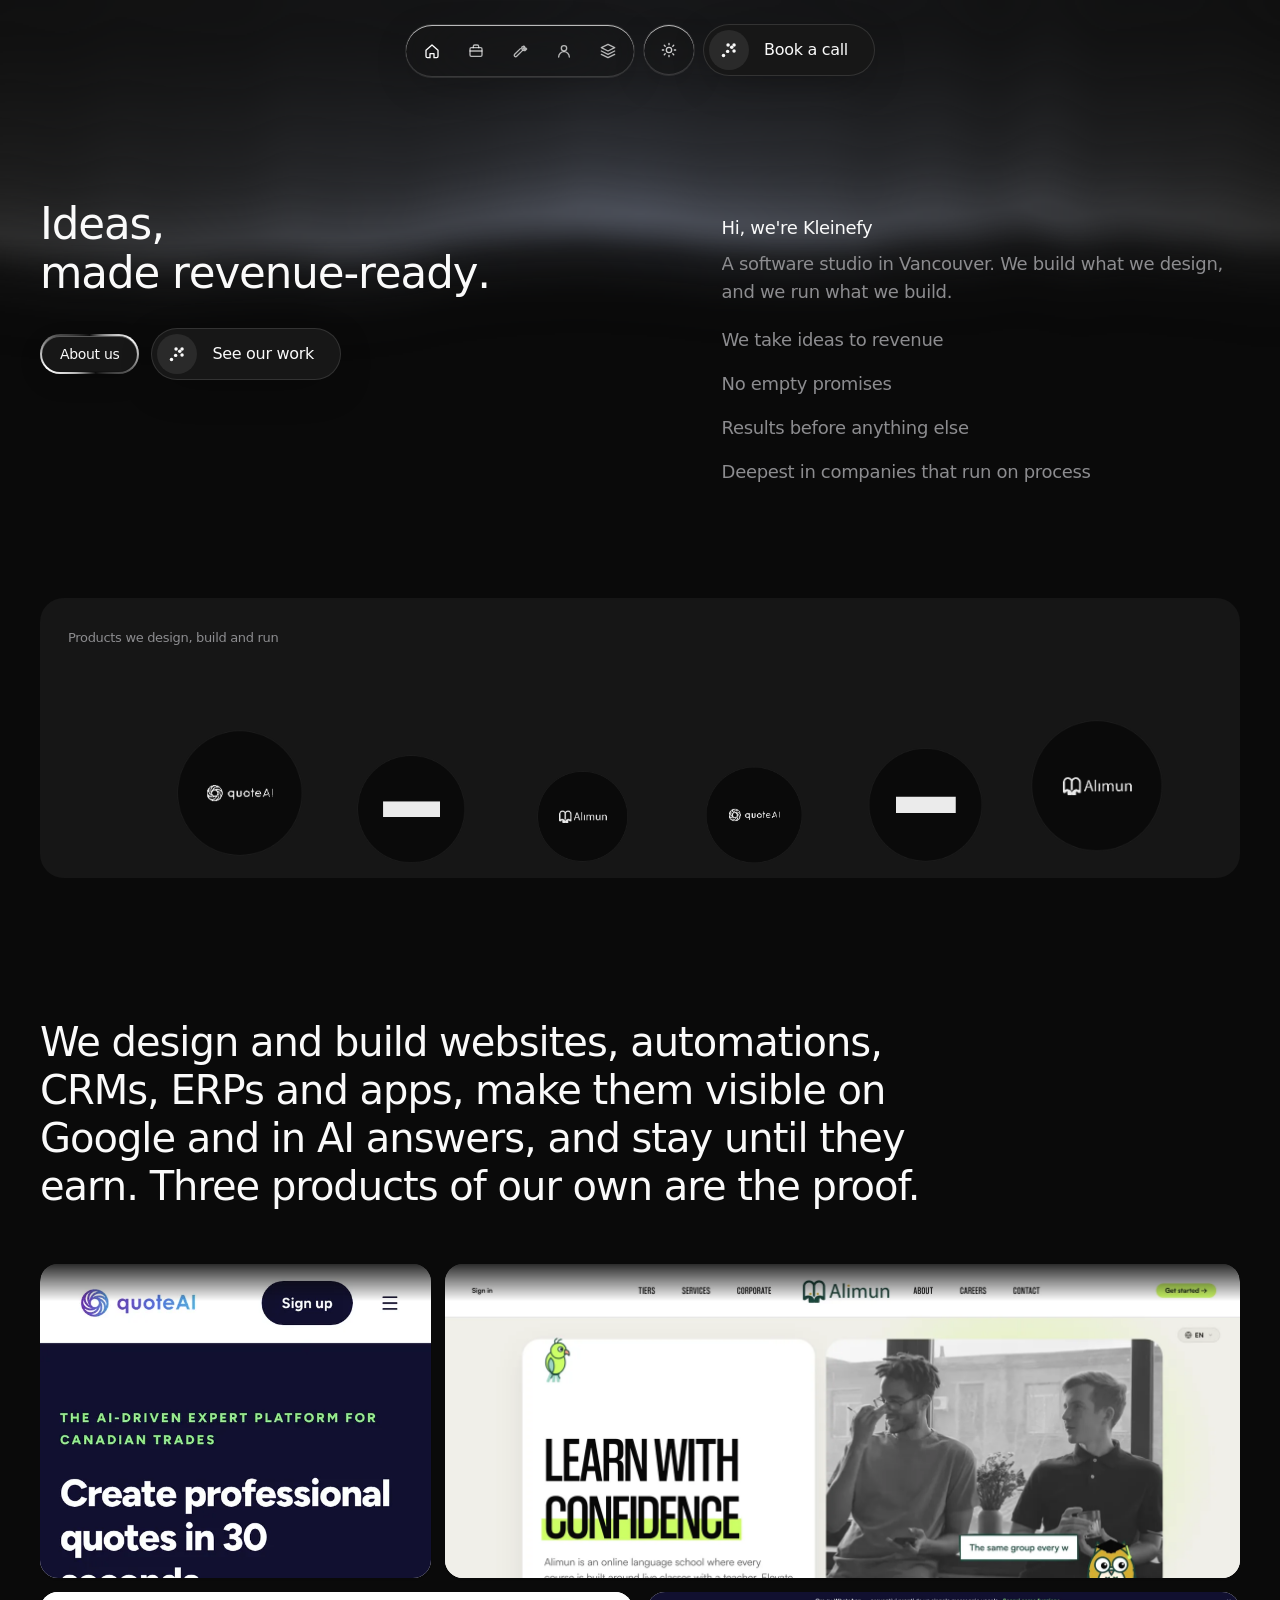
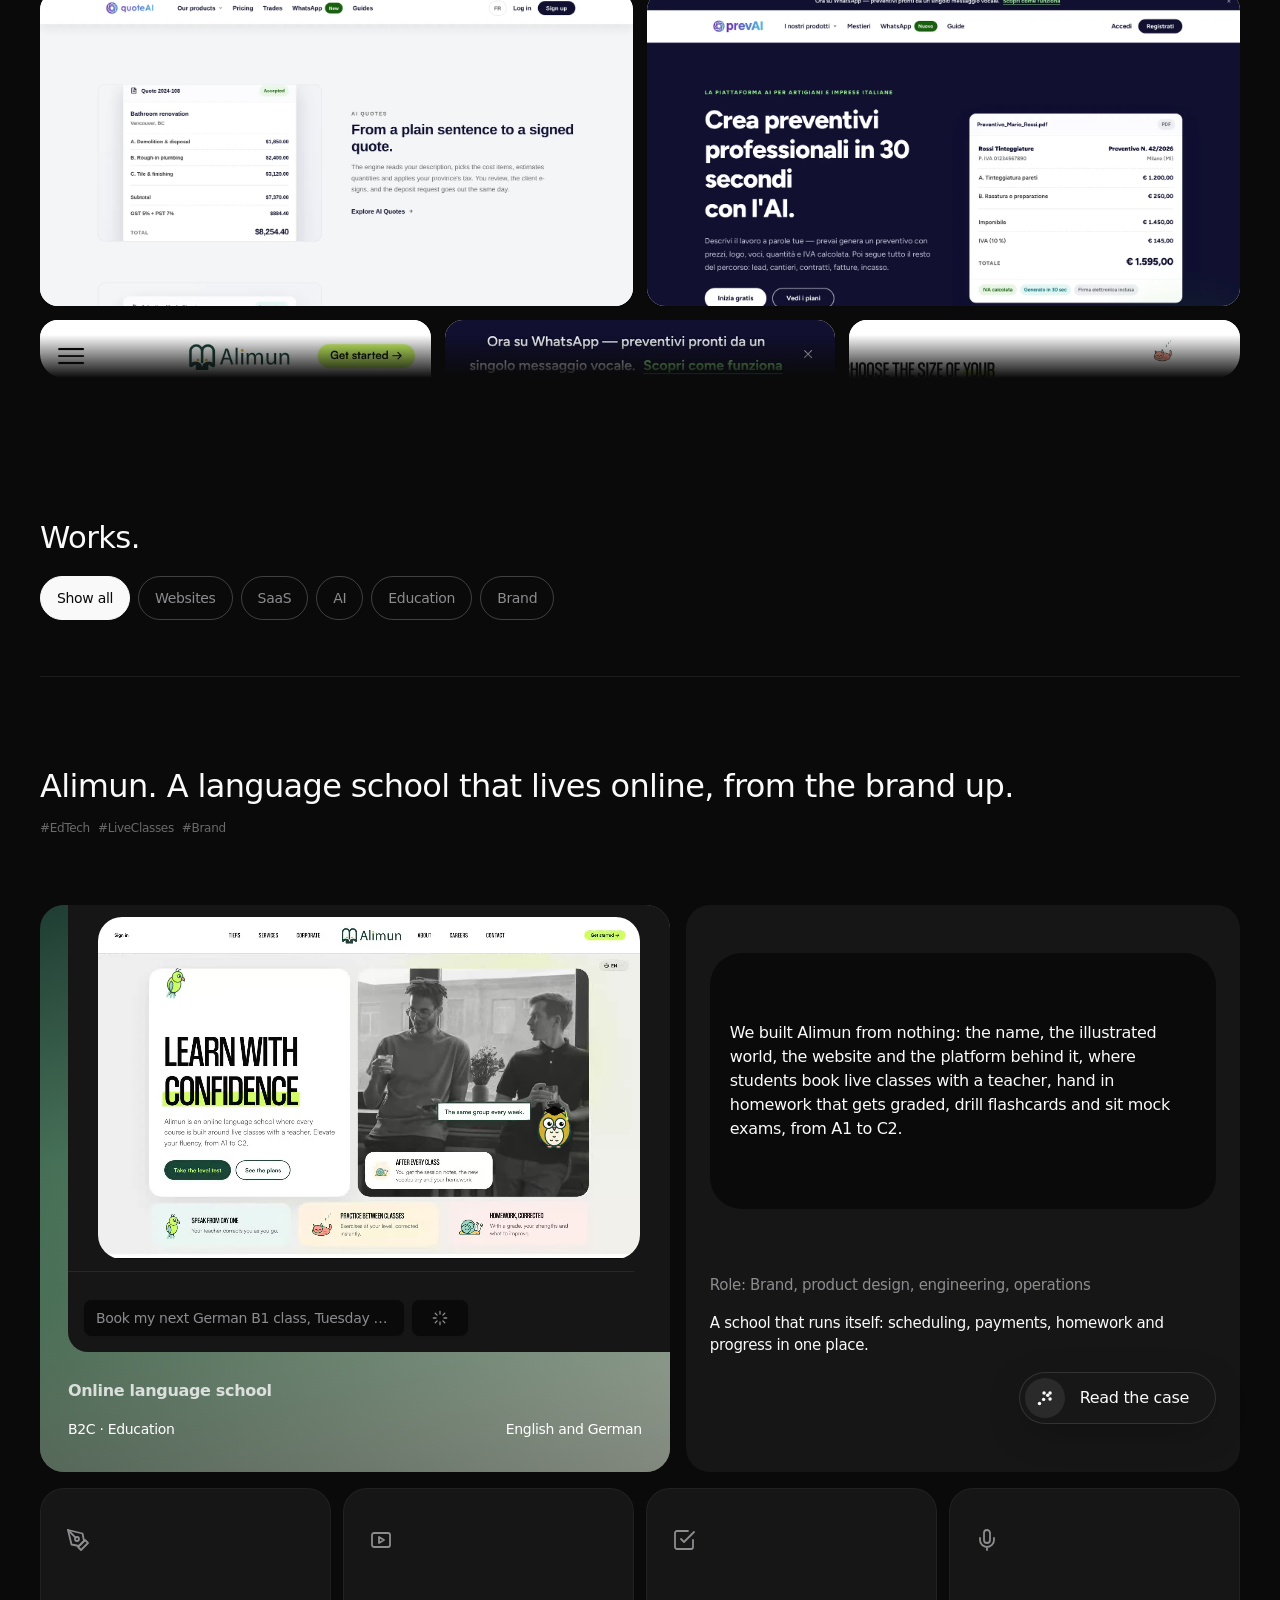
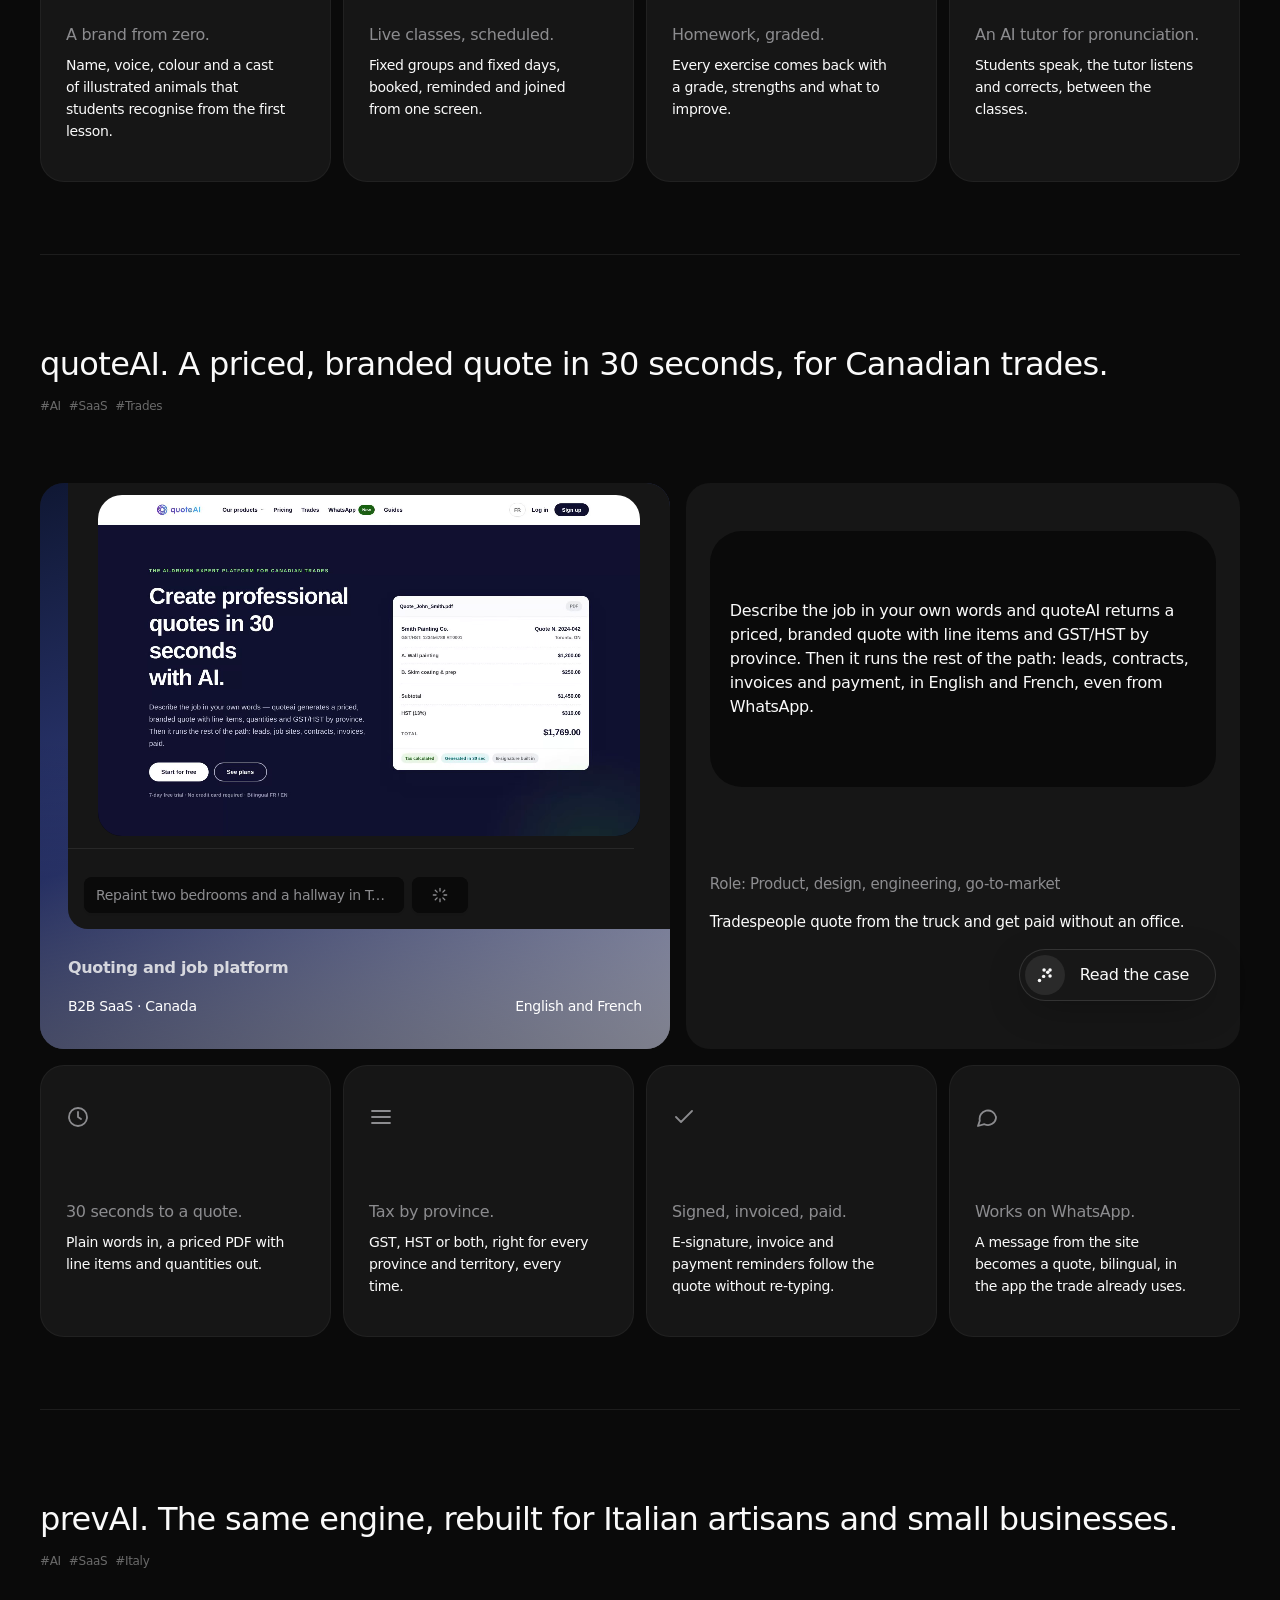
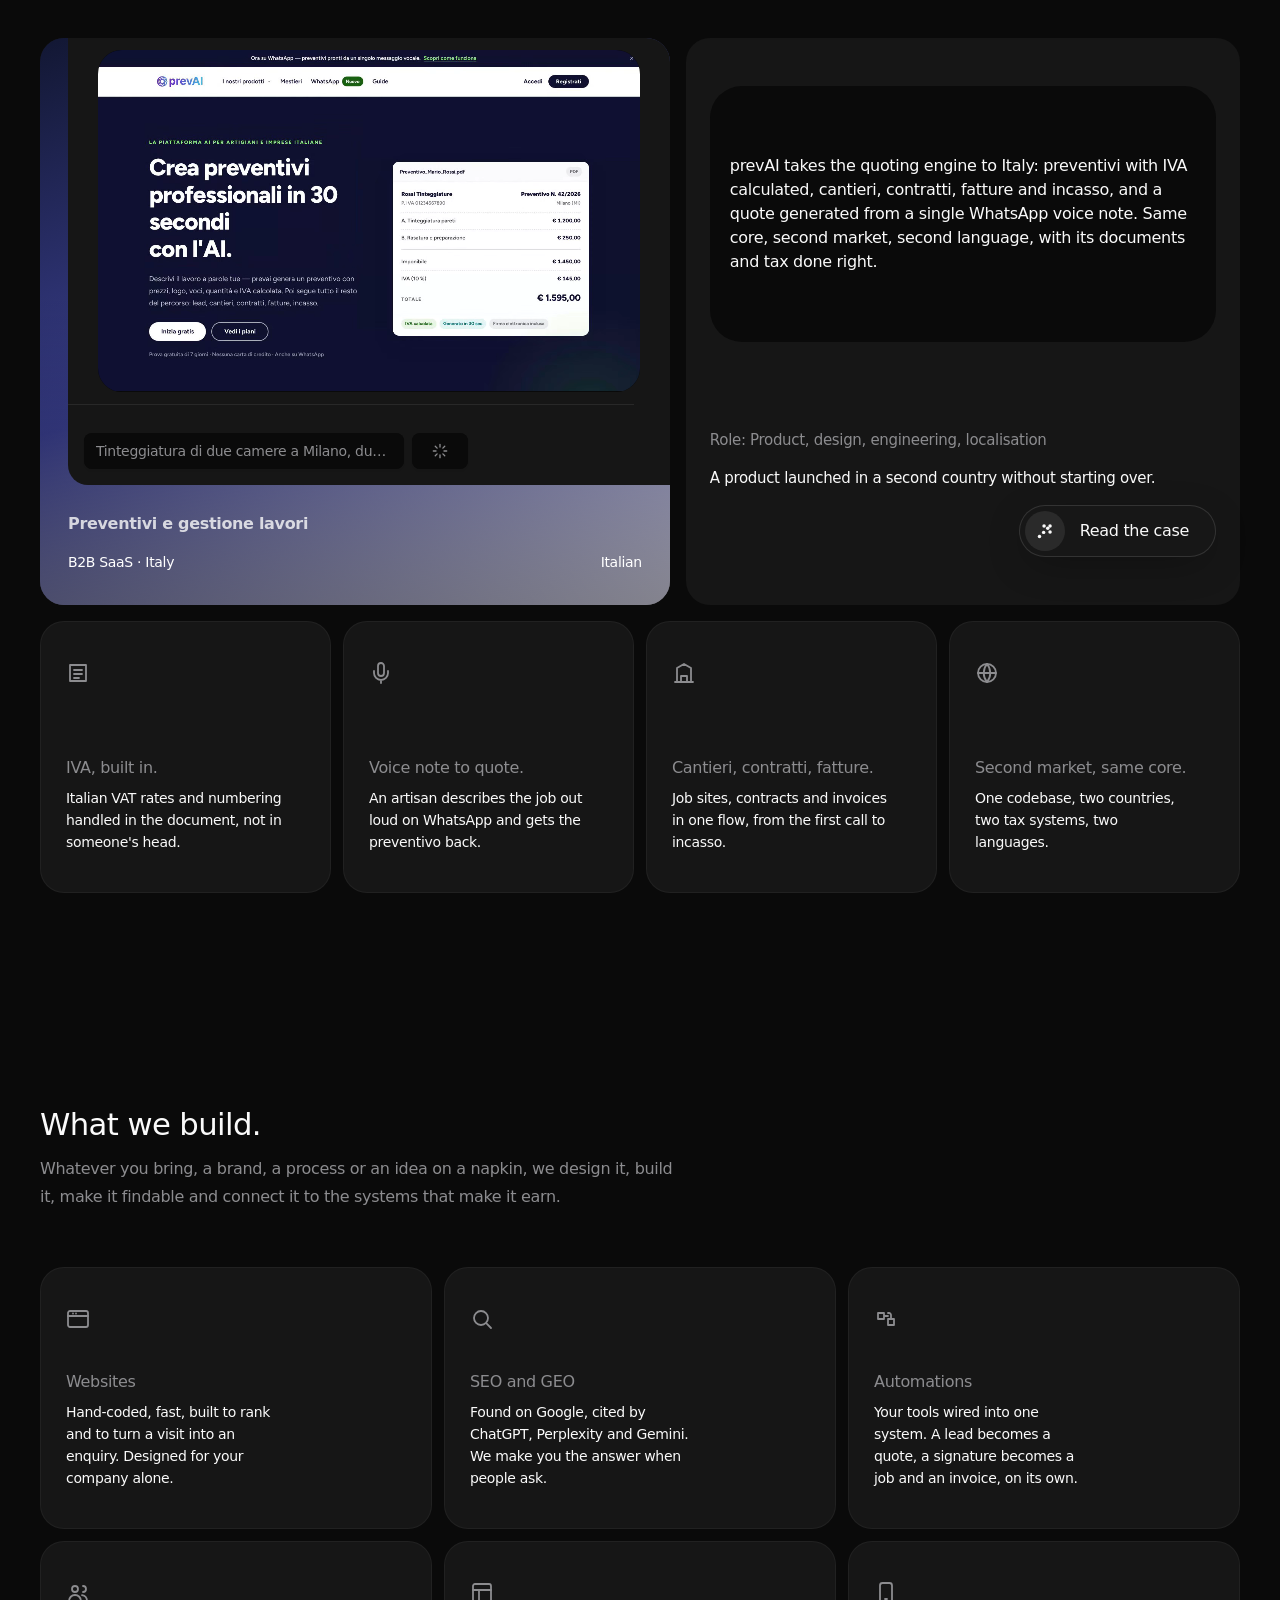
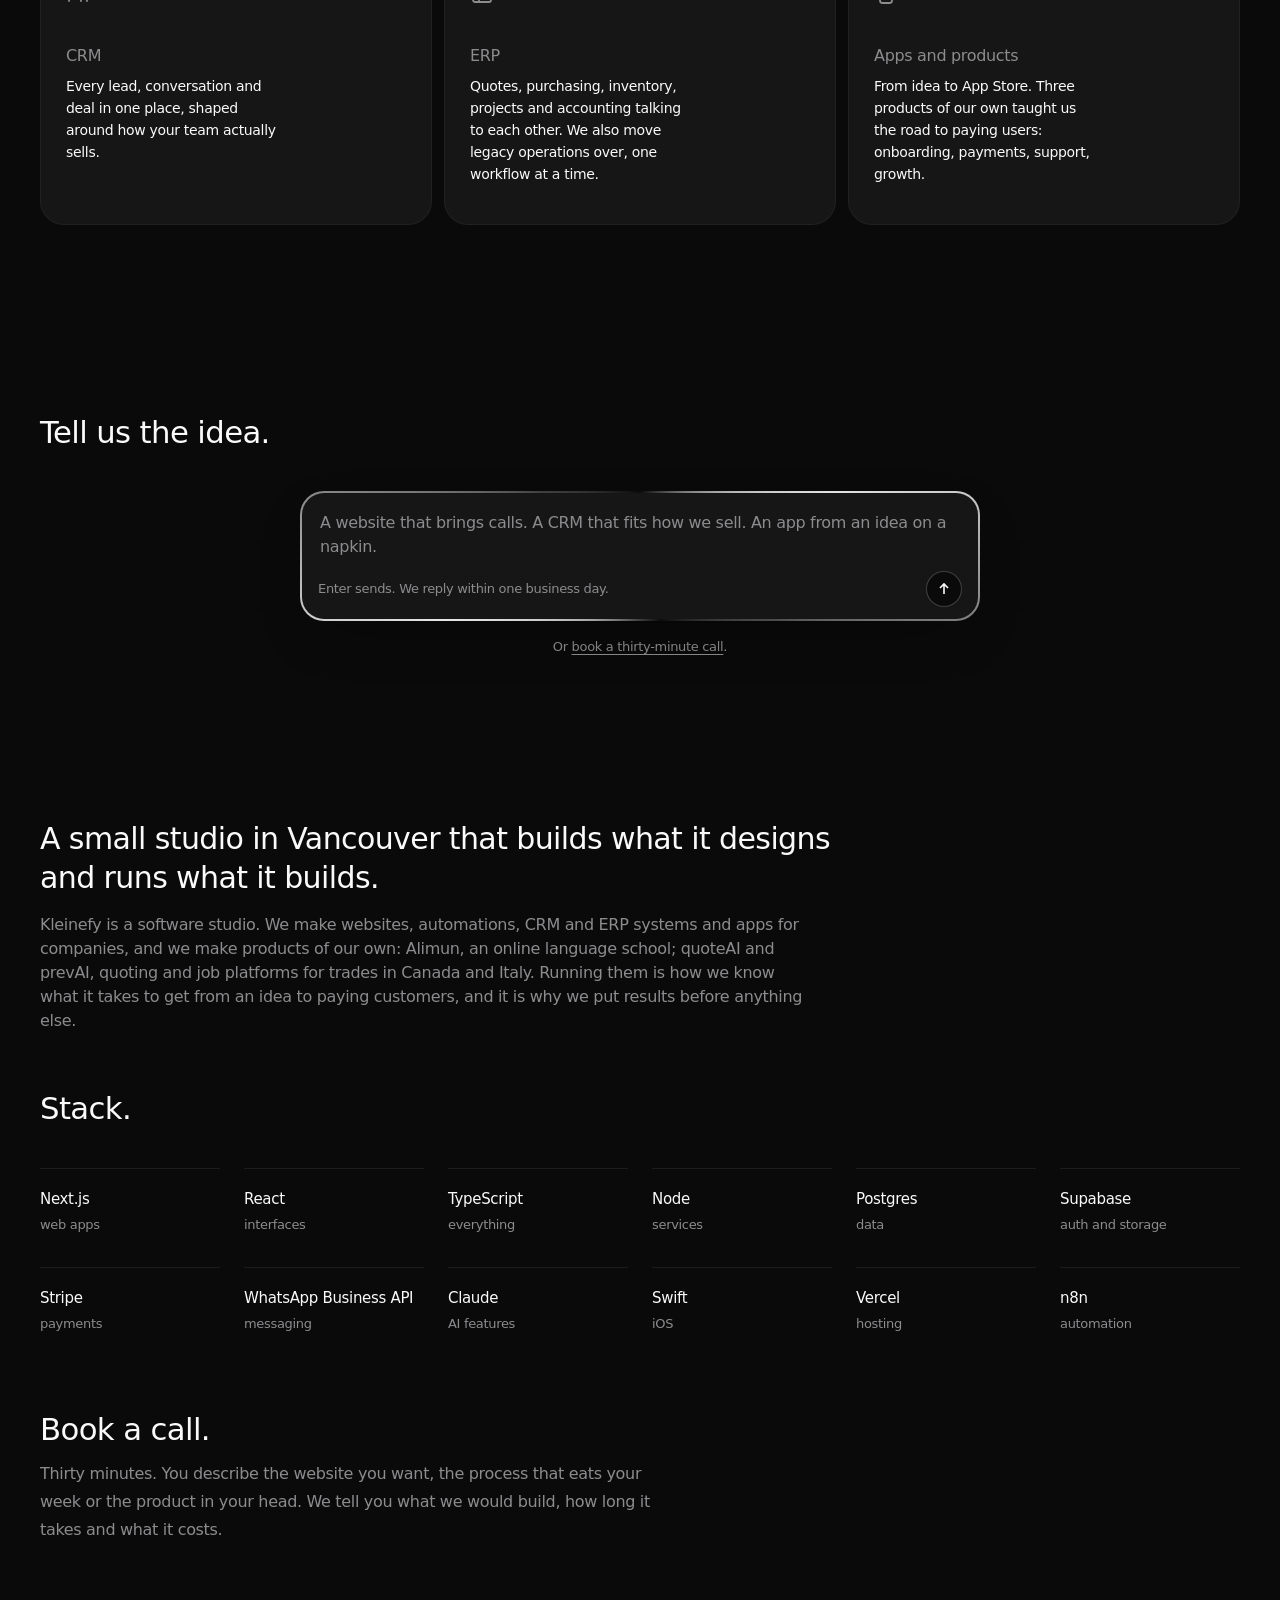
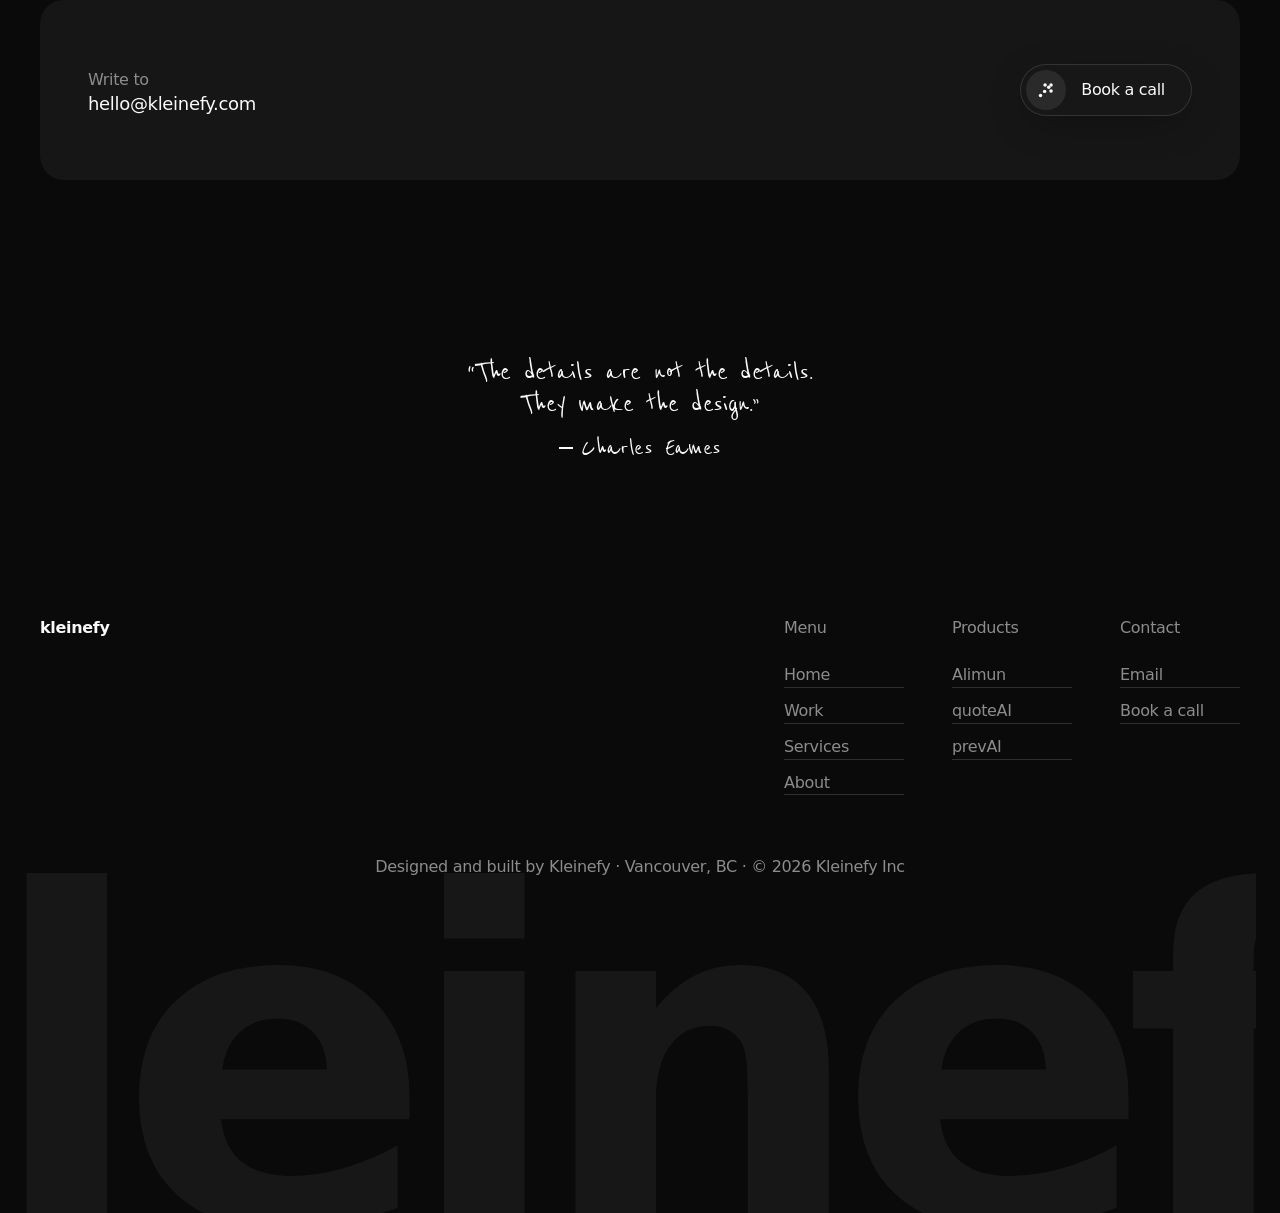
<file: index.html>
<!doctype html>
<html lang="en">
<head>
<meta charset="utf-8">
<meta name="viewport" content="width=device-width, initial-scale=1, viewport-fit=cover">
<meta name="claude:viewport-fit-sides" content="cover">
<title>Kleinefy</title>
<meta name="description" content="Kleinefy is a Vancouver software studio. We design and build websites, automations, CRM and ERP systems and apps, make them visible on Google and in AI answers, and take ideas to revenue-ready products.">
<meta property="og:title" content="Kleinefy — Ideas, made revenue-ready">
<meta property="og:description" content="Websites, SEO and GEO, automations, CRM, ERP and apps. Designed and built by one team in Vancouver.">
<meta property="og:type" content="website">
<meta property="og:image" content="https://kleinefy.com/assets/alimun-desktop.webp">
<link rel="canonical" href="https://kleinefy.com/">
<link rel="preconnect" href="https://fonts.googleapis.com">
<link rel="preconnect" href="https://fonts.gstatic.com" crossorigin>
<link rel="stylesheet" href="https://fonts.googleapis.com/css2?family=Reenie+Beanie&family=IBM+Plex+Mono:wght@400;500&display=swap">
<script type="application/ld+json">
{"@context":"https://schema.org","@graph":[
{"@type":"ProfessionalService","@id":"https://kleinefy.com/#org","name":"Kleinefy Inc","url":"https://kleinefy.com/","email":"hello@kleinefy.com","address":{"@type":"PostalAddress","addressLocality":"Vancouver","addressRegion":"BC","addressCountry":"CA"},"areaServed":["CA","US","IT"],"description":"Software studio designing and building websites, automations, CRM and ERP systems and apps, with SEO and generative engine optimization, taking ideas to revenue-ready products.","knowsAbout":["Web design","Web development","Search engine optimization","Generative engine optimization","Business process automation","CRM","ERP","Mobile app development","Product design"]},
{"@type":"WebSite","url":"https://kleinefy.com/","name":"Kleinefy","publisher":{"@id":"https://kleinefy.com/#org"}}
]}
</script>
<link rel="stylesheet" href="assets/site.css">
</head>
<body>

<header class="nav" id="nav">
  <nav class="bar glass" id="bar" aria-label="Primary">
    <button data-to="home" class="active"><svg viewBox="0 0 24 24" fill="none" stroke="currentColor" stroke-width="2" stroke-linecap="round" stroke-linejoin="round"><path d="M3 11l9-8 9 8v9a2 2 0 0 1-2 2h-4v-6H9v6H5a2 2 0 0 1-2-2z"/></svg><span class="lab"><span>Home</span></span></button>
    <button data-to="work"><svg viewBox="0 0 24 24" fill="none" stroke="currentColor" stroke-width="2" stroke-linecap="round" stroke-linejoin="round"><rect x="3" y="7" width="18" height="13" rx="2"/><path d="M8 7V5a2 2 0 0 1 2-2h4a2 2 0 0 1 2 2v2M3 12h18"/></svg><span class="lab"><span>Work</span></span></button>
    <button data-to="services"><svg viewBox="0 0 24 24" fill="none" stroke="currentColor" stroke-width="2" stroke-linecap="round" stroke-linejoin="round"><path d="M14.7 6.3a4 4 0 0 0 5 5L22 8.9 20.6 7.5l-2.3 2.3-1.5-1.5 2.3-2.3L17.7 4.6z"/><path d="M12.6 8.4 4 17a2 2 0 1 0 3 3l8.6-8.6"/></svg><span class="lab"><span>Services</span></span></button>
    <button data-to="about"><svg viewBox="0 0 24 24" fill="none" stroke="currentColor" stroke-width="2" stroke-linecap="round" stroke-linejoin="round"><circle cx="12" cy="8" r="4"/><path d="M4 21a8 8 0 0 1 16 0"/></svg><span class="lab"><span>About</span></span></button>
    <button data-to="stack"><svg viewBox="0 0 24 24" fill="none" stroke="currentColor" stroke-width="2" stroke-linecap="round" stroke-linejoin="round"><path d="m12 2 10 5-10 5L2 7z"/><path d="m2 12 10 5 10-5M2 17l10 5 10-5"/></svg><span class="lab"><span>Stack</span></span></button>
  </nav>
  <div class="menu glass" id="menu" role="menu" aria-label="Work"><div class="ls"><p>Three products, designed, built and run by us</p><a href="work/alimun.html" data-clip="assets/alimun" data-poster="assets/alimun-desktop.webp" data-cap="Online language school|alimun.com">Alimun<small>Online language school</small></a><a href="work/quoteai.html" data-clip="assets/quoteai" data-poster="assets/quoteai-desktop.webp" data-cap="Quoting and jobs for Canadian trades|quoteai.ca">quoteAI<small>Quoting and jobs for Canadian trades</small></a><a href="work/prevai.html" data-clip="assets/prevai" data-poster="assets/prevai-desktop.webp" data-cap="Preventivi e cantieri, Italia|prevai.it">prevAI<small>Preventivi e cantieri, Italia</small></a></div><div class="pv"><div class="fr"><img id="menu-poster" alt="" src="assets/alimun-desktop.webp"><video id="menu-video" muted playsinline loop preload="none"></video></div><p><span id="menu-cap1">Online language school</span><span id="menu-cap2">alimun.com</span></p></div></div>
  <button class="round glass" id="theme" type="button" aria-label="Switch between light and dark mode">
    <svg class="moon" viewBox="0 0 24 24" fill="none" stroke="currentColor" stroke-width="2" stroke-linecap="round" stroke-linejoin="round"><path d="M21 12.8A9 9 0 1 1 11.2 3a7 7 0 0 0 9.8 9.8z"/></svg>
    <svg class="sun" viewBox="0 0 24 24" fill="none" stroke="currentColor" stroke-width="2" stroke-linecap="round" stroke-linejoin="round"><circle cx="12" cy="12" r="4"/><path d="M12 2v2M12 20v2M4.9 4.9l1.4 1.4M17.7 17.7l1.4 1.4M2 12h2M20 12h2M4.9 19.1l1.4-1.4M17.7 6.3l1.4-1.4"/></svg>
  </button>
  <a class="xarrow" href="#contact" data-book>
    <span class="chip" aria-hidden="true">
      <span class="one"><svg class="dc" viewBox="0 0 24 24"><circle cx="6" cy="18" r="1.9"/><circle cx="10.5" cy="13.5" r="1.9"/><circle cx="15" cy="9" r="1.9"/><circle cx="17.5" cy="6.5" r="1.9"/><circle cx="11" cy="6.5" r="1.9"/><circle cx="17.5" cy="13" r="1.9"/></svg></span>
      <span class="trail"><svg class="dc" style="--o:1" viewBox="0 0 24 24"><circle cx="6" cy="18" r="1.9"/><circle cx="10.5" cy="13.5" r="1.9"/><circle cx="15" cy="9" r="1.9"/><circle cx="17.5" cy="6.5" r="1.9"/><circle cx="11" cy="6.5" r="1.9"/><circle cx="17.5" cy="13" r="1.9"/></svg><svg class="dc" style="--o:.75" viewBox="0 0 24 24"><circle cx="6" cy="18" r="1.9"/><circle cx="10.5" cy="13.5" r="1.9"/><circle cx="15" cy="9" r="1.9"/><circle cx="17.5" cy="6.5" r="1.9"/><circle cx="11" cy="6.5" r="1.9"/><circle cx="17.5" cy="13" r="1.9"/></svg><svg class="dc" style="--o:.5" viewBox="0 0 24 24"><circle cx="6" cy="18" r="1.9"/><circle cx="10.5" cy="13.5" r="1.9"/><circle cx="15" cy="9" r="1.9"/><circle cx="17.5" cy="6.5" r="1.9"/><circle cx="11" cy="6.5" r="1.9"/><circle cx="17.5" cy="13" r="1.9"/></svg><svg class="dc" style="--o:.3" viewBox="0 0 24 24"><circle cx="6" cy="18" r="1.9"/><circle cx="10.5" cy="13.5" r="1.9"/><circle cx="15" cy="9" r="1.9"/><circle cx="17.5" cy="6.5" r="1.9"/><circle cx="11" cy="6.5" r="1.9"/><circle cx="17.5" cy="13" r="1.9"/></svg><svg class="dc" style="--o:.15" viewBox="0 0 24 24"><circle cx="6" cy="18" r="1.9"/><circle cx="10.5" cy="13.5" r="1.9"/><circle cx="15" cy="9" r="1.9"/><circle cx="17.5" cy="6.5" r="1.9"/><circle cx="11" cy="6.5" r="1.9"/><circle cx="17.5" cy="13" r="1.9"/></svg></span>
    </span>
    <span class="txt">Book a call</span>
  </a>
</header>
<nav class="rail" id="rail" aria-label="Sections on this page">
  <a href="#home" data-s="home"><i></i><b>01 · Home</b></a>
  <a href="#work" data-s="work"><i></i><b>02 · Work</b></a>
  <a href="#services" data-s="services"><i></i><b>03 · Services</b></a>
  <a href="#about" data-s="about"><i></i><b>04 · About</b></a>
  <a href="#stack" data-s="stack"><i></i><b>05 · Stack</b></a>
  <a href="#contact" data-s="contact"><i></i><b>06 · Contact</b></a>
</nav>

<main>

<section class="hero" id="home">
  <div class="sky" id="sky" data-scene="aurora" aria-hidden="true">
    <canvas id="aurora"></canvas>
    <div class="skyblue" id="skyblue"></div>
    <div class="clouds" id="clouds">
      <div class="cloud" style="top:8%;--s:1.1;animation-duration:70s;animation-delay:-10s"><i></i><i></i><i></i></div>
      <div class="cloud" style="top:22%;--s:.8;animation-duration:90s;animation-delay:-45s"><i></i><i></i><i></i></div>
      <div class="cloud" style="top:4%;--s:.7;animation-duration:110s;animation-delay:-80s"><i></i><i></i><i></i></div>
      <div class="cloud" style="top:30%;--s:1;animation-duration:80s;animation-delay:-30s"><i></i><i></i><i></i></div>
      <div class="cloud" style="top:14%;--s:.6;animation-duration:120s;animation-delay:-60s"><i></i><i></i><i></i></div>
    </div>
    <canvas id="precip"></canvas>
    <canvas id="rays"></canvas>
  </div>
  <div class="wrap">
    <div class="lft">
      <h1 class="vapor" id="vapor" aria-label="Ideas, made revenue-ready. We take you to the next level. No empty promises. Results before anything else."></h1>
      <div class="acts">
        <a class="metal" href="#about"><span class="rim" aria-hidden="true"></span><span class="sheen" aria-hidden="true"></span><span class="face" aria-hidden="true"></span><span class="edge" aria-hidden="true"></span><span class="in">About us</span></a>
        <a class="xarrow" href="#work"><span class="chip" aria-hidden="true"><span class="one"><svg class="dc" viewBox="0 0 24 24"><circle cx="6" cy="18" r="1.9"/><circle cx="10.5" cy="13.5" r="1.9"/><circle cx="15" cy="9" r="1.9"/><circle cx="17.5" cy="6.5" r="1.9"/><circle cx="11" cy="6.5" r="1.9"/><circle cx="17.5" cy="13" r="1.9"/></svg></span><span class="trail"><svg class="dc" style="--o:1" viewBox="0 0 24 24"><circle cx="6" cy="18" r="1.9"/><circle cx="10.5" cy="13.5" r="1.9"/><circle cx="15" cy="9" r="1.9"/><circle cx="17.5" cy="6.5" r="1.9"/><circle cx="11" cy="6.5" r="1.9"/><circle cx="17.5" cy="13" r="1.9"/></svg><svg class="dc" style="--o:.75" viewBox="0 0 24 24"><circle cx="6" cy="18" r="1.9"/><circle cx="10.5" cy="13.5" r="1.9"/><circle cx="15" cy="9" r="1.9"/><circle cx="17.5" cy="6.5" r="1.9"/><circle cx="11" cy="6.5" r="1.9"/><circle cx="17.5" cy="13" r="1.9"/></svg><svg class="dc" style="--o:.5" viewBox="0 0 24 24"><circle cx="6" cy="18" r="1.9"/><circle cx="10.5" cy="13.5" r="1.9"/><circle cx="15" cy="9" r="1.9"/><circle cx="17.5" cy="6.5" r="1.9"/><circle cx="11" cy="6.5" r="1.9"/><circle cx="17.5" cy="13" r="1.9"/></svg><svg class="dc" style="--o:.3" viewBox="0 0 24 24"><circle cx="6" cy="18" r="1.9"/><circle cx="10.5" cy="13.5" r="1.9"/><circle cx="15" cy="9" r="1.9"/><circle cx="17.5" cy="6.5" r="1.9"/><circle cx="11" cy="6.5" r="1.9"/><circle cx="17.5" cy="13" r="1.9"/></svg><svg class="dc" style="--o:.15" viewBox="0 0 24 24"><circle cx="6" cy="18" r="1.9"/><circle cx="10.5" cy="13.5" r="1.9"/><circle cx="15" cy="9" r="1.9"/><circle cx="17.5" cy="6.5" r="1.9"/><circle cx="11" cy="6.5" r="1.9"/><circle cx="17.5" cy="13" r="1.9"/></svg></span></span><span class="txt">See our work</span></a>
      </div>
    </div>
    <div class="rgt">
      <ul class="acc" id="acc">
        <li class="open"><button type="button" aria-expanded="true">Hi, we're Kleinefy</button><div><p><span>A software studio in Vancouver. We build what we design, and we run what we build.</span></p></div></li>
        <li><button type="button" aria-expanded="false">We take ideas to revenue</button><div><p><span>Brand, product, payments, search presence and the operations behind it. We stop when it earns, not when it ships.</span></p></div></li>
        <li><button type="button" aria-expanded="false">No empty promises</button><div><p><span>Three products with paying users are our proof. Before we promise you anything, you can use what we made for ourselves.</span></p></div></li>
        <li><button type="button" aria-expanded="false">Results before anything else</button><div><p><span>Fast pages that rank. Onboarding that converts. Invoices and tax that are right in every region. Numbers you can check.</span></p></div></li>
        <li><button type="button" aria-expanded="false">Deepest in companies that run on process</button><div><p><span>Construction, trades, schools and services: anyone who quotes, schedules, delivers and bills. We modernise legacy operations without stopping them.</span></p></div></li>
      </ul>
    </div>
  </div>
</section>

<div class="frame">
  <div class="band">
    <p>Products we design, build and run</p>
    <div class="cyl" id="cyl" aria-label="Our products">
      <div class="it" aria-label="Alimun"><img src="assets/logos/alimun.png" alt="Alimun"></div>
      <div class="it" aria-label="quoteAI"><img src="assets/logos/quoteai.png" alt="quoteAI"></div>
      <div class="it" aria-label="prevAI"><img src="assets/logos/prevai.png" alt="prevAI"></div>
      <div class="it" aria-label="Alimun"><img src="assets/logos/alimun.png" alt=""></div>
      <div class="it" aria-label="quoteAI"><img src="assets/logos/quoteai.png" alt=""></div>
      <div class="it" aria-label="prevAI"><img src="assets/logos/prevai.png" alt=""></div>
    </div>
  </div>

  <p class="statement">We design and build websites, automations, CRMs, ERPs and apps, make them visible on Google and in AI answers, and stay until they earn. Three products of our own are the proof.</p>

  <div class="wall" aria-label="Screens from our products">
    <div class="g">
      <div class="t c2 r2"><img src="assets/quoteai-mobile.webp" alt="quoteAI on a phone" loading="lazy"></div>
      <div class="t c4 r2"><img src="assets/alimun-desktop.webp" alt="Alimun homepage" loading="lazy"></div>
      <div class="t c3 r2"><img src="assets/quoteai-s3.webp" alt="A quoteAI quote" loading="lazy"></div>
      <div class="t c3 r2"><img src="assets/prevai-desktop.webp" alt="prevAI homepage" loading="lazy"></div>
      <div class="t c2 r2"><img src="assets/alimun-mobile.webp" alt="Alimun on a phone" loading="lazy"></div>
      <div class="t c2 r2"><img src="assets/prevai-mobile.webp" alt="prevAI on a phone" loading="lazy"></div>
      <div class="t c2 r2"><img src="assets/alimun-s3.webp" alt="Alimun plans" loading="lazy"></div>
      <div class="t c3 r2"><img src="assets/quoteai-s2.webp" alt="quoteAI platform" loading="lazy"></div>
      <div class="t c3 r2"><img src="assets/prevai-s2.webp" alt="prevAI platform" loading="lazy"></div>
    </div>
  </div>
</div>

<section id="work">
  <div class="frame">
    <div class="sec">
      <h2 class="h2">Works.</h2>
      <div class="pills" role="group" aria-label="Filter works"><button class="pill on" data-f="all" type="button">Show all</button><button class="pill" data-f="websites" type="button">Websites</button><button class="pill" data-f="saas" type="button">SaaS</button><button class="pill" data-f="ai" type="button">AI</button><button class="pill" data-f="education" type="button">Education</button><button class="pill" data-f="brand" type="button">Brand</button></div>
    </div>
  </div>
  <article class="show" aria-labelledby="t-alimun" data-tags="websites education brand">
    <div class="frame">
      <div class="rule"></div>
      <header class="sec" style="padding-bottom:40px">
        <h3 id="t-alimun">Alimun. A language school that lives online, from the brand up.</h3>
        <ul class="tags"><li>#EdTech</li><li>#LiveClasses</li><li>#Brand</li></ul>
      </header>
    </div>
    <div class="frame">
      <div class="stage-grid">
        <div class="stage" style="--bd:linear-gradient(160deg,#1f3d33,#5b8a6a 50%,#dfe9d8)">
          <div class="inner">
            <div class="media vid" data-video><video muted playsinline loop preload="none" poster="assets/alimun-desktop.webp" data-mp4="assets/alimun.mp4" data-webm="assets/alimun.webm" aria-label="The Alimun website"></video></div>
            <div class="prompt"><p><span>Book my next German B1 class, Tuesday at 18:00</span></p><b aria-hidden="true"><svg viewBox="0 0 24 24" fill="none" stroke="currentColor" stroke-width="2" stroke-linecap="round"><path d="M12 2v4M12 18v4M4.9 4.9l2.8 2.8M16.3 16.3l2.8 2.8M2 12h4M18 12h4M4.9 19.1l2.8-2.8M16.3 7.7l2.8-2.8"/></svg></b></div>
          </div>
          <div class="meta"><b>Online language school</b><p><span>B2C · Education</span><span>English and German</span></p></div>
        </div>
        <div class="brief">
          <p class="sum">We built Alimun from nothing: the name, the illustrated world, the website and the platform behind it, where students book live classes with a teacher, hand in homework that gets graded, drill flashcards and sit mock exams, from A1 to C2.</p>
          <div class="foot">
            <p class="mutedfg">Role: Brand, product design, engineering, operations</p>
            <p>A school that runs itself: scheduling, payments, homework and progress in one place.</p>
            <a class="xarrow" href="work/alimun.html"><span class="chip" aria-hidden="true"><span class="one"><svg class="dc" viewBox="0 0 24 24"><circle cx="6" cy="18" r="1.9"/><circle cx="10.5" cy="13.5" r="1.9"/><circle cx="15" cy="9" r="1.9"/><circle cx="17.5" cy="6.5" r="1.9"/><circle cx="11" cy="6.5" r="1.9"/><circle cx="17.5" cy="13" r="1.9"/></svg></span><span class="trail"><svg class="dc" style="--o:1" viewBox="0 0 24 24"><circle cx="6" cy="18" r="1.9"/><circle cx="10.5" cy="13.5" r="1.9"/><circle cx="15" cy="9" r="1.9"/><circle cx="17.5" cy="6.5" r="1.9"/><circle cx="11" cy="6.5" r="1.9"/><circle cx="17.5" cy="13" r="1.9"/></svg><svg class="dc" style="--o:.75" viewBox="0 0 24 24"><circle cx="6" cy="18" r="1.9"/><circle cx="10.5" cy="13.5" r="1.9"/><circle cx="15" cy="9" r="1.9"/><circle cx="17.5" cy="6.5" r="1.9"/><circle cx="11" cy="6.5" r="1.9"/><circle cx="17.5" cy="13" r="1.9"/></svg><svg class="dc" style="--o:.5" viewBox="0 0 24 24"><circle cx="6" cy="18" r="1.9"/><circle cx="10.5" cy="13.5" r="1.9"/><circle cx="15" cy="9" r="1.9"/><circle cx="17.5" cy="6.5" r="1.9"/><circle cx="11" cy="6.5" r="1.9"/><circle cx="17.5" cy="13" r="1.9"/></svg><svg class="dc" style="--o:.3" viewBox="0 0 24 24"><circle cx="6" cy="18" r="1.9"/><circle cx="10.5" cy="13.5" r="1.9"/><circle cx="15" cy="9" r="1.9"/><circle cx="17.5" cy="6.5" r="1.9"/><circle cx="11" cy="6.5" r="1.9"/><circle cx="17.5" cy="13" r="1.9"/></svg><svg class="dc" style="--o:.15" viewBox="0 0 24 24"><circle cx="6" cy="18" r="1.9"/><circle cx="10.5" cy="13.5" r="1.9"/><circle cx="15" cy="9" r="1.9"/><circle cx="17.5" cy="6.5" r="1.9"/><circle cx="11" cy="6.5" r="1.9"/><circle cx="17.5" cy="13" r="1.9"/></svg></span></span><span class="txt">Read the case</span></a>
          </div>
        </div>
      </div>
      <ul class="hl">
        <li class="card"><svg viewBox="0 0 24 24" fill="none" stroke="currentColor" stroke-width="1.8" stroke-linecap="round" stroke-linejoin="round"><path d="M12 19l7-7 3 3-7 7-3-3z"/><path d="M18 13l-1.5-7.5L2 2l3.5 14.5L13 18l5-5z"/><path d="M2 2l7.6 7.6"/><circle cx="11" cy="11" r="2"/></svg><div><h4>A brand from zero.</h4><p>Name, voice, colour and a cast of illustrated animals that students recognise from the first lesson.</p></div></li>
        <li class="card"><svg viewBox="0 0 24 24" fill="none" stroke="currentColor" stroke-width="1.8" stroke-linecap="round" stroke-linejoin="round"><rect x="3" y="5" width="18" height="14" rx="2"/><path d="M10 9l5 3-5 3z"/></svg><div><h4>Live classes, scheduled.</h4><p>Fixed groups and fixed days, booked, reminded and joined from one screen.</p></div></li>
        <li class="card"><svg viewBox="0 0 24 24" fill="none" stroke="currentColor" stroke-width="1.8" stroke-linecap="round" stroke-linejoin="round"><path d="M9 11l3 3L22 4"/><path d="M21 12v7a2 2 0 0 1-2 2H5a2 2 0 0 1-2-2V5a2 2 0 0 1 2-2h11"/></svg><div><h4>Homework, graded.</h4><p>Every exercise comes back with a grade, strengths and what to improve.</p></div></li>
        <li class="card"><svg viewBox="0 0 24 24" fill="none" stroke="currentColor" stroke-width="1.8" stroke-linecap="round" stroke-linejoin="round"><path d="M12 2a3 3 0 0 0-3 3v7a3 3 0 0 0 6 0V5a3 3 0 0 0-3-3z"/><path d="M19 10v2a7 7 0 0 1-14 0v-2M12 19v3"/></svg><div><h4>An AI tutor for pronunciation.</h4><p>Students speak, the tutor listens and corrects, between the classes.</p></div></li>
      </ul>
    </div>
  </article>

  <article class="show" aria-labelledby="t-quoteai" data-tags="saas ai websites">
    <div class="frame">
      <div class="rule"></div>
      <header class="sec" style="padding-bottom:40px">
        <h3 id="t-quoteai">quoteAI. A priced, branded quote in 30 seconds, for Canadian trades.</h3>
        <ul class="tags"><li>#AI</li><li>#SaaS</li><li>#Trades</li></ul>
      </header>
    </div>
    <div class="frame">
      <div class="stage-grid">
        <div class="stage" style="--bd:linear-gradient(160deg,#0f1733,#2f3b7a 50%,#d9dcf2)">
          <div class="inner">
            <div class="media vid" data-video><video muted playsinline loop preload="none" poster="assets/quoteai-desktop.webp" data-mp4="assets/quoteai.mp4" data-webm="assets/quoteai.webm" aria-label="The quoteAI website"></video></div>
            <div class="prompt"><p><span>Repaint two bedrooms and a hallway in Toronto, two coats</span></p><b aria-hidden="true"><svg viewBox="0 0 24 24" fill="none" stroke="currentColor" stroke-width="2" stroke-linecap="round"><path d="M12 2v4M12 18v4M4.9 4.9l2.8 2.8M16.3 16.3l2.8 2.8M2 12h4M18 12h4M4.9 19.1l2.8-2.8M16.3 7.7l2.8-2.8"/></svg></b></div>
          </div>
          <div class="meta"><b>Quoting and job platform</b><p><span>B2B SaaS · Canada</span><span>English and French</span></p></div>
        </div>
        <div class="brief">
          <p class="sum">Describe the job in your own words and quoteAI returns a priced, branded quote with line items and GST/HST by province. Then it runs the rest of the path: leads, contracts, invoices and payment, in English and French, even from WhatsApp.</p>
          <div class="foot">
            <p class="mutedfg">Role: Product, design, engineering, go-to-market</p>
            <p>Tradespeople quote from the truck and get paid without an office.</p>
            <a class="xarrow" href="work/quoteai.html"><span class="chip" aria-hidden="true"><span class="one"><svg class="dc" viewBox="0 0 24 24"><circle cx="6" cy="18" r="1.9"/><circle cx="10.5" cy="13.5" r="1.9"/><circle cx="15" cy="9" r="1.9"/><circle cx="17.5" cy="6.5" r="1.9"/><circle cx="11" cy="6.5" r="1.9"/><circle cx="17.5" cy="13" r="1.9"/></svg></span><span class="trail"><svg class="dc" style="--o:1" viewBox="0 0 24 24"><circle cx="6" cy="18" r="1.9"/><circle cx="10.5" cy="13.5" r="1.9"/><circle cx="15" cy="9" r="1.9"/><circle cx="17.5" cy="6.5" r="1.9"/><circle cx="11" cy="6.5" r="1.9"/><circle cx="17.5" cy="13" r="1.9"/></svg><svg class="dc" style="--o:.75" viewBox="0 0 24 24"><circle cx="6" cy="18" r="1.9"/><circle cx="10.5" cy="13.5" r="1.9"/><circle cx="15" cy="9" r="1.9"/><circle cx="17.5" cy="6.5" r="1.9"/><circle cx="11" cy="6.5" r="1.9"/><circle cx="17.5" cy="13" r="1.9"/></svg><svg class="dc" style="--o:.5" viewBox="0 0 24 24"><circle cx="6" cy="18" r="1.9"/><circle cx="10.5" cy="13.5" r="1.9"/><circle cx="15" cy="9" r="1.9"/><circle cx="17.5" cy="6.5" r="1.9"/><circle cx="11" cy="6.5" r="1.9"/><circle cx="17.5" cy="13" r="1.9"/></svg><svg class="dc" style="--o:.3" viewBox="0 0 24 24"><circle cx="6" cy="18" r="1.9"/><circle cx="10.5" cy="13.5" r="1.9"/><circle cx="15" cy="9" r="1.9"/><circle cx="17.5" cy="6.5" r="1.9"/><circle cx="11" cy="6.5" r="1.9"/><circle cx="17.5" cy="13" r="1.9"/></svg><svg class="dc" style="--o:.15" viewBox="0 0 24 24"><circle cx="6" cy="18" r="1.9"/><circle cx="10.5" cy="13.5" r="1.9"/><circle cx="15" cy="9" r="1.9"/><circle cx="17.5" cy="6.5" r="1.9"/><circle cx="11" cy="6.5" r="1.9"/><circle cx="17.5" cy="13" r="1.9"/></svg></span></span><span class="txt">Read the case</span></a>
          </div>
        </div>
      </div>
      <ul class="hl">
        <li class="card"><svg viewBox="0 0 24 24" fill="none" stroke="currentColor" stroke-width="1.8" stroke-linecap="round" stroke-linejoin="round"><circle cx="12" cy="12" r="9"/><path d="M12 7v5l3 2"/></svg><div><h4>30 seconds to a quote.</h4><p>Plain words in, a priced PDF with line items and quantities out.</p></div></li>
        <li class="card"><svg viewBox="0 0 24 24" fill="none" stroke="currentColor" stroke-width="1.8" stroke-linecap="round" stroke-linejoin="round"><path d="M3 12h18M3 6h18M3 18h18"/></svg><div><h4>Tax by province.</h4><p>GST, HST or both, right for every province and territory, every time.</p></div></li>
        <li class="card"><svg viewBox="0 0 24 24" fill="none" stroke="currentColor" stroke-width="1.8" stroke-linecap="round" stroke-linejoin="round"><path d="M20 6L9 17l-5-5"/></svg><div><h4>Signed, invoiced, paid.</h4><p>E-signature, invoice and payment reminders follow the quote without re-typing.</p></div></li>
        <li class="card"><svg viewBox="0 0 24 24" fill="none" stroke="currentColor" stroke-width="1.8" stroke-linecap="round" stroke-linejoin="round"><path d="M21 12a8 8 0 0 1-11.6 7.2L3 21l1.8-5.4A8 8 0 1 1 21 12z"/></svg><div><h4>Works on WhatsApp.</h4><p>A message from the site becomes a quote, bilingual, in the app the trade already uses.</p></div></li>
      </ul>
    </div>
  </article>

  <article class="show" aria-labelledby="t-prevai" data-tags="saas ai">
    <div class="frame">
      <div class="rule"></div>
      <header class="sec" style="padding-bottom:40px">
        <h3 id="t-prevai">prevAI. The same engine, rebuilt for Italian artisans and small businesses.</h3>
        <ul class="tags"><li>#AI</li><li>#SaaS</li><li>#Italy</li></ul>
      </header>
    </div>
    <div class="frame">
      <div class="stage-grid">
        <div class="stage" style="--bd:linear-gradient(160deg,#121733,#3a3f8f 50%,#e3e2f4)">
          <div class="inner">
            <div class="media vid" data-video><video muted playsinline loop preload="none" poster="assets/prevai-desktop.webp" data-mp4="assets/prevai.mp4" data-webm="assets/prevai.webm" aria-label="The prevAI website"></video></div>
            <div class="prompt"><p><span>Tinteggiatura di due camere a Milano, due mani</span></p><b aria-hidden="true"><svg viewBox="0 0 24 24" fill="none" stroke="currentColor" stroke-width="2" stroke-linecap="round"><path d="M12 2v4M12 18v4M4.9 4.9l2.8 2.8M16.3 16.3l2.8 2.8M2 12h4M18 12h4M4.9 19.1l2.8-2.8M16.3 7.7l2.8-2.8"/></svg></b></div>
          </div>
          <div class="meta"><b>Preventivi e gestione lavori</b><p><span>B2B SaaS · Italy</span><span>Italian</span></p></div>
        </div>
        <div class="brief">
          <p class="sum">prevAI takes the quoting engine to Italy: preventivi with IVA calculated, cantieri, contratti, fatture and incasso, and a quote generated from a single WhatsApp voice note. Same core, second market, second language, with its documents and tax done right.</p>
          <div class="foot">
            <p class="mutedfg">Role: Product, design, engineering, localisation</p>
            <p>A product launched in a second country without starting over.</p>
            <a class="xarrow" href="work/prevai.html"><span class="chip" aria-hidden="true"><span class="one"><svg class="dc" viewBox="0 0 24 24"><circle cx="6" cy="18" r="1.9"/><circle cx="10.5" cy="13.5" r="1.9"/><circle cx="15" cy="9" r="1.9"/><circle cx="17.5" cy="6.5" r="1.9"/><circle cx="11" cy="6.5" r="1.9"/><circle cx="17.5" cy="13" r="1.9"/></svg></span><span class="trail"><svg class="dc" style="--o:1" viewBox="0 0 24 24"><circle cx="6" cy="18" r="1.9"/><circle cx="10.5" cy="13.5" r="1.9"/><circle cx="15" cy="9" r="1.9"/><circle cx="17.5" cy="6.5" r="1.9"/><circle cx="11" cy="6.5" r="1.9"/><circle cx="17.5" cy="13" r="1.9"/></svg><svg class="dc" style="--o:.75" viewBox="0 0 24 24"><circle cx="6" cy="18" r="1.9"/><circle cx="10.5" cy="13.5" r="1.9"/><circle cx="15" cy="9" r="1.9"/><circle cx="17.5" cy="6.5" r="1.9"/><circle cx="11" cy="6.5" r="1.9"/><circle cx="17.5" cy="13" r="1.9"/></svg><svg class="dc" style="--o:.5" viewBox="0 0 24 24"><circle cx="6" cy="18" r="1.9"/><circle cx="10.5" cy="13.5" r="1.9"/><circle cx="15" cy="9" r="1.9"/><circle cx="17.5" cy="6.5" r="1.9"/><circle cx="11" cy="6.5" r="1.9"/><circle cx="17.5" cy="13" r="1.9"/></svg><svg class="dc" style="--o:.3" viewBox="0 0 24 24"><circle cx="6" cy="18" r="1.9"/><circle cx="10.5" cy="13.5" r="1.9"/><circle cx="15" cy="9" r="1.9"/><circle cx="17.5" cy="6.5" r="1.9"/><circle cx="11" cy="6.5" r="1.9"/><circle cx="17.5" cy="13" r="1.9"/></svg><svg class="dc" style="--o:.15" viewBox="0 0 24 24"><circle cx="6" cy="18" r="1.9"/><circle cx="10.5" cy="13.5" r="1.9"/><circle cx="15" cy="9" r="1.9"/><circle cx="17.5" cy="6.5" r="1.9"/><circle cx="11" cy="6.5" r="1.9"/><circle cx="17.5" cy="13" r="1.9"/></svg></span></span><span class="txt">Read the case</span></a>
          </div>
        </div>
      </div>
      <ul class="hl">
        <li class="card"><svg viewBox="0 0 24 24" fill="none" stroke="currentColor" stroke-width="1.8" stroke-linecap="round" stroke-linejoin="round"><path d="M4 4h16v16H4z"/><path d="M8 9h8M8 13h8M8 17h5"/></svg><div><h4>IVA, built in.</h4><p>Italian VAT rates and numbering handled in the document, not in someone's head.</p></div></li>
        <li class="card"><svg viewBox="0 0 24 24" fill="none" stroke="currentColor" stroke-width="1.8" stroke-linecap="round" stroke-linejoin="round"><path d="M12 2a3 3 0 0 0-3 3v7a3 3 0 0 0 6 0V5a3 3 0 0 0-3-3z"/><path d="M19 10v2a7 7 0 0 1-14 0v-2M12 19v3"/></svg><div><h4>Voice note to quote.</h4><p>An artisan describes the job out loud on WhatsApp and gets the preventivo back.</p></div></li>
        <li class="card"><svg viewBox="0 0 24 24" fill="none" stroke="currentColor" stroke-width="1.8" stroke-linecap="round" stroke-linejoin="round"><path d="M3 21h18M5 21V7l7-4 7 4v14M9 21v-6h6v6"/></svg><div><h4>Cantieri, contratti, fatture.</h4><p>Job sites, contracts and invoices in one flow, from the first call to incasso.</p></div></li>
        <li class="card"><svg viewBox="0 0 24 24" fill="none" stroke="currentColor" stroke-width="1.8" stroke-linecap="round" stroke-linejoin="round"><circle cx="12" cy="12" r="9"/><path d="M3 12h18M12 3a14 14 0 0 1 0 18M12 3a14 14 0 0 0 0 18"/></svg><div><h4>Second market, same core.</h4><p>One codebase, two countries, two tax systems, two languages.</p></div></li>
      </ul>
    </div>
  </article>
</section>

<section id="services">
  <div class="frame">
    <div class="sec">
      <h2 class="h2">What we build.</h2>
      <p class="lead">Whatever you bring, a brand, a process or an idea on a napkin, we design it, build it, make it findable and connect it to the systems that make it earn.</p>
    </div>
    <ul class="svc">
      <li class="card tight"><svg viewBox="0 0 24 24" fill="none" stroke="currentColor" stroke-width="1.8" stroke-linecap="round" stroke-linejoin="round"><rect x="2" y="4" width="20" height="16" rx="2"/><path d="M2 9h20M7 6.5h.01M10 6.5h.01"/></svg><div><h4>Websites</h4><p>Hand-coded, fast, built to rank and to turn a visit into an enquiry. Designed for your company alone.</p></div></li>
      <li class="card tight"><svg viewBox="0 0 24 24" fill="none" stroke="currentColor" stroke-width="1.8" stroke-linecap="round" stroke-linejoin="round"><circle cx="11" cy="11" r="7"/><path d="m21 21-4.3-4.3"/></svg><div><h4>SEO and GEO</h4><p>Found on Google, cited by ChatGPT, Perplexity and Gemini. We make you the answer when people ask.</p></div></li>
      <li class="card tight"><svg viewBox="0 0 24 24" fill="none" stroke="currentColor" stroke-width="1.8" stroke-linecap="round" stroke-linejoin="round"><path d="M4 6h6v6H4zM14 12h6v6h-6zM10 9h4M17 12V8a2 2 0 0 0-2-2h-1"/></svg><div><h4>Automations</h4><p>Your tools wired into one system. A lead becomes a quote, a signature becomes a job and an invoice, on its own.</p></div></li>
      <li class="card tight"><svg viewBox="0 0 24 24" fill="none" stroke="currentColor" stroke-width="1.8" stroke-linecap="round" stroke-linejoin="round"><circle cx="9" cy="8" r="3"/><path d="M3 20a6 6 0 0 1 12 0M17 11a3 3 0 1 0 0-6M21 20a6 6 0 0 0-5-5.9"/></svg><div><h4>CRM</h4><p>Every lead, conversation and deal in one place, shaped around how your team actually sells.</p></div></li>
      <li class="card tight"><svg viewBox="0 0 24 24" fill="none" stroke="currentColor" stroke-width="1.8" stroke-linecap="round" stroke-linejoin="round"><rect x="3" y="3" width="18" height="18" rx="2"/><path d="M3 9h18M9 21V9"/></svg><div><h4>ERP</h4><p>Quotes, purchasing, inventory, projects and accounting talking to each other. We also move legacy operations over, one workflow at a time.</p></div></li>
      <li class="card tight"><svg viewBox="0 0 24 24" fill="none" stroke="currentColor" stroke-width="1.8" stroke-linecap="round" stroke-linejoin="round"><rect x="6" y="2" width="12" height="20" rx="2.5"/><path d="M11 18h2"/></svg><div><h4>Apps and products</h4><p>From idea to App Store. Three products of our own taught us the road to paying users: onboarding, payments, support, growth.</p></div></li>
    </ul>
  </div>
</section>

<section id="ask-sec">
  <div class="frame">
    <div class="sec" style="padding-bottom:0"><h2 class="h2">Tell us the idea.</h2></div>
    <div class="ask">
      <form id="ask" novalidate><span class="rim" aria-hidden="true"></span><div class="in"><label class="sr" for="ask-t">Describe what you want to build</label><textarea id="ask-t" rows="2" placeholder="A website that brings calls. A CRM that fits how we sell. An app from an idea on a napkin."></textarea><div class="row"><span>Enter sends. We reply within one business day.</span><button class="send" type="submit" aria-label="Send"><svg viewBox="0 0 16 16" fill="none" stroke="currentColor" stroke-width="1.6"><path d="M8 13V3M4 7l4-4 4 4"/></svg></button></div></div></form>
      <small>Or <a href="#contact" data-book style="text-decoration:underline;text-underline-offset:3px">book a thirty-minute call</a>.</small>
    </div>
  </div>
</section>

<section id="about" class="about">
  <div class="frame">
    <div class="sec">
      <h2>A small studio in Vancouver that builds what it designs and runs what it builds.</h2>
      <p>Kleinefy is a software studio. We make websites, automations, CRM and ERP systems and apps for companies, and we make products of our own: Alimun, an online language school; quoteAI and prevAI, quoting and job platforms for trades in Canada and Italy. Running them is how we know what it takes to get from an idea to paying customers, and it is why we put results before anything else.</p>
    </div>
  </div>
</section>

<section id="stack">
  <div class="frame">
    <div class="sec" style="padding-top:0">
      <h2 class="h2">Stack.</h2>
      <div class="stackgrid">
        <div>Next.js<small>web apps</small></div><div>React<small>interfaces</small></div><div>TypeScript<small>everything</small></div><div>Node<small>services</small></div><div>Postgres<small>data</small></div><div>Supabase<small>auth and storage</small></div>
        <div>Stripe<small>payments</small></div><div>WhatsApp Business API<small>messaging</small></div><div>Claude<small>AI features</small></div><div>Swift<small>iOS</small></div><div>Vercel<small>hosting</small></div><div>n8n<small>automation</small></div>
      </div>
    </div>
  </div>
</section>

<section id="contact" class="contact">
  <div class="frame">
    <div class="sec" style="padding-top:0">
      <h2 class="h2">Book a call.</h2>
      <p class="lead">Thirty minutes. You describe the website you want, the process that eats your week or the product in your head. We tell you what we would build, how long it takes and what it costs.</p>
    </div>
    <div class="box">
      <div><p class="mutedfg">Write to</p><p class="mail">hello@kleinefy.com</p></div>
      <a class="xarrow" href="#contact" data-book><span class="chip" aria-hidden="true"><span class="one"><svg class="dc" viewBox="0 0 24 24"><circle cx="6" cy="18" r="1.9"/><circle cx="10.5" cy="13.5" r="1.9"/><circle cx="15" cy="9" r="1.9"/><circle cx="17.5" cy="6.5" r="1.9"/><circle cx="11" cy="6.5" r="1.9"/><circle cx="17.5" cy="13" r="1.9"/></svg></span><span class="trail"><svg class="dc" style="--o:1" viewBox="0 0 24 24"><circle cx="6" cy="18" r="1.9"/><circle cx="10.5" cy="13.5" r="1.9"/><circle cx="15" cy="9" r="1.9"/><circle cx="17.5" cy="6.5" r="1.9"/><circle cx="11" cy="6.5" r="1.9"/><circle cx="17.5" cy="13" r="1.9"/></svg><svg class="dc" style="--o:.75" viewBox="0 0 24 24"><circle cx="6" cy="18" r="1.9"/><circle cx="10.5" cy="13.5" r="1.9"/><circle cx="15" cy="9" r="1.9"/><circle cx="17.5" cy="6.5" r="1.9"/><circle cx="11" cy="6.5" r="1.9"/><circle cx="17.5" cy="13" r="1.9"/></svg><svg class="dc" style="--o:.5" viewBox="0 0 24 24"><circle cx="6" cy="18" r="1.9"/><circle cx="10.5" cy="13.5" r="1.9"/><circle cx="15" cy="9" r="1.9"/><circle cx="17.5" cy="6.5" r="1.9"/><circle cx="11" cy="6.5" r="1.9"/><circle cx="17.5" cy="13" r="1.9"/></svg><svg class="dc" style="--o:.3" viewBox="0 0 24 24"><circle cx="6" cy="18" r="1.9"/><circle cx="10.5" cy="13.5" r="1.9"/><circle cx="15" cy="9" r="1.9"/><circle cx="17.5" cy="6.5" r="1.9"/><circle cx="11" cy="6.5" r="1.9"/><circle cx="17.5" cy="13" r="1.9"/></svg><svg class="dc" style="--o:.15" viewBox="0 0 24 24"><circle cx="6" cy="18" r="1.9"/><circle cx="10.5" cy="13.5" r="1.9"/><circle cx="15" cy="9" r="1.9"/><circle cx="17.5" cy="6.5" r="1.9"/><circle cx="11" cy="6.5" r="1.9"/><circle cx="17.5" cy="13" r="1.9"/></svg></span></span><span class="txt">Book a call</span></a>
    </div>
  </div>
</section>

</main>

<footer>
  <div class="col">
    <figure class="hw" id="hw" data-quote="The details are not the details. They make the design." data-by="Charles Eames"></figure>
    <div class="fl">
      <div class="row">
        <span class="brandmark">kleinefy</span>
        <div class="cols">
          <nav aria-label="Menu"><p>Menu</p><ul><li><a href="#home" data-scramble>Home</a></li><li><a href="#work" data-scramble>Work</a></li><li><a href="#services" data-scramble>Services</a></li><li><a href="#about" data-scramble>About</a></li></ul></nav>
          <nav aria-label="Products"><p>Products</p><ul><li><a href="https://alimun.com" target="_blank" rel="noopener" data-scramble>Alimun</a></li><li><a href="https://quoteai.ca" target="_blank" rel="noopener" data-scramble>quoteAI</a></li><li><a href="https://prevai.it" target="_blank" rel="noopener" data-scramble>prevAI</a></li></ul></nav>
          <nav aria-label="Contact"><p>Contact</p><ul><li><a href="mailto:hello@kleinefy.com" data-scramble>Email</a></li><li><a href="#contact" data-scramble data-book>Book a call</a></li></ul></nav>
        </div>
      </div>
      <p class="credit">Designed and built by Kleinefy · Vancouver, BC · © 2026 Kleinefy Inc</p>
      <p class="wm" aria-hidden="true">kleinefy</p>
    </div>
  </div>
</footer>
<script src="assets/site.js" defer></script>
</body>
</html>
</file>
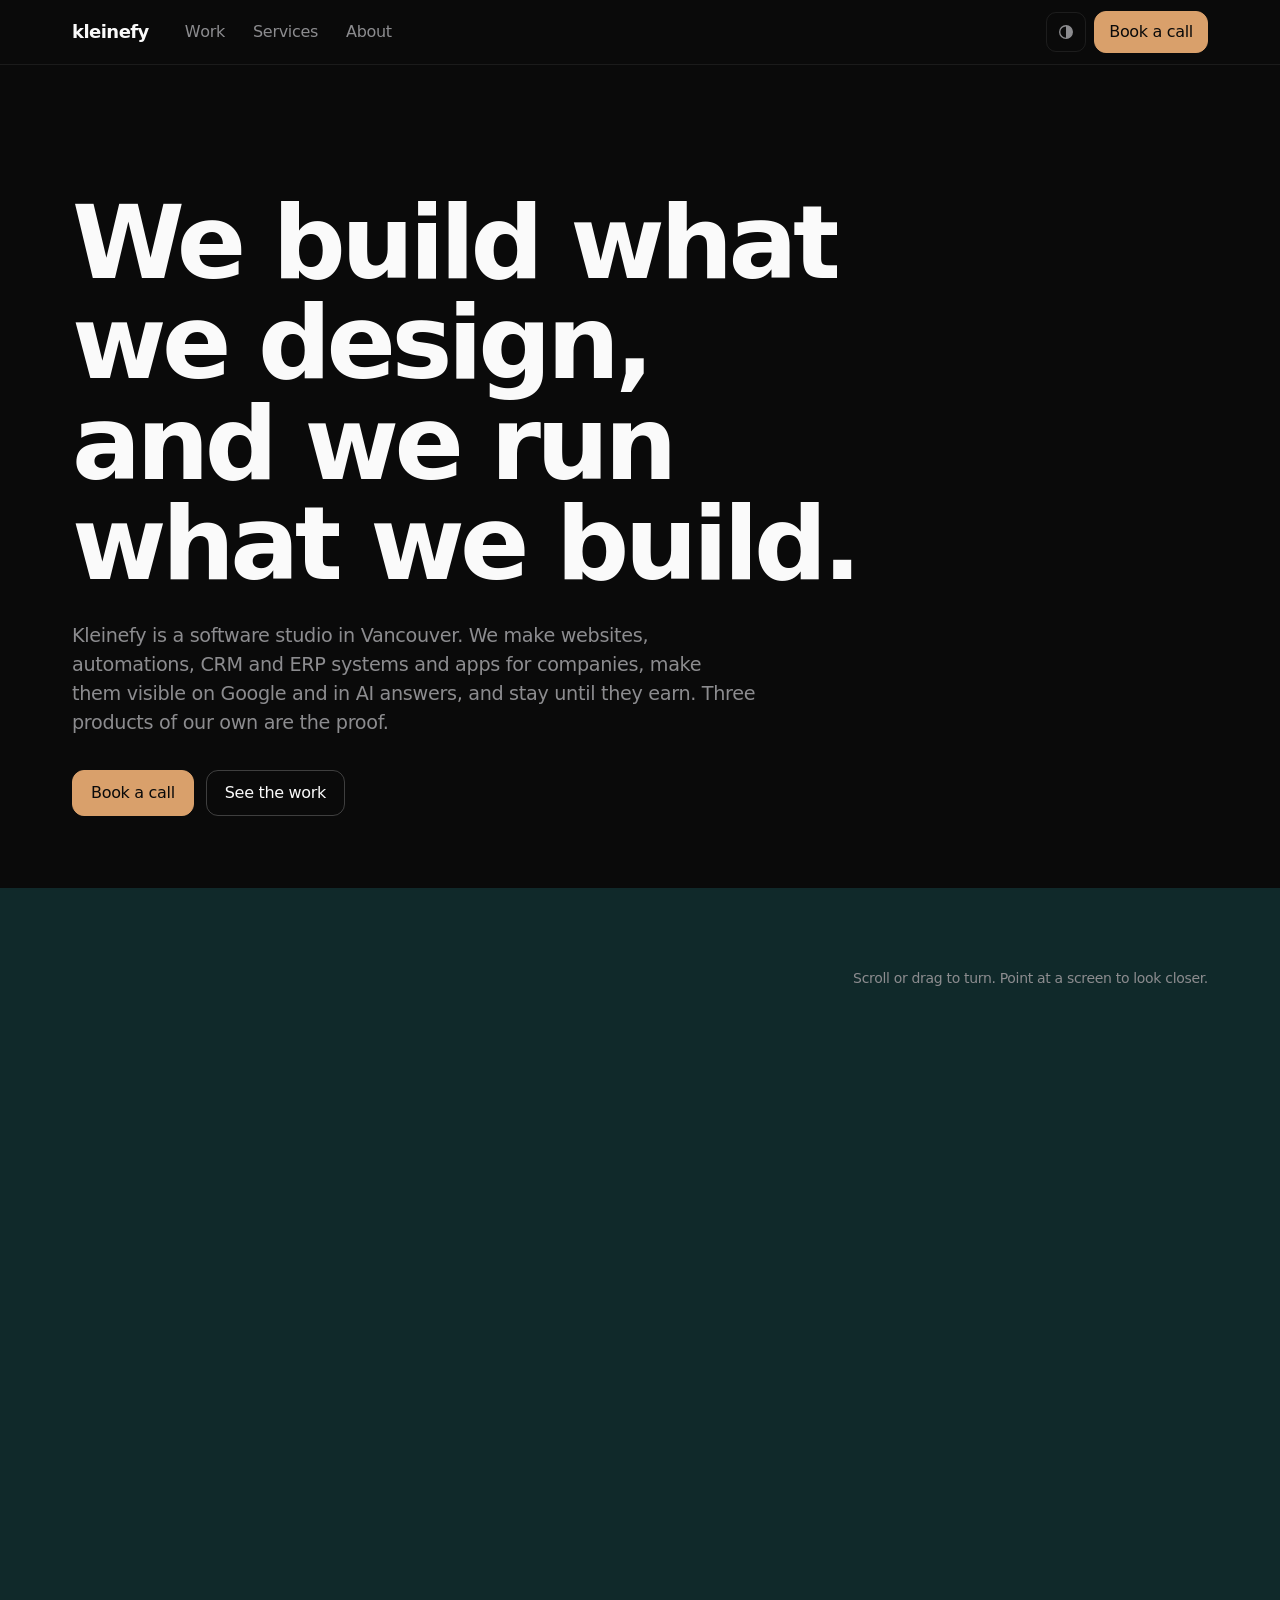
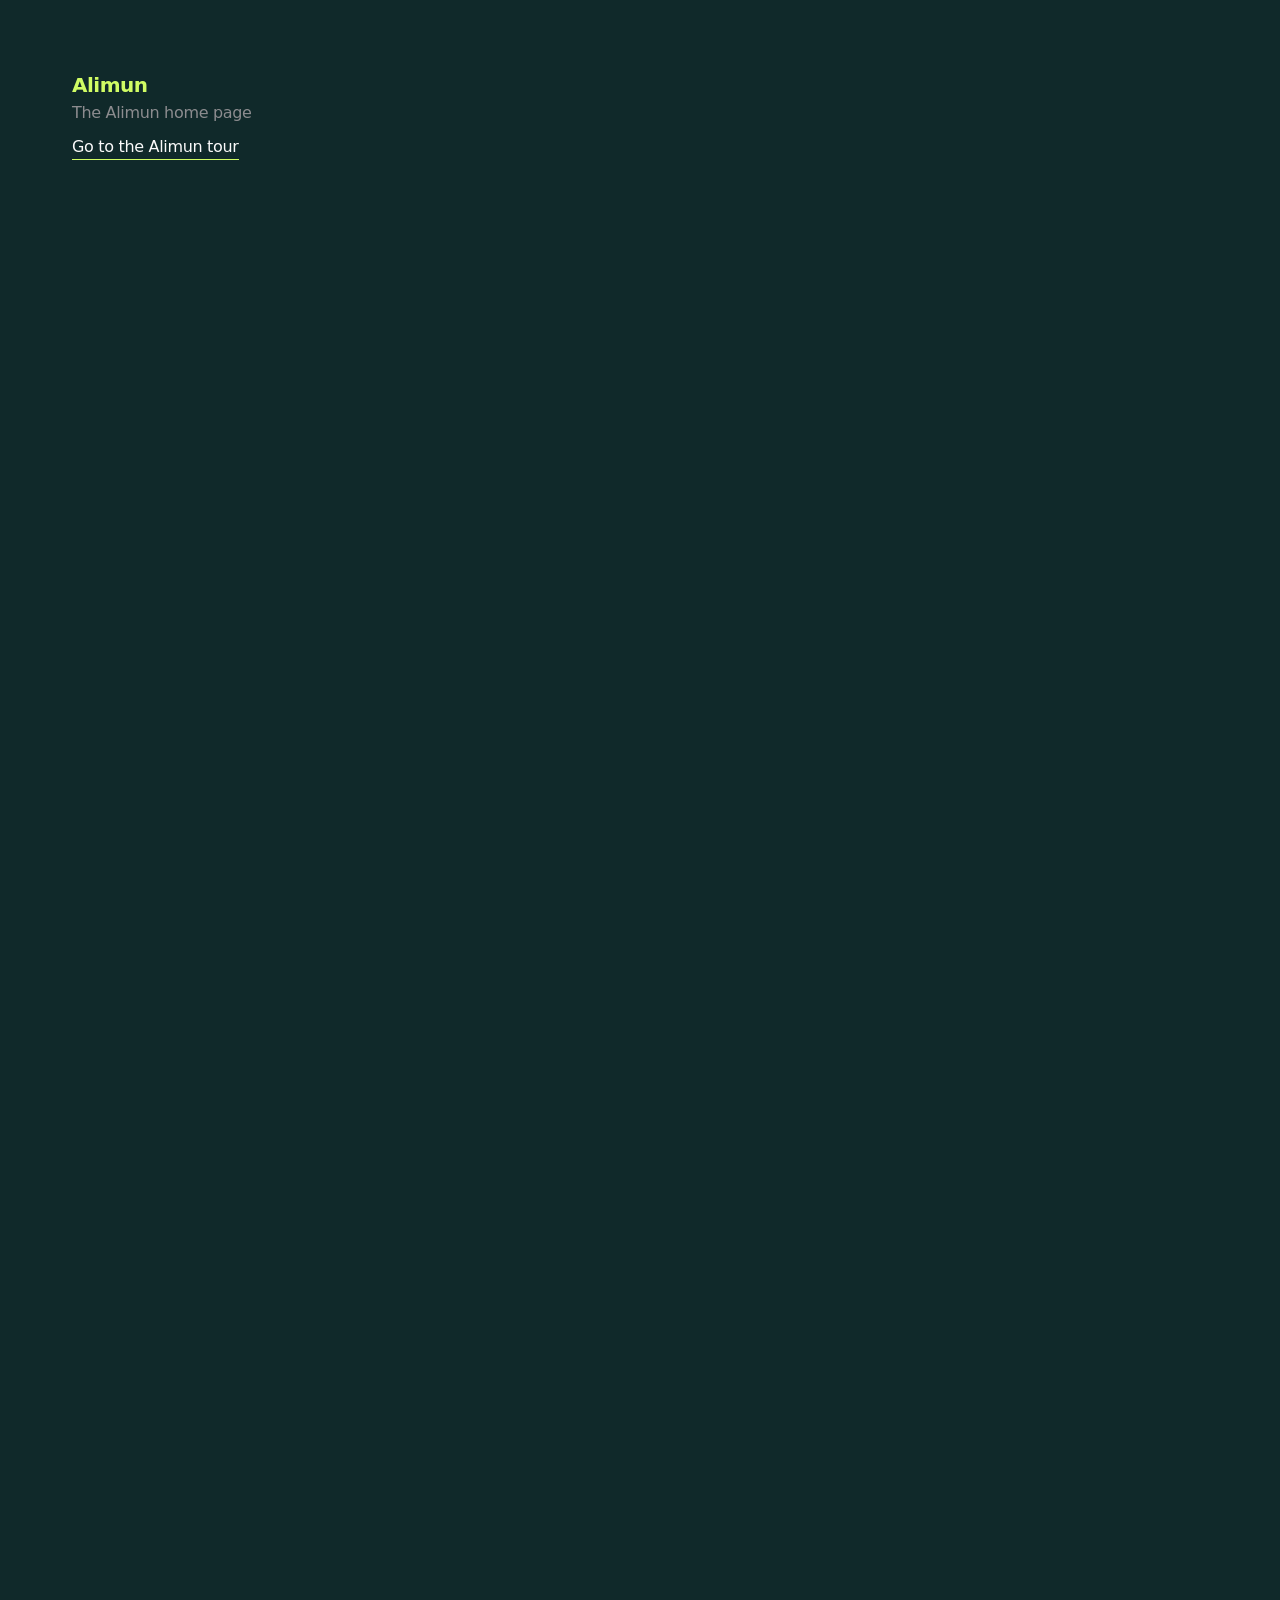
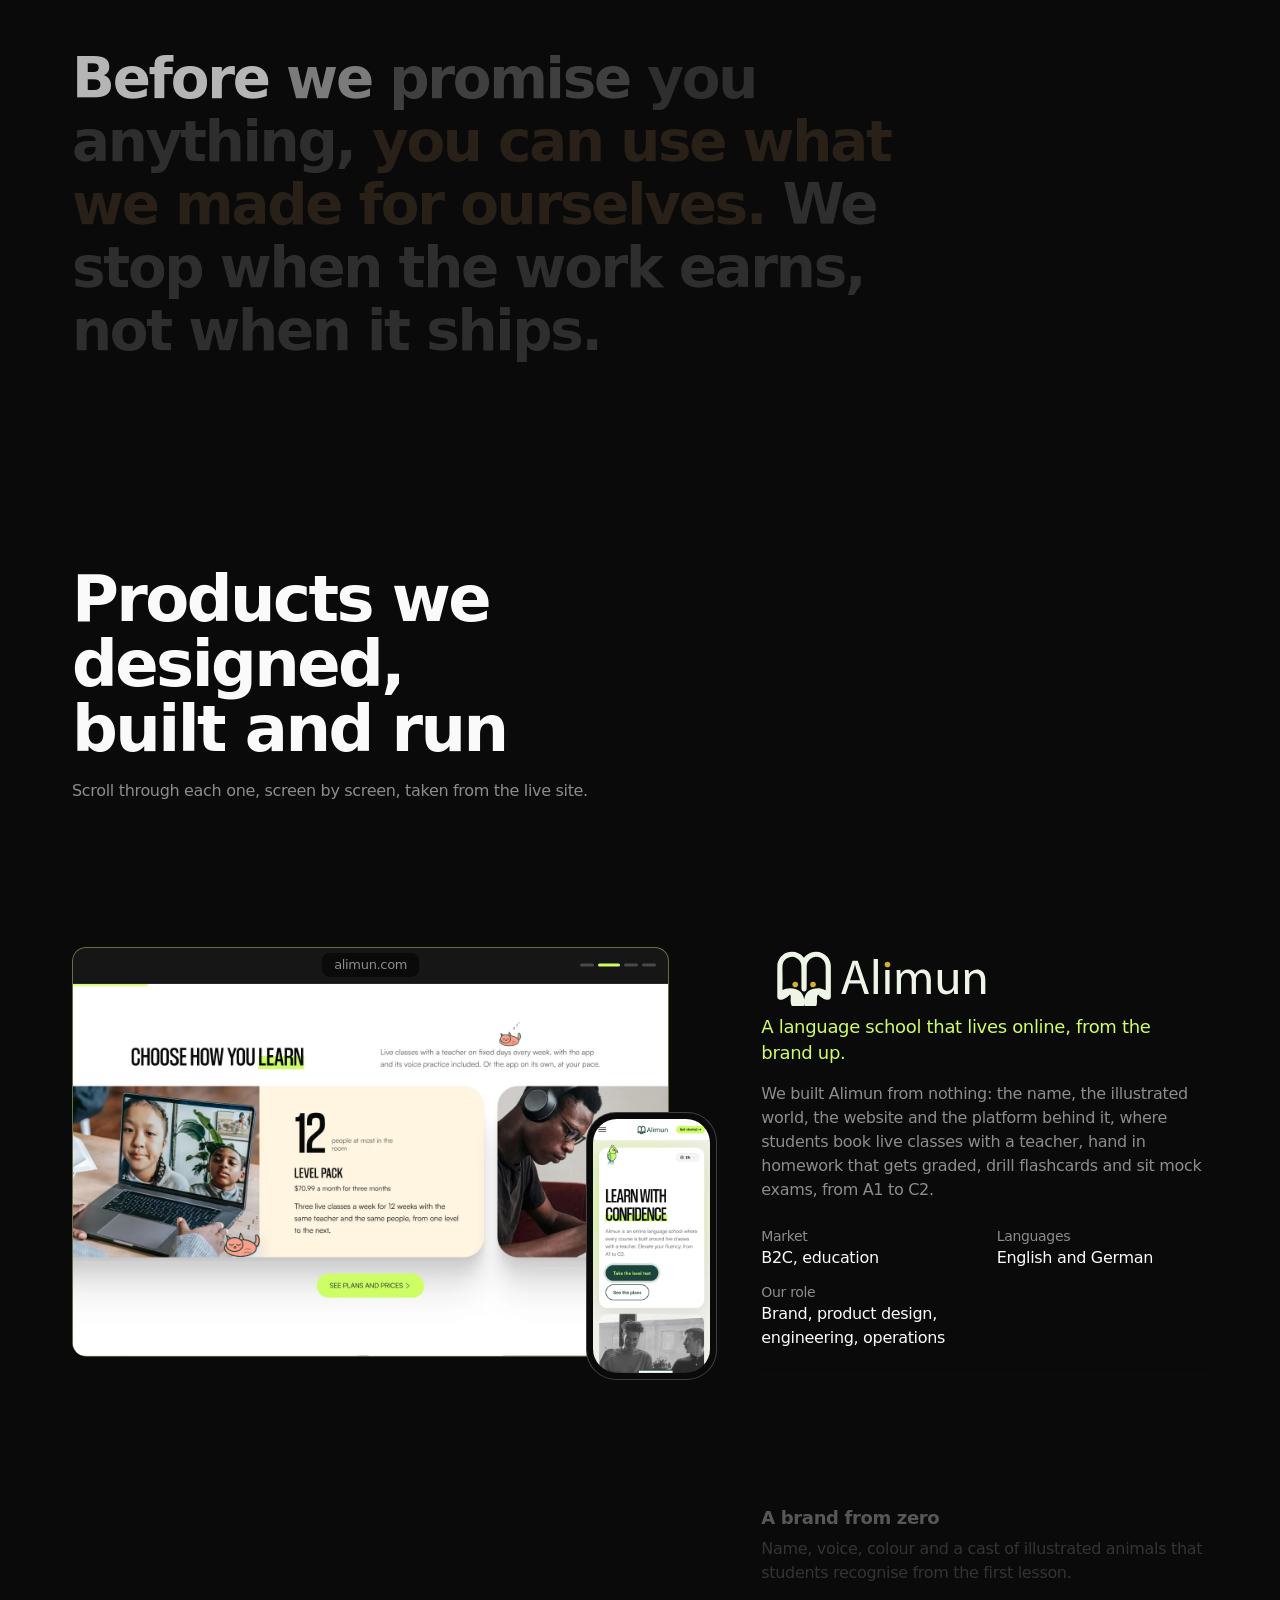
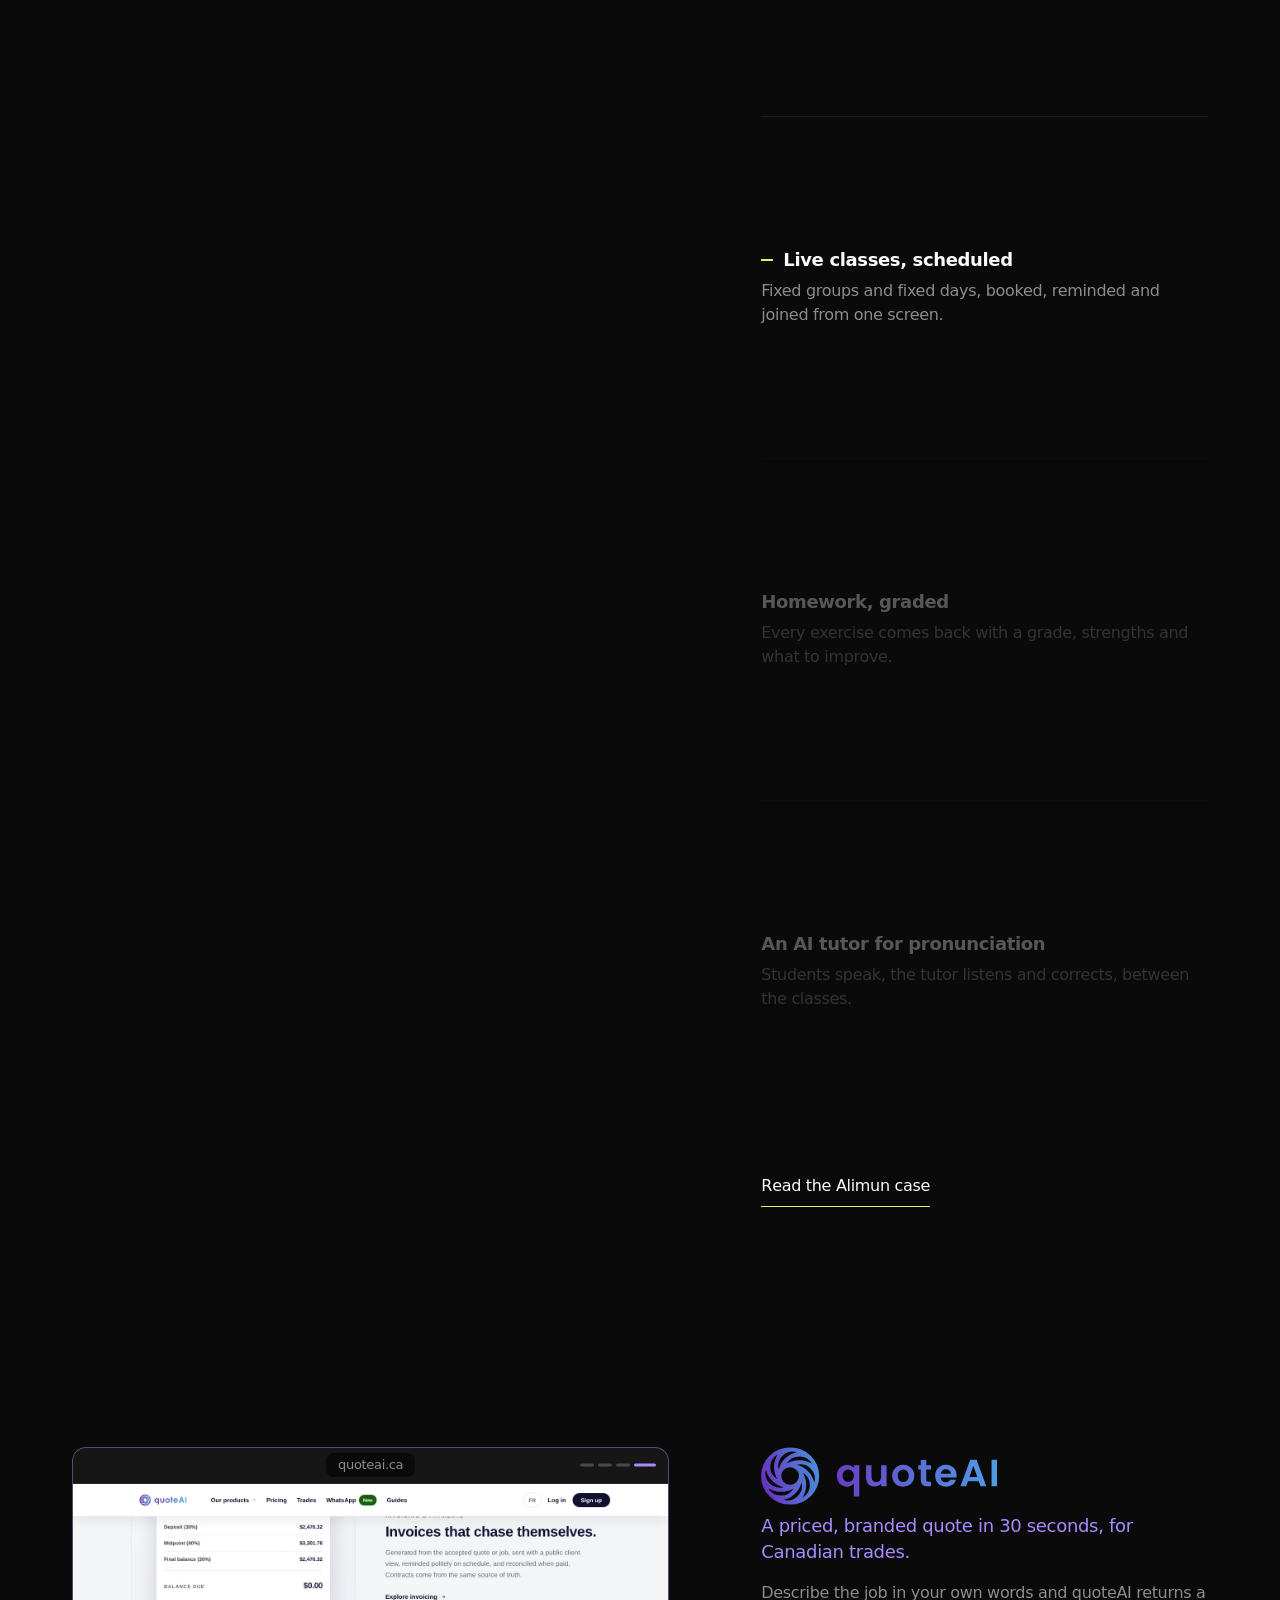
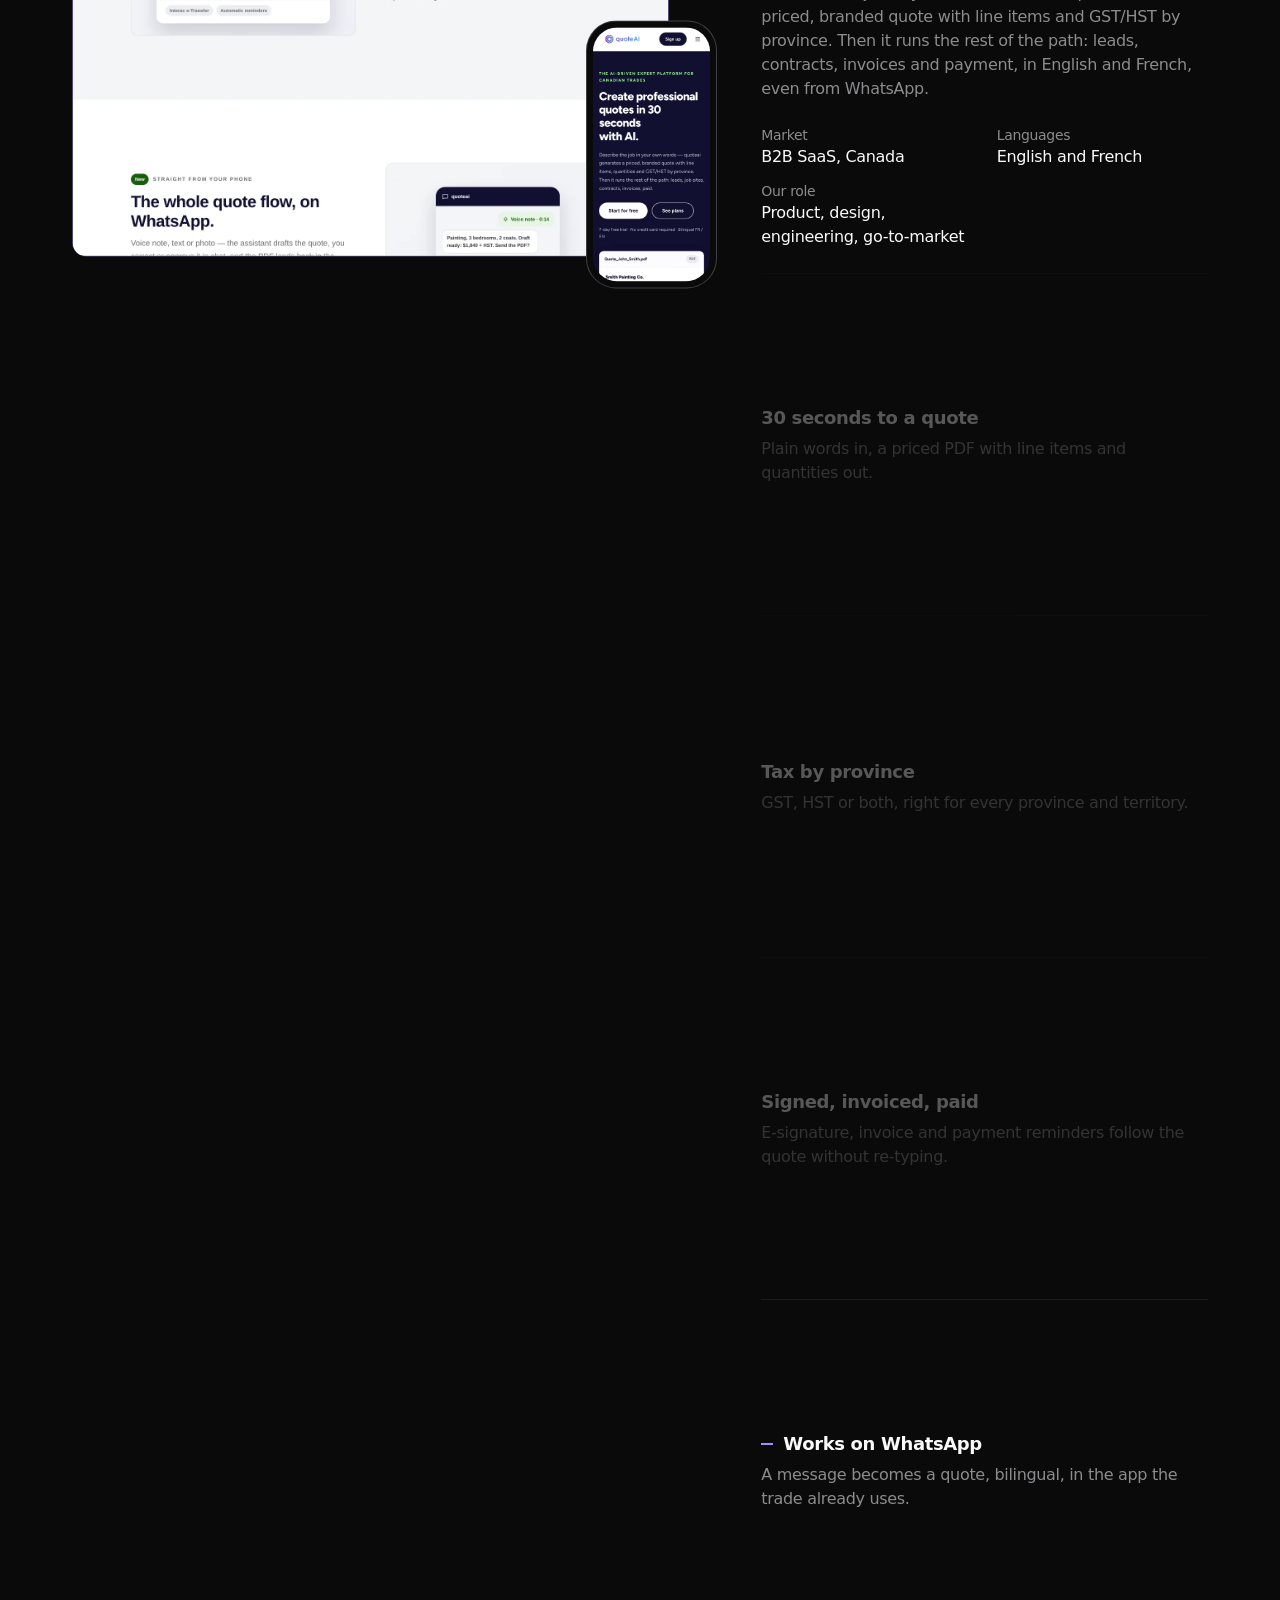
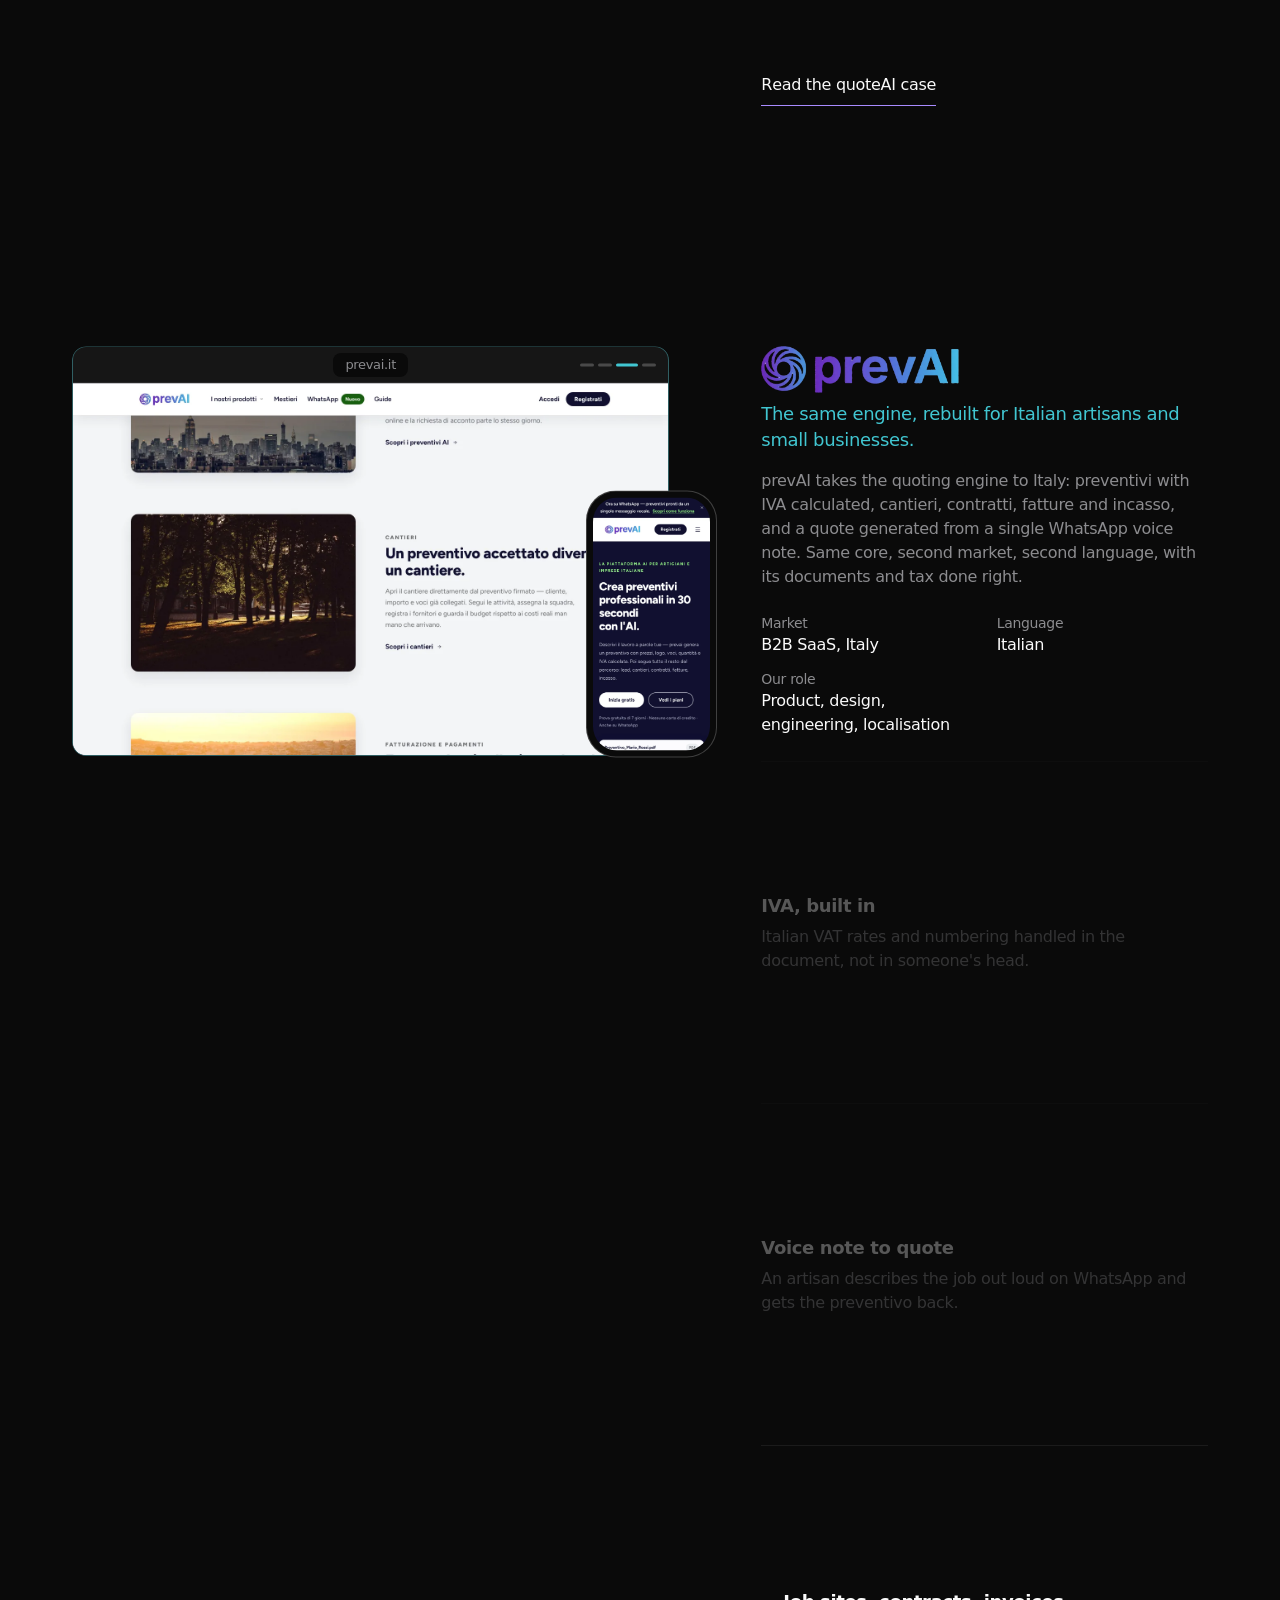
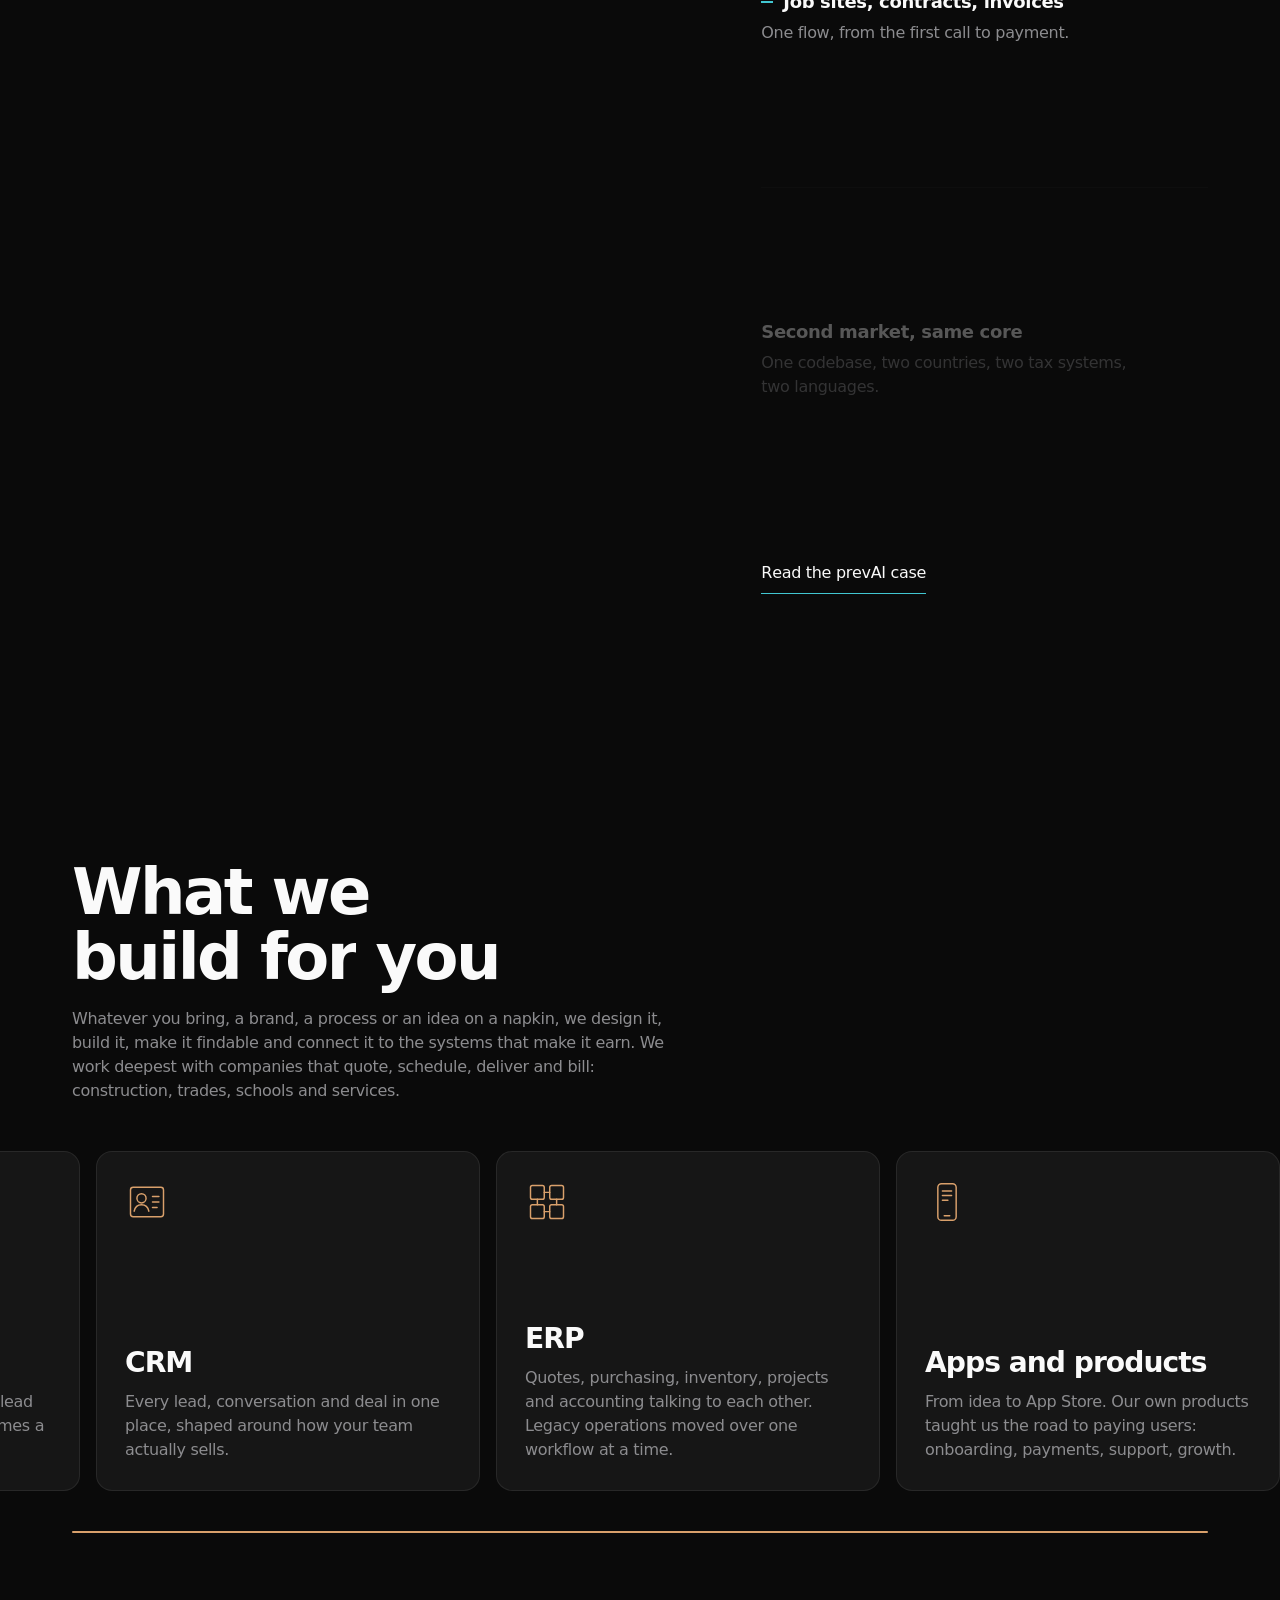
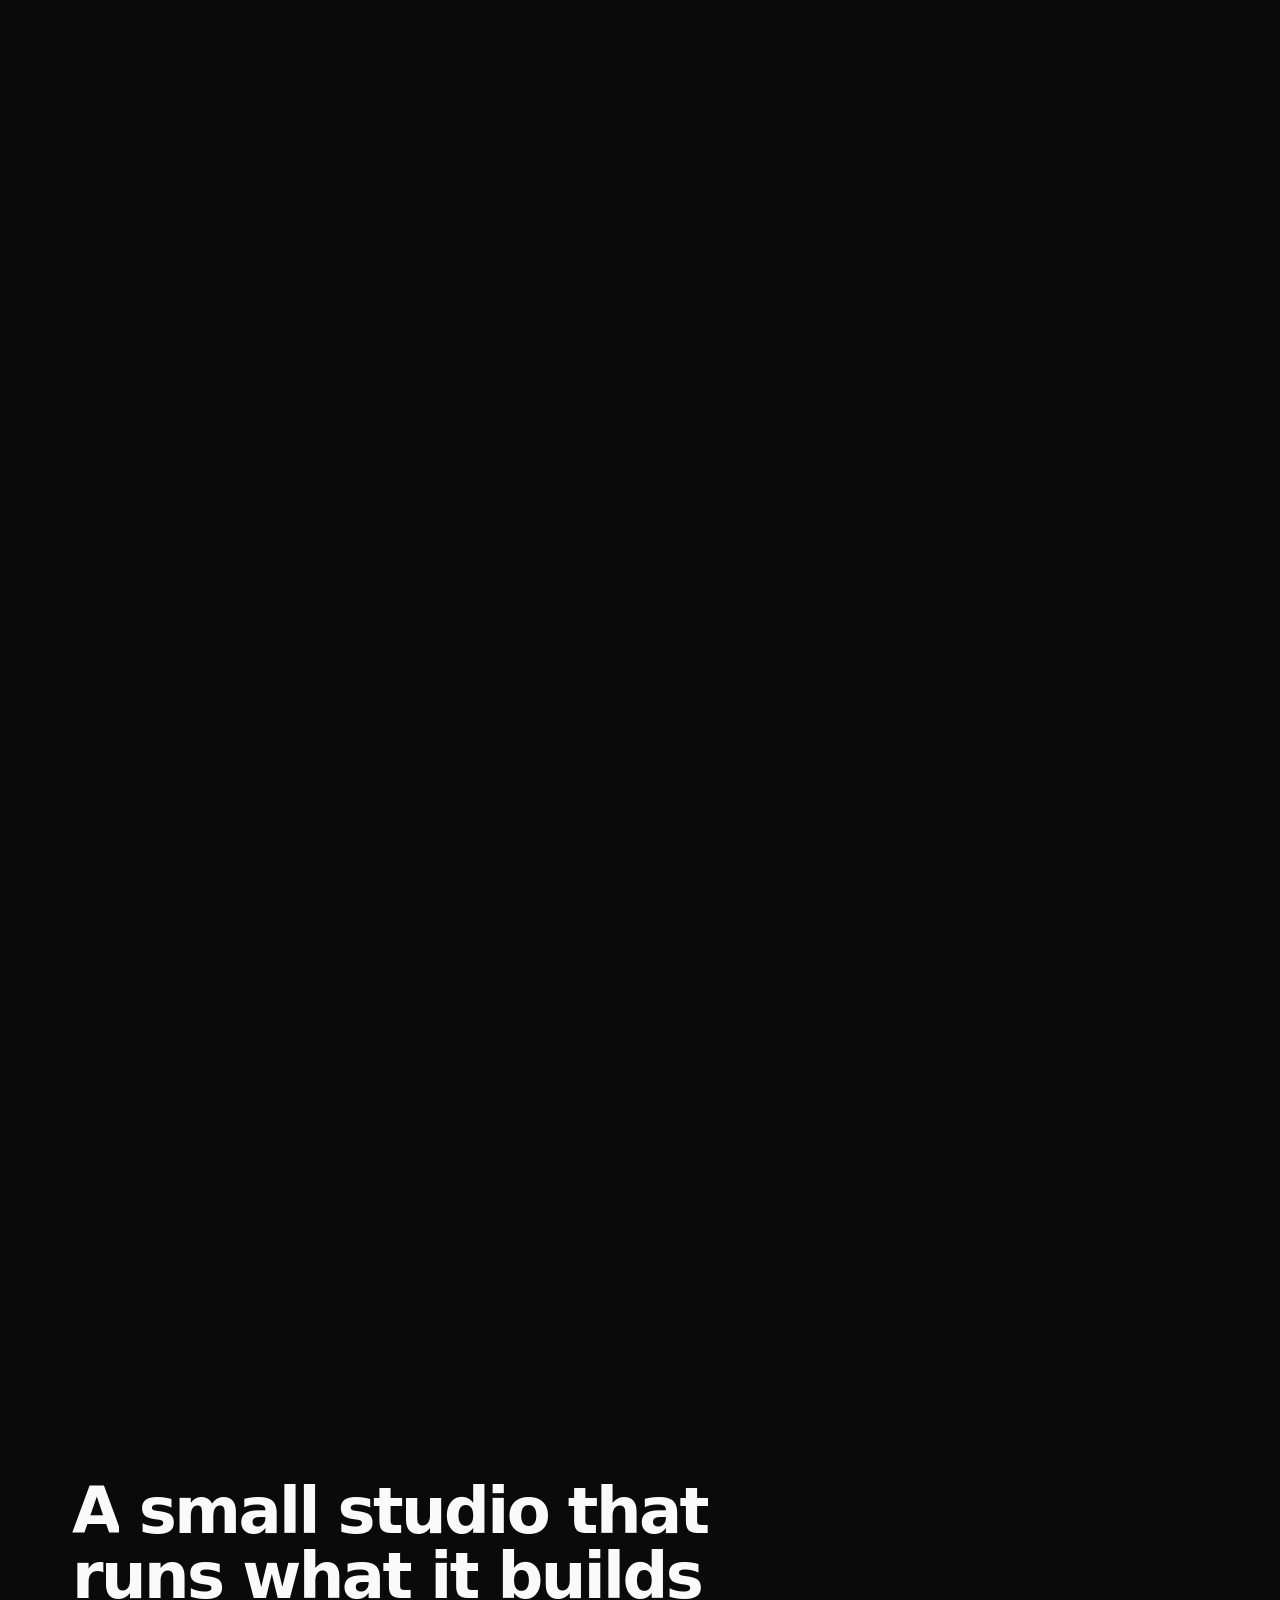
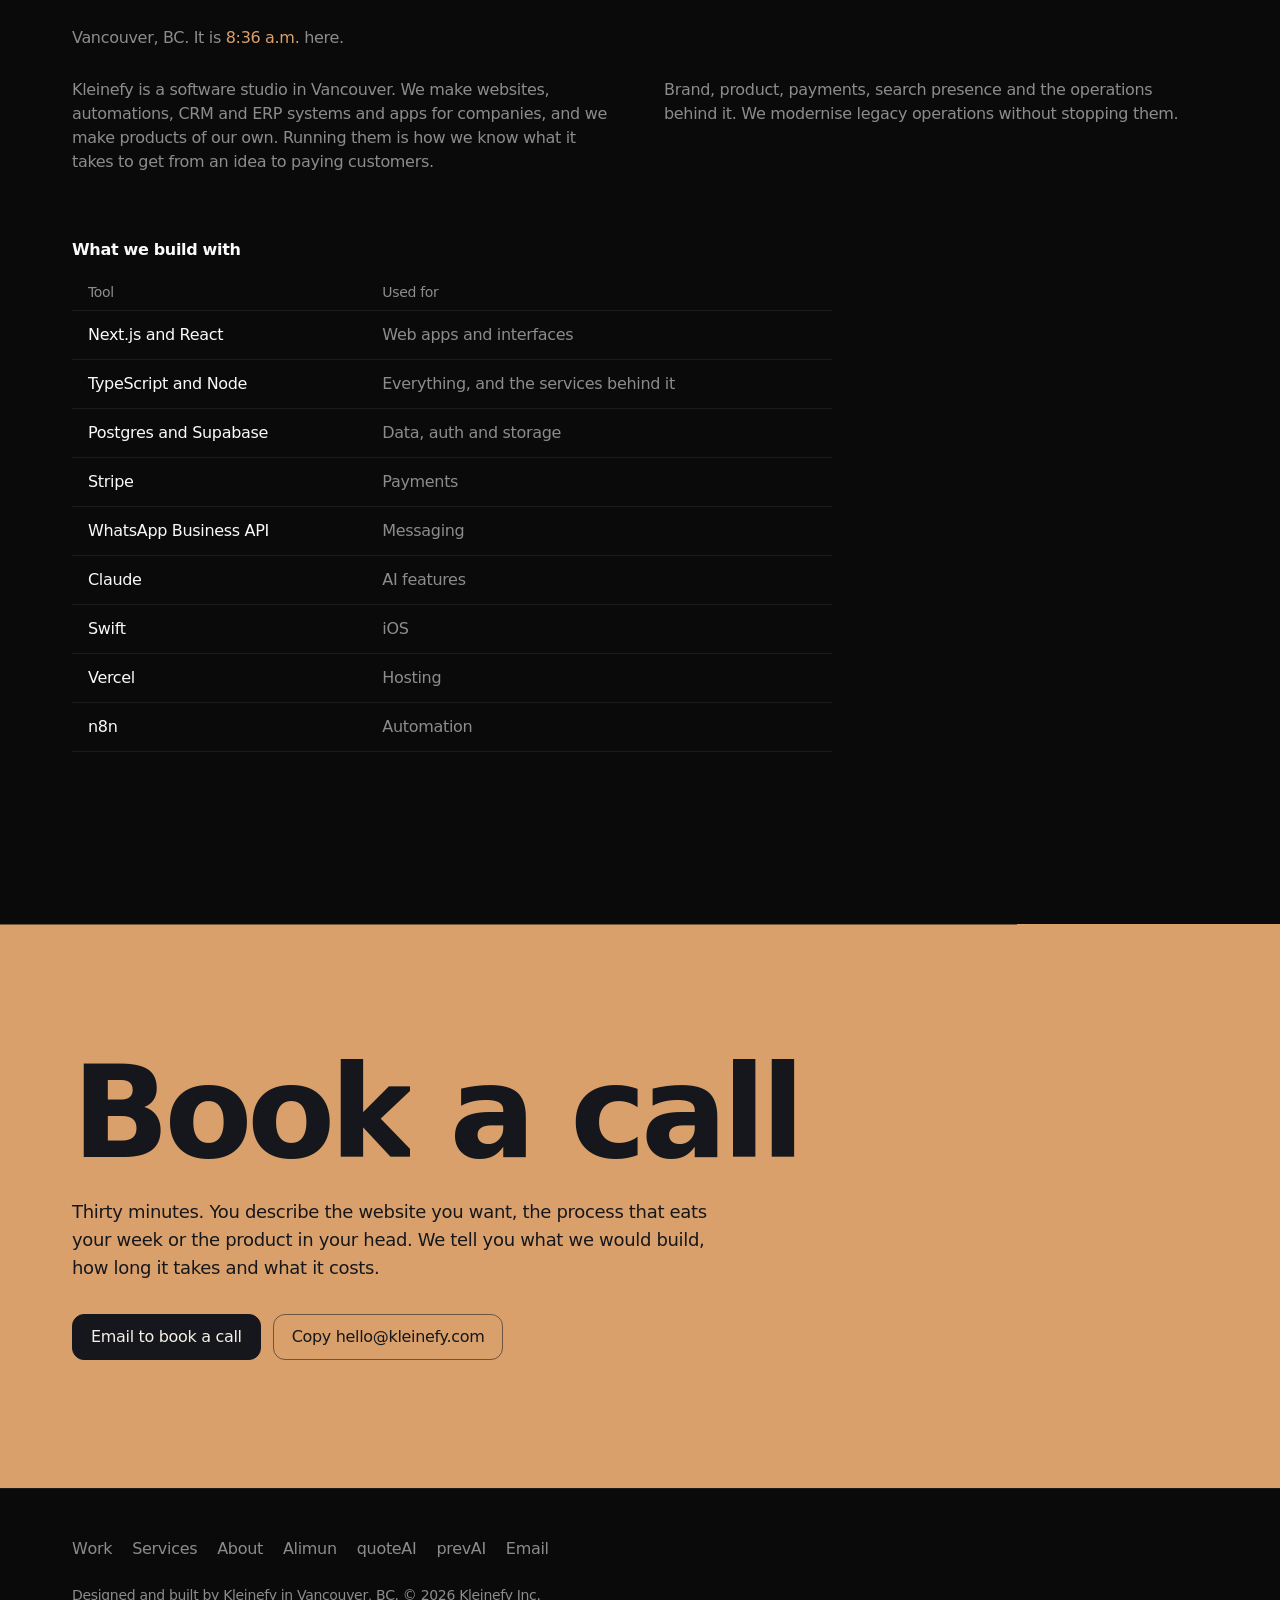
<file: draft/index.html>
<!doctype html>
<html lang="en" class="dark">
<head>
<meta charset="utf-8">
<meta name="viewport" content="width=device-width,initial-scale=1,viewport-fit=cover">
<title>Kleinefy, a software studio in Vancouver</title>
<meta name="description" content="Kleinefy designs, builds and runs websites, automations, CRM and ERP systems and apps. Three products of our own: Alimun, quoteAI and prevAI.">
<meta name="robots" content="noindex">
<script>(function(d){d.classList.add('js');try{if(localStorage.getItem('theme')==='light'){d.classList.remove('dark');d.classList.add('light')}}catch(e){}if(!matchMedia('(prefers-reduced-motion: reduce)').matches)d.classList.add('motion')})(document.documentElement)</script>
<link rel="stylesheet" href="../assets/site.css">
<link rel="stylesheet" href="draft.css">
</head>
<body>
<a class="skip" href="#main">Skip to content</a>

<header class="topbar" id="topbar">
  <div class="k-wrap topbar-in">
    <a class="mark" href="#top" aria-label="Kleinefy, back to top">kleinefy</a>
    <nav aria-label="Main">
      <ul class="k-menu">
        <li><a href="#work" data-roll>Work</a></li>
        <li><a href="#services" data-roll>Services</a></li>
        <li><a href="#about" data-roll>About</a></li>
      </ul>
    </nav>
    <div class="topbar-end">
      <button class="icon" id="theme" type="button" aria-label="Switch to light mode">
        <svg viewBox="0 0 20 20" width="18" height="18" aria-hidden="true"><circle cx="10" cy="10" r="7" fill="none" stroke="currentColor" stroke-width="1.5"/><path d="M10 3a7 7 0 0 1 0 14z" fill="currentColor"/></svg>
      </button>
      <a class="btn btn-accent" href="#contact">Book a call</a>
    </div>
  </div>
  <div class="progress" aria-hidden="true"><i id="progress"></i></div>
</header>

<main id="main">
  <section class="opening" id="top" aria-labelledby="hero-h">
    <div class="k-wrap opening-text">
      <h1 id="hero-h" data-words>We build what we design, and we run what we build.</h1>
      <p class="intro enter" style="--d:1">Kleinefy is a software studio in Vancouver. We make websites, automations, CRM and
        ERP systems and apps for companies, make them visible on Google and in AI answers, and stay until they earn.
        Three products of our own are the proof.</p>
      <div class="actions enter" style="--d:2">
        <a class="btn btn-accent magnet" href="#contact">Book a call</a>
        <a class="btn fill" href="#work">See the work</a>
      </div>
    </div>
  </section>

  <section class="expand" id="expand" aria-label="Our three products">
    <div class="expand-stage">
      <canvas class="helix" id="helix" aria-hidden="true"></canvas>
      <p class="helix-hint" aria-hidden="true">Scroll or drag to turn. Point at a screen to look closer.</p>
      <p class="helix-cap" id="helixCap"><b></b><span></span><a href="#work">Go to the tours</a></p>
      <div class="deck-wrap" id="deckWrap">
      <div class="deck" id="deck">
        <a class="dcard c-left" href="#alimun" aria-label="Alimun, an online language school">
          <img src="../assets/tour/alimun-1.webp" alt="" width="1440" height="900">
          <span class="card-cap"><b>Alimun</b> Online language school</span>
        </a>
        <a class="dcard c-right" href="#prevai" aria-label="prevAI, quoting for Italian artisans">
          <img src="../assets/tour/prevai-1.webp" alt="" width="1440" height="900">
          <span class="card-cap"><b>prevAI</b> Preventivi e cantieri, Italia</span>
        </a>
        <a class="dcard c-mid" href="#quoteai" aria-label="quoteAI, quoting for Canadian trades">
          <img src="../assets/tour/quoteai-1.webp" alt="" width="1440" height="900">
          <span class="card-cap"><b>quoteAI</b> Quoting and jobs for Canadian trades</span>
        </a>
      </div>
    </div>
    </div>
  </section>

  <section class="say k-wrap" aria-label="How we work">
    <p class="lit" id="lit" data-hl="you can use what we made for ourselves.">Before we promise you anything, you can use what we made for ourselves. We stop when the work earns, not when it ships.</p>
  </section>

  <section class="work" id="work" aria-labelledby="work-h">
    <div class="k-wrap work-head">
      <h2 id="work-h" data-words>Products we designed, built and run</h2>
      <p class="sub reveal">Scroll through each one, screen by screen, taken from the live site.</p>
    </div>

    <article class="case k-wrap" id="alimun" aria-labelledby="c-alimun" data-case>
      <div class="case-media">
        <div class="browser reveal">
          <div class="chrome"><span class="addr">alimun.com</span><span class="steps" aria-hidden="true"><i></i><i></i><i></i><i></i></span></div>
          <div class="view">
            <img class="on" src="../assets/tour/alimun-1.webp" alt="The Alimun home page" width="1440" height="900">
            <img src="../assets/tour/alimun-2.webp" alt="Alimun class plans by group size" width="1440" height="900" loading="lazy">
            <img src="../assets/tour/alimun-3.webp" alt="The Alimun student dashboard" width="1440" height="900" loading="lazy">
            <img src="../assets/tour/alimun-4.webp" alt="The Alimun AI tutor" width="1440" height="900" loading="lazy">
          </div>
        </div>
        <div class="phone reveal"><img src="../assets/alimun-mobile.webp" alt="Alimun on a phone" width="640" height="1385" loading="lazy"></div>
      </div>
      <div class="case-text">
        <header class="case-head reveal">
          <h3 id="c-alimun"><img class="wordlogo only-light" src="../assets/logos/alimun-logo.svg" alt="Alimun" width="159" height="42"><img class="wordlogo only-dark" src="../assets/logos/alimun-logo-light.svg" alt="Alimun" width="159" height="42"></h3>
          <p class="case-line">A language school that lives online, from the brand up.</p>
          <p>We built Alimun from nothing: the name, the illustrated world, the website and the platform behind it, where
            students book live classes with a teacher, hand in homework that gets graded, drill flashcards and sit mock
            exams, from A1 to C2.</p>
          <dl class="facts">
            <div><dt>Market</dt><dd>B2C, education</dd></div>
            <div><dt>Languages</dt><dd>English and German</dd></div>
            <div><dt>Our role</dt><dd>Brand, product design, engineering, operations</dd></div>
          </dl>
        </header>
        <ol class="points">
          <li data-step="0"><h4>A brand from zero</h4><p>Name, voice, colour and a cast of illustrated animals that students recognise from the first lesson.</p></li>
          <li data-step="1"><h4>Live classes, scheduled</h4><p>Fixed groups and fixed days, booked, reminded and joined from one screen.</p></li>
          <li data-step="2"><h4>Homework, graded</h4><p>Every exercise comes back with a grade, strengths and what to improve.</p></li>
          <li data-step="3"><h4>An AI tutor for pronunciation</h4><p>Students speak, the tutor listens and corrects, between the classes.</p></li>
        </ol>
        <a class="more" data-roll href="../work/alimun.html">Read the Alimun case</a>
      </div>
    </article>

    <article class="case k-wrap" id="quoteai" aria-labelledby="c-quoteai" data-case>
      <div class="case-media">
        <div class="browser reveal">
          <div class="chrome"><span class="addr">quoteai.ca</span><span class="steps" aria-hidden="true"><i></i><i></i><i></i><i></i></span></div>
          <div class="view">
            <img class="on" src="../assets/tour/quoteai-1.webp" alt="The quoteAI home page with a priced quote" width="1440" height="900">
            <img src="../assets/tour/quoteai-2.webp" alt="A quoteAI quote with line items and tax" width="1440" height="900" loading="lazy">
            <img src="../assets/tour/quoteai-3.webp" alt="An accepted quote becoming a job site in quoteAI" width="1440" height="900" loading="lazy">
            <img src="../assets/tour/quoteai-4.webp" alt="quoteAI invoices and the WhatsApp flow" width="1440" height="900" loading="lazy">
          </div>
        </div>
        <div class="phone reveal"><img src="../assets/quoteai-mobile.webp" alt="quoteAI on a phone" width="640" height="1385" loading="lazy"></div>
      </div>
      <div class="case-text">
        <header class="case-head reveal">
          <h3 id="c-quoteai"><img class="wordlogo" src="../assets/logos/quoteai-logo.svg" alt="quoteAI" width="405" height="100"></h3>
          <p class="case-line">A priced, branded quote in 30 seconds, for Canadian trades.</p>
          <p>Describe the job in your own words and quoteAI returns a priced, branded quote with line items and GST/HST by
            province. Then it runs the rest of the path: leads, contracts, invoices and payment, in English and French,
            even from WhatsApp.</p>
          <dl class="facts">
            <div><dt>Market</dt><dd>B2B SaaS, Canada</dd></div>
            <div><dt>Languages</dt><dd>English and French</dd></div>
            <div><dt>Our role</dt><dd>Product, design, engineering, go-to-market</dd></div>
          </dl>
        </header>
        <ol class="points">
          <li data-step="0"><h4>30 seconds to a quote</h4><p>Plain words in, a priced PDF with line items and quantities out.</p></li>
          <li data-step="1"><h4>Tax by province</h4><p>GST, HST or both, right for every province and territory.</p></li>
          <li data-step="2"><h4>Signed, invoiced, paid</h4><p>E-signature, invoice and payment reminders follow the quote without re-typing.</p></li>
          <li data-step="3"><h4>Works on WhatsApp</h4><p>A message becomes a quote, bilingual, in the app the trade already uses.</p></li>
        </ol>
        <a class="more" data-roll href="../work/quoteai.html">Read the quoteAI case</a>
      </div>
    </article>

    <article class="case k-wrap" id="prevai" aria-labelledby="c-prevai" data-case>
      <div class="case-media">
        <div class="browser reveal">
          <div class="chrome"><span class="addr">prevai.it</span><span class="steps" aria-hidden="true"><i></i><i></i><i></i><i></i></span></div>
          <div class="view" lang="it">
            <img class="on" src="../assets/tour/prevai-1.webp" alt="La home di prevAI con un preventivo e IVA" width="1440" height="900">
            <img src="../assets/tour/prevai-2.webp" alt="Il flusso del preventivo su WhatsApp in prevAI" width="1440" height="900" loading="lazy">
            <img src="../assets/tour/prevai-3.webp" alt="Un preventivo accettato diventa un cantiere in prevAI" width="1440" height="900" loading="lazy">
            <img src="../assets/tour/prevai-4.webp" alt="La piattaforma prevAI, dal lead all'incasso" width="1440" height="900" loading="lazy">
          </div>
        </div>
        <div class="phone reveal"><img src="../assets/prevai-mobile.webp" alt="prevAI on a phone" width="640" height="1385" loading="lazy"></div>
      </div>
      <div class="case-text">
        <header class="case-head reveal">
          <h3 id="c-prevai"><img class="wordlogo" src="../assets/logos/prevai-logo.webp" alt="prevAI" width="670" height="160"></h3>
          <p class="case-line">The same engine, rebuilt for Italian artisans and small businesses.</p>
          <p>prevAI takes the quoting engine to Italy: <span lang="it">preventivi</span> with IVA calculated,
            <span lang="it">cantieri, contratti, fatture</span> and <span lang="it">incasso</span>, and a quote generated
            from a single WhatsApp voice note. Same core, second market, second language, with its documents and tax done
            right.</p>
          <dl class="facts">
            <div><dt>Market</dt><dd>B2B SaaS, Italy</dd></div>
            <div><dt>Language</dt><dd>Italian</dd></div>
            <div><dt>Our role</dt><dd>Product, design, engineering, localisation</dd></div>
          </dl>
        </header>
        <ol class="points">
          <li data-step="0"><h4>IVA, built in</h4><p>Italian VAT rates and numbering handled in the document, not in someone's head.</p></li>
          <li data-step="1"><h4>Voice note to quote</h4><p>An artisan describes the job out loud on WhatsApp and gets the <span lang="it">preventivo</span> back.</p></li>
          <li data-step="2"><h4>Job sites, contracts, invoices</h4><p>One flow, from the first call to payment.</p></li>
          <li data-step="3"><h4>Second market, same core</h4><p>One codebase, two countries, two tax systems, two languages.</p></li>
        </ol>
        <a class="more" data-roll href="../work/prevai.html">Read the prevAI case</a>
      </div>
    </article>
  </section>

  <section class="services" id="services" aria-labelledby="services-h">
    <div class="track-stage">
      <div class="k-wrap services-head">
        <h2 id="services-h" data-words>What we build for you</h2>
        <p class="sub reveal">Whatever you bring, a brand, a process or an idea on a napkin, we design it, build it, make it
          findable and connect it to the systems that make it earn. We work deepest with companies that quote, schedule,
          deliver and bill: construction, trades, schools and services.</p>
      </div>
      <div class="track-view">
        <ul class="track" id="track">
          <li><svg class="ico" viewBox="0 0 48 48" aria-hidden="true"><rect x="5" y="9" width="38" height="30" rx="3"/><path d="M5 16h38M10 12.5h1M14 12.5h1M18 12.5h1M11 23h16M11 28h22M11 33h12"/></svg><h3>Websites</h3><p>Hand-coded, fast, built to rank and to turn a visit into an enquiry. Designed for your company alone.</p></li>
          <li><svg class="ico" viewBox="0 0 48 48" aria-hidden="true"><circle cx="20" cy="20" r="11"/><path d="M28 28l12 12M15 20h10M20 15v10"/></svg><h3>SEO and GEO</h3><p>Found on Google, and cited when people ask ChatGPT, Perplexity or Gemini.</p></li>
          <li><svg class="ico" viewBox="0 0 48 48" aria-hidden="true"><circle cx="10" cy="24" r="4"/><circle cx="38" cy="11" r="4"/><circle cx="38" cy="37" r="4"/><path d="M14 24c10 0 10-13 20-13M14 24c10 0 10 13 20 13"/></svg><h3>Automations</h3><p>Your tools wired into one system. A lead becomes a quote, a signature becomes a job and an invoice.</p></li>
          <li><svg class="ico" viewBox="0 0 48 48" aria-hidden="true"><rect x="6" y="8" width="36" height="32" rx="3"/><circle cx="18" cy="20" r="5"/><path d="M10 34c1-5 4-7 8-7s7 2 8 7M30 18h7M30 24h7M30 30h5"/></svg><h3>CRM</h3><p>Every lead, conversation and deal in one place, shaped around how your team actually sells.</p></li>
          <li><svg class="ico" viewBox="0 0 48 48" aria-hidden="true"><rect x="6" y="6" width="15" height="15" rx="2"/><rect x="27" y="6" width="15" height="15" rx="2"/><rect x="6" y="27" width="15" height="15" rx="2"/><rect x="27" y="27" width="15" height="15" rx="2"/><path d="M21 13.5h6M13.5 21v6M34.5 21v6M21 34.5h6"/></svg><h3>ERP</h3><p>Quotes, purchasing, inventory, projects and accounting talking to each other. Legacy operations moved over one workflow at a time.</p></li>
          <li><svg class="ico" viewBox="0 0 48 48" aria-hidden="true"><rect x="14" y="4" width="20" height="40" rx="4"/><path d="M21 39h6M19 12h10M19 17h10M19 22h6"/></svg><h3>Apps and products</h3><p>From idea to App Store. Our own products taught us the road to paying users: onboarding, payments, support, growth.</p></li>
        </ul>
      </div>
      <div class="k-wrap"><div class="track-bar" aria-hidden="true"><i id="trackBar"></i></div></div>
    </div>
  </section>

  <section class="studio k-wrap" id="about" aria-labelledby="about-h">
    <h2 id="about-h" data-words>A small studio that runs what it builds</h2>
    <p class="clock reveal">Vancouver, BC. It is <time id="clock">now</time> here.</p>
    <div class="pair">
      <p class="reveal">Kleinefy is a software studio in Vancouver. We make websites, automations, CRM and ERP systems and
        apps for companies, and we make products of our own. Running them is how we know what it takes to get from an
        idea to paying customers.</p>
      <p class="reveal">Brand, product, payments, search presence and the operations behind it. We modernise legacy
        operations without stopping them.</p>
    </div>
    <div class="table-scroll reveal" id="stackWrap">
      <span class="row-mark" id="rowMark" aria-hidden="true"></span>
      <table class="stack">
        <caption>What we build with</caption>
        <thead><tr><th scope="col">Tool</th><th scope="col">Used for</th></tr></thead>
        <tbody>
          <tr><td>Next.js and React</td><td>Web apps and interfaces</td></tr>
          <tr><td>TypeScript and Node</td><td>Everything, and the services behind it</td></tr>
          <tr><td>Postgres and Supabase</td><td>Data, auth and storage</td></tr>
          <tr><td>Stripe</td><td>Payments</td></tr>
          <tr><td>WhatsApp Business API</td><td>Messaging</td></tr>
          <tr><td>Claude</td><td>AI features</td></tr>
          <tr><td>Swift</td><td>iOS</td></tr>
          <tr><td>Vercel</td><td>Hosting</td></tr>
          <tr><td>n8n</td><td>Automation</td></tr>
        </tbody>
      </table>
    </div>
  </section>

  <section class="call" id="contact" aria-labelledby="contact-h">
    <div class="call-band" id="callBand">
      <div class="k-wrap call-in">
        <h2 id="contact-h" data-words>Book a call</h2>
        <p class="reveal">Thirty minutes. You describe the website you want, the process that eats your week or the product
          in your head. We tell you what we would build, how long it takes and what it costs.</p>
        <div class="actions reveal">
          <a class="btn btn-ink fill magnet" href="mailto:hello@kleinefy.com?subject=Call%20with%20Kleinefy">Email to book a call</a>
          <button class="btn btn-line" id="copyEmail" type="button" data-email="hello@kleinefy.com">Copy hello@kleinefy.com</button>
          <span class="copied" id="copied" role="status"></span>
        </div>
      </div>
    </div>
  </section>
</main>

<footer class="end">
  <div class="k-wrap end-in">
    <nav aria-label="Footer">
      <ul class="end-links">
        <li><a href="#work" data-roll>Work</a></li>
        <li><a href="#services" data-roll>Services</a></li>
        <li><a href="#about" data-roll>About</a></li>
        <li><a href="../work/alimun.html">Alimun</a></li>
        <li><a href="../work/quoteai.html">quoteAI</a></li>
        <li><a href="../work/prevai.html">prevAI</a></li>
        <li><a href="mailto:hello@kleinefy.com">Email</a></li>
      </ul>
    </nav>
    <p class="fine">Designed and built by Kleinefy in Vancouver, BC. &copy; 2026 Kleinefy Inc.</p>
  </div>
  <p class="wordmark" id="wordmark" aria-hidden="true">kleinefy</p>
</footer>

<script src="draft.js" defer></script>
<script type="module" src="scene.js"></script>
</body>
</html>
</file>
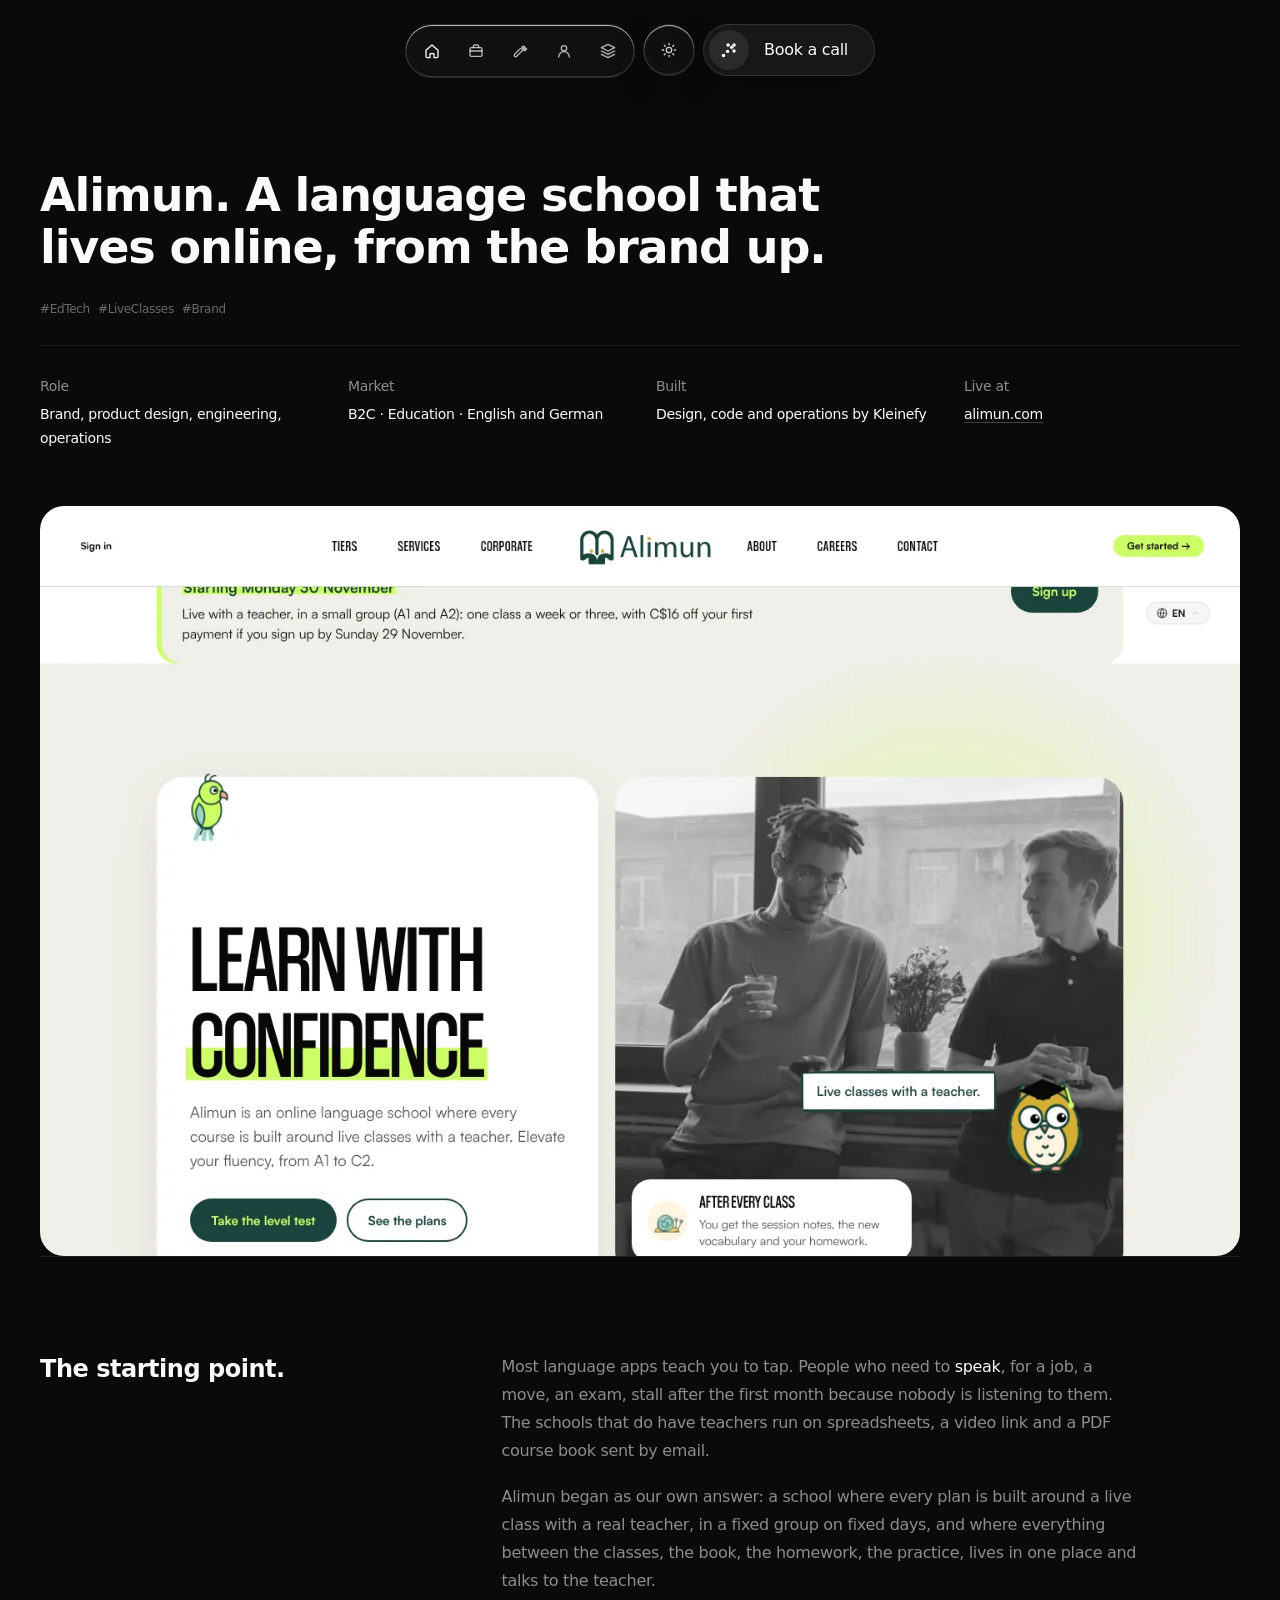
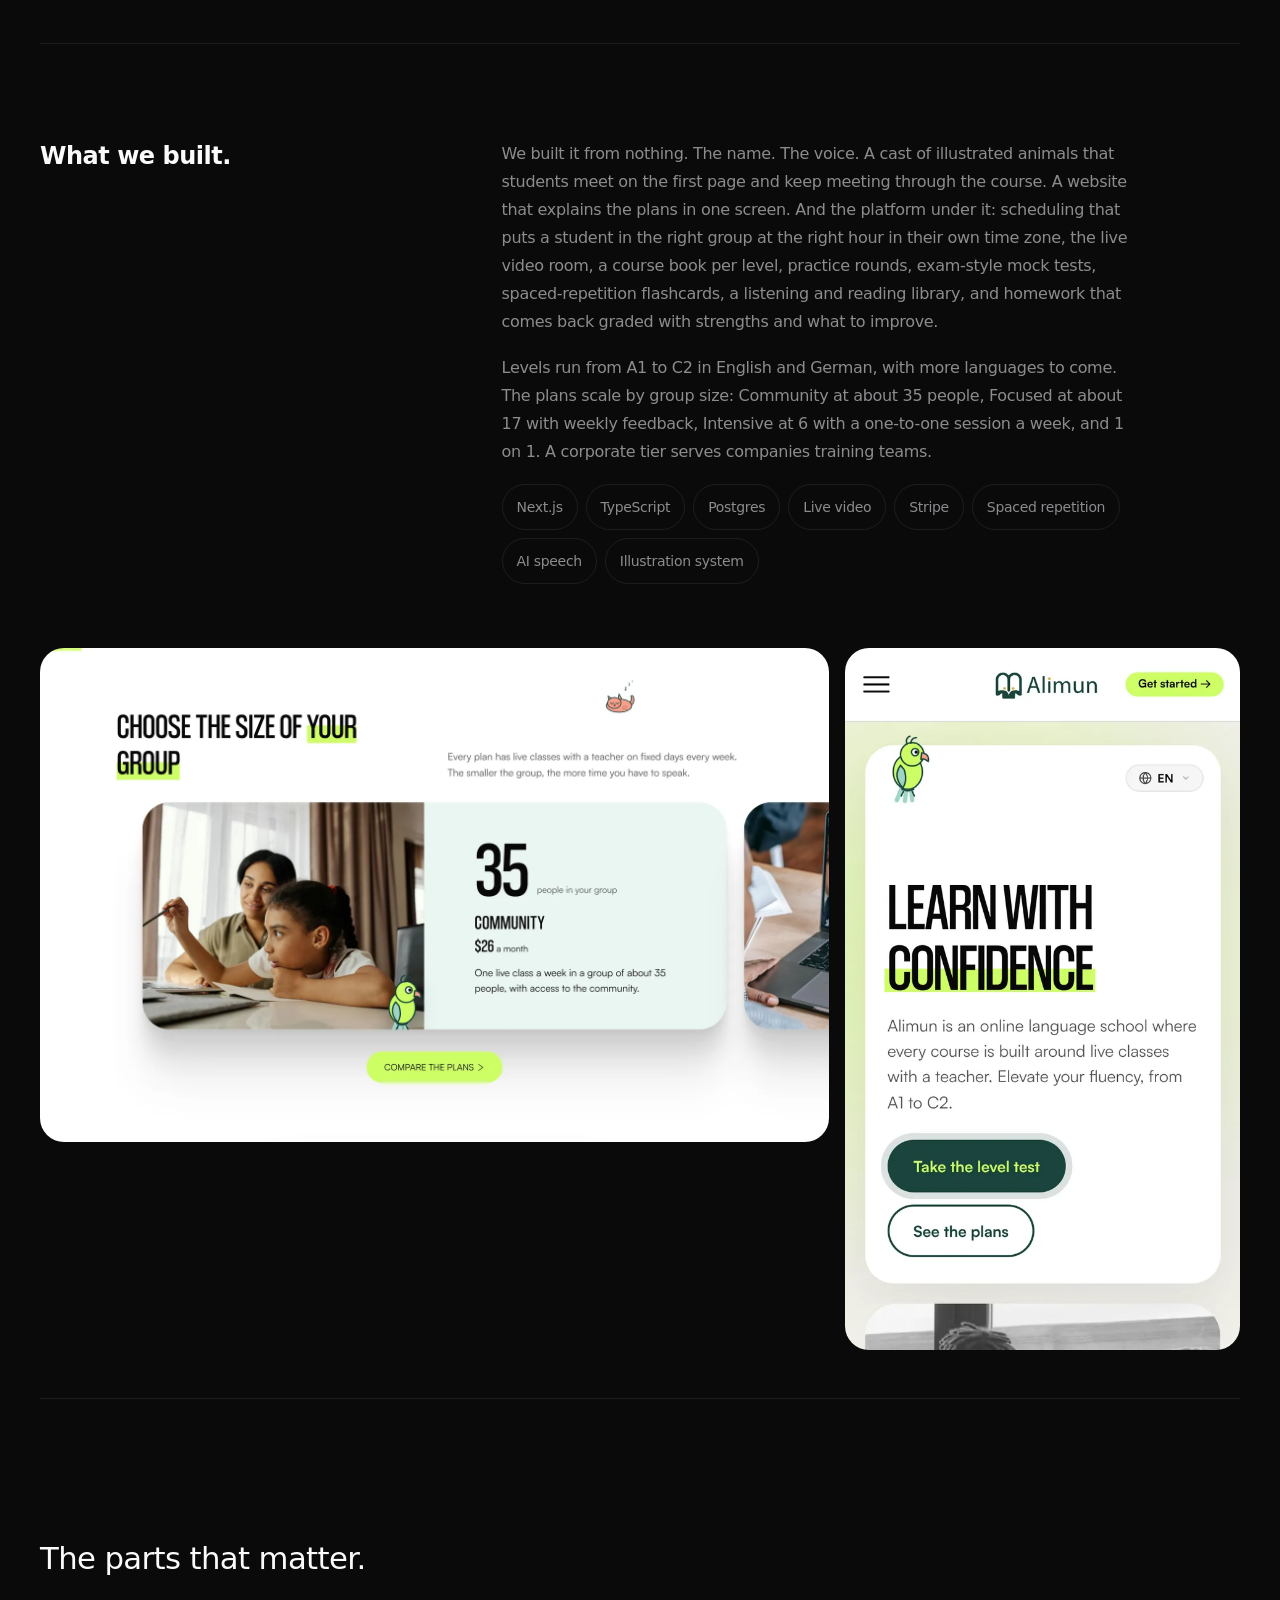
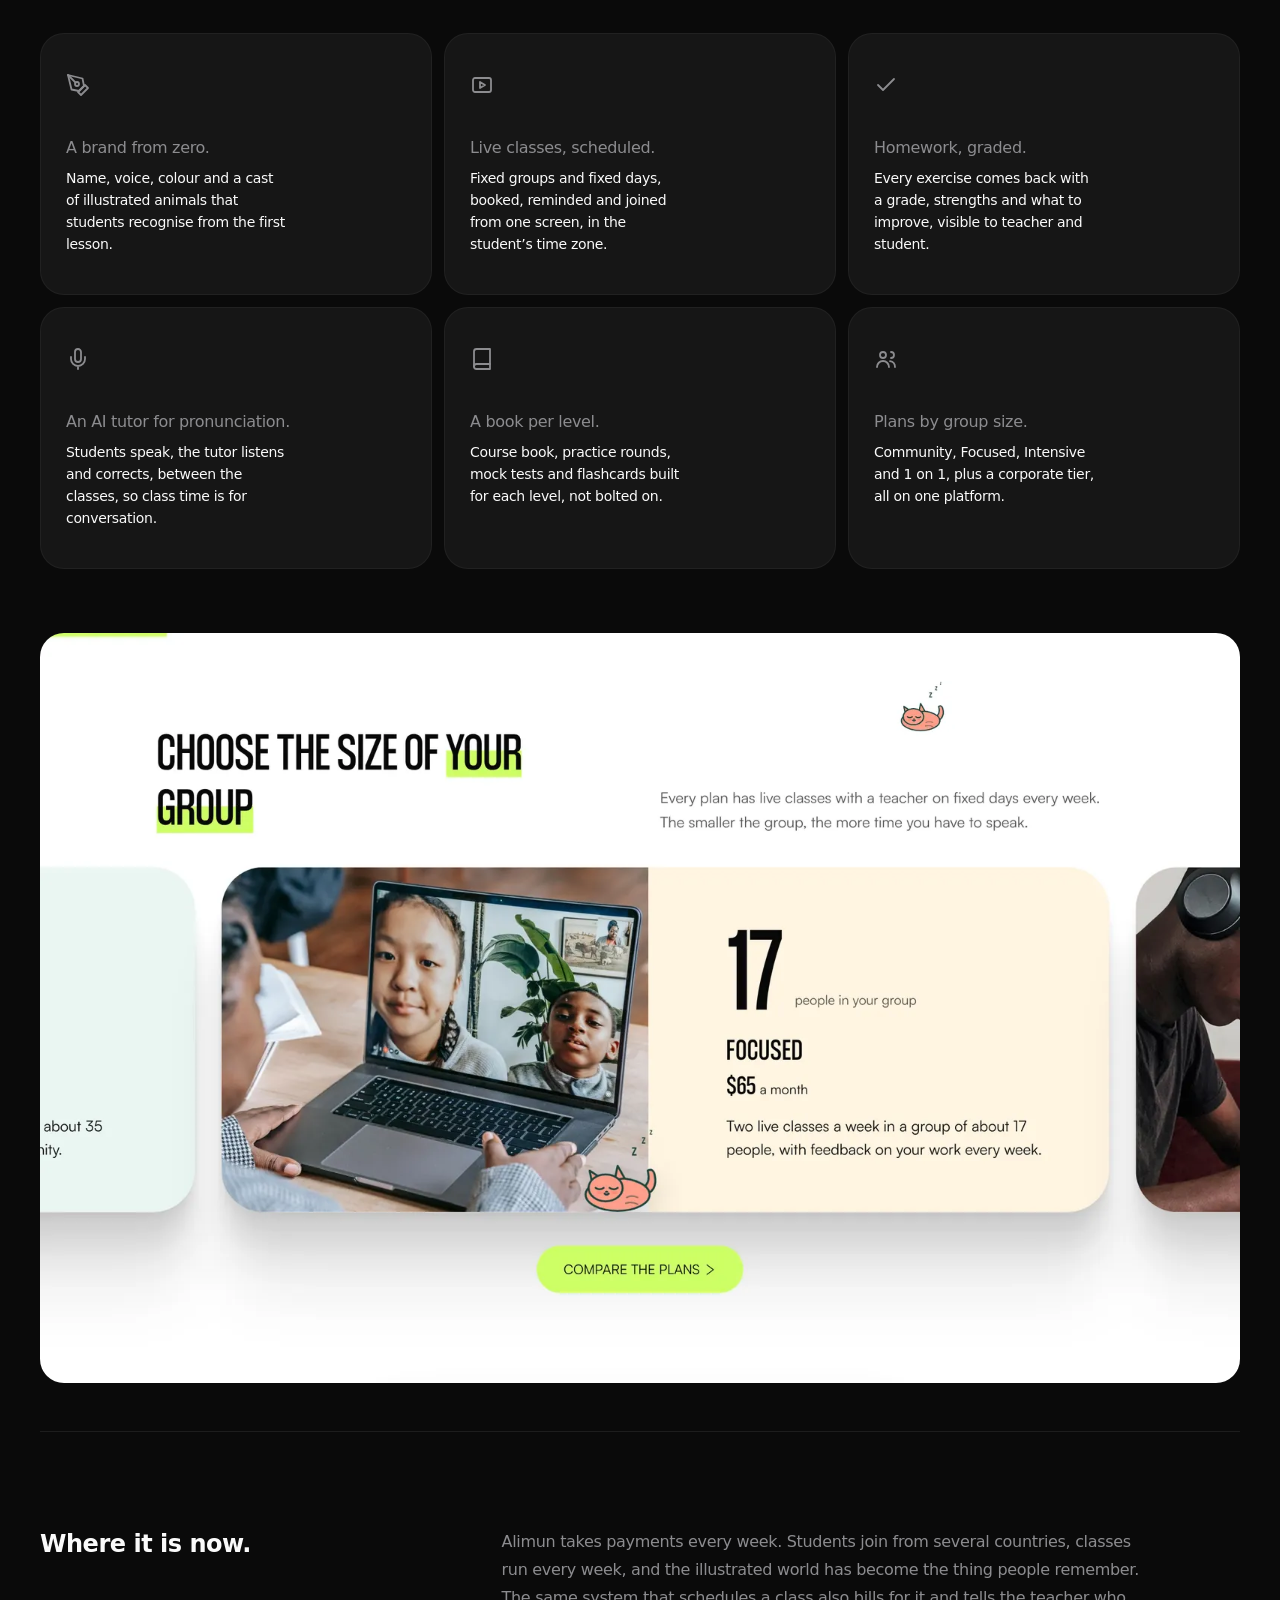
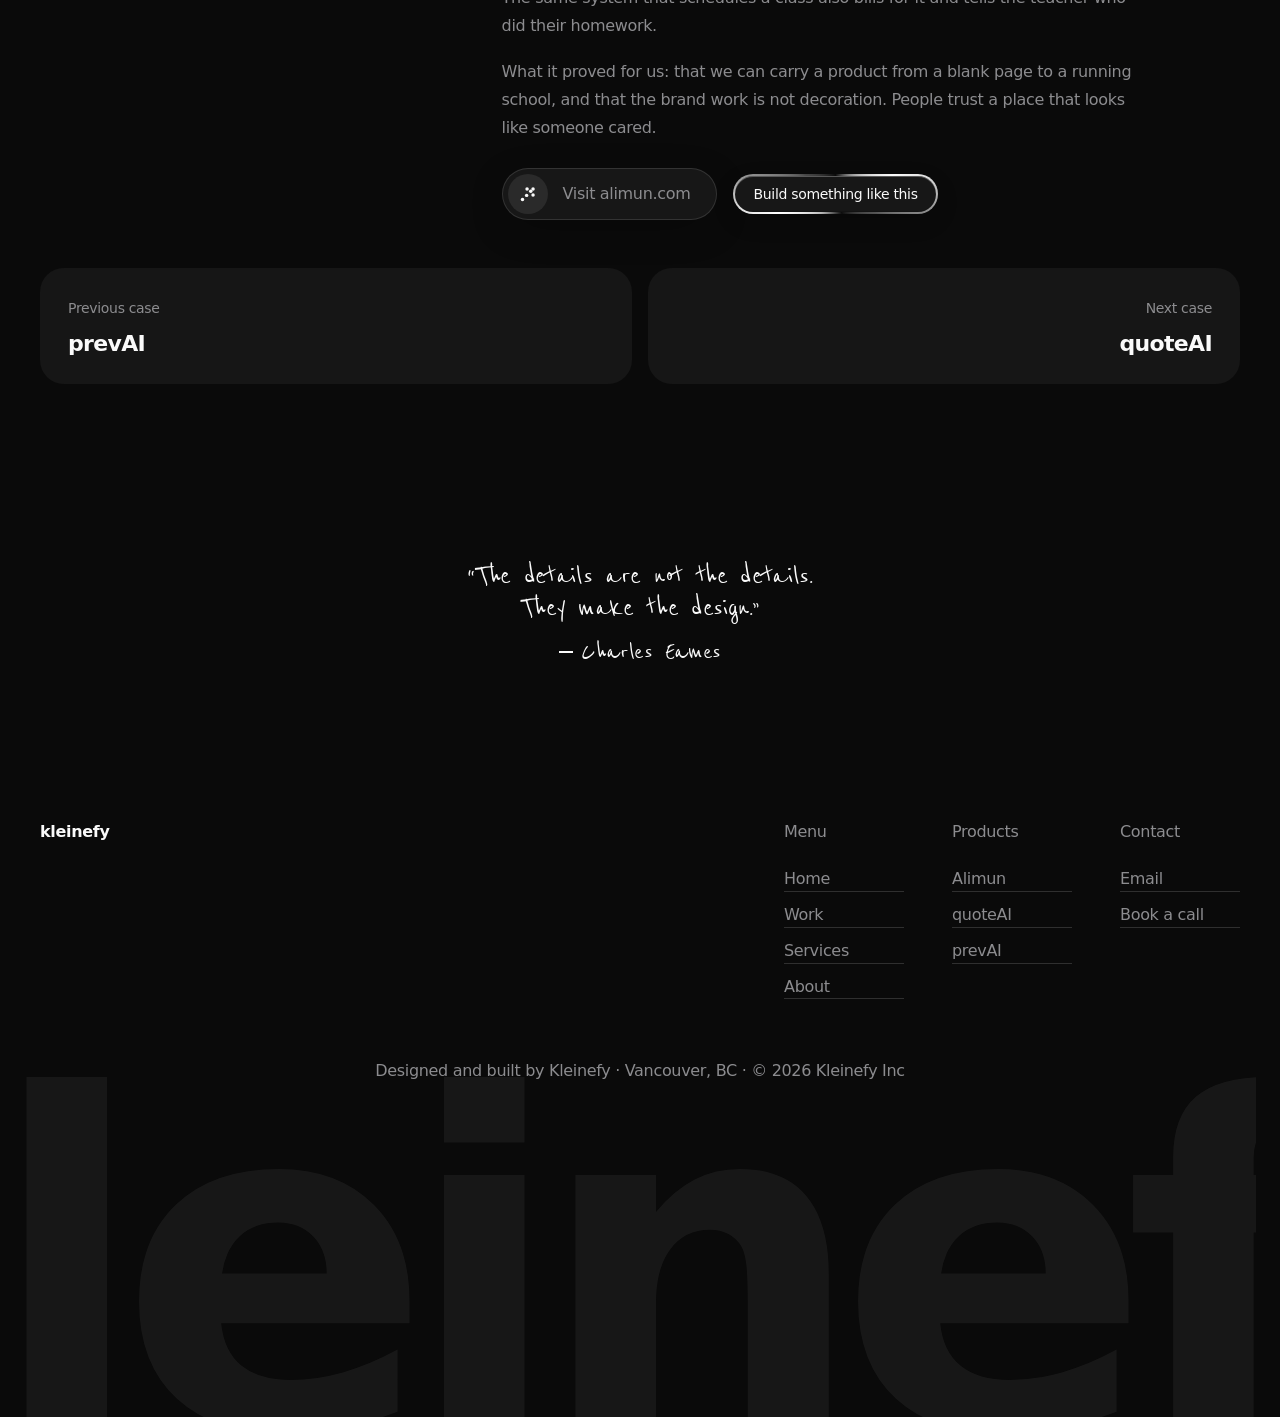
<file: work/alimun.html>
<!doctype html>
<html lang="en">
<head>
<meta charset="utf-8">
<meta name="viewport" content="width=device-width, initial-scale=1, viewport-fit=cover">
<meta name="claude:viewport-fit-sides" content="cover">
<title>Alimun · Kleinefy</title>
<meta name="description" content="How Kleinefy created Alimun, an online language school built around live classes with a teacher: the brand, the website and the platform.">
<meta property="og:title" content="Alimun · a Kleinefy case">
<meta property="og:description" content="How Kleinefy created Alimun, an online language school built around live classes with a teacher: the brand, the website and the platform.">
<meta property="og:type" content="website">
<meta property="og:image" content="https://kleinefy.com/assets/alimun-desktop.webp">
<link rel="canonical" href="https://kleinefy.com/work/alimun.html">
<link rel="preconnect" href="https://fonts.googleapis.com">
<link rel="preconnect" href="https://fonts.gstatic.com" crossorigin>
<link rel="stylesheet" href="https://fonts.googleapis.com/css2?family=Reenie+Beanie&family=IBM+Plex+Mono:wght@400;500&display=swap">
<script type="application/ld+json">{"@context":"https://schema.org","@type":"CreativeWork","name":"Alimun","url":"https://alimun.com/","creator":{"@type":"Organization","name":"Kleinefy Inc","url":"https://kleinefy.com/"},"description":"How Kleinefy created Alimun, an online language school built around live classes with a teacher: the brand, the website and the platform."}</script>
<link rel="stylesheet" href="../assets/site.css">
</head>
<body>

<header class="nav" id="nav">
  <nav class="bar glass" id="bar" data-home="../index.html" aria-label="Primary">
    <button data-to="home" class="active"><svg viewBox="0 0 24 24" fill="none" stroke="currentColor" stroke-width="2" stroke-linecap="round" stroke-linejoin="round"><path d="M3 11l9-8 9 8v9a2 2 0 0 1-2 2h-4v-6H9v6H5a2 2 0 0 1-2-2z"/></svg><span class="lab"><span>Home</span></span></button>
    <button data-to="work"><svg viewBox="0 0 24 24" fill="none" stroke="currentColor" stroke-width="2" stroke-linecap="round" stroke-linejoin="round"><rect x="3" y="7" width="18" height="13" rx="2"/><path d="M8 7V5a2 2 0 0 1 2-2h4a2 2 0 0 1 2 2v2M3 12h18"/></svg><span class="lab"><span>Work</span></span></button>
    <button data-to="services"><svg viewBox="0 0 24 24" fill="none" stroke="currentColor" stroke-width="2" stroke-linecap="round" stroke-linejoin="round"><path d="M14.7 6.3a4 4 0 0 0 5 5L22 8.9 20.6 7.5l-2.3 2.3-1.5-1.5 2.3-2.3L17.7 4.6z"/><path d="M12.6 8.4 4 17a2 2 0 1 0 3 3l8.6-8.6"/></svg><span class="lab"><span>Services</span></span></button>
    <button data-to="about"><svg viewBox="0 0 24 24" fill="none" stroke="currentColor" stroke-width="2" stroke-linecap="round" stroke-linejoin="round"><circle cx="12" cy="8" r="4"/><path d="M4 21a8 8 0 0 1 16 0"/></svg><span class="lab"><span>About</span></span></button>
    <button data-to="stack"><svg viewBox="0 0 24 24" fill="none" stroke="currentColor" stroke-width="2" stroke-linecap="round" stroke-linejoin="round"><path d="m12 2 10 5-10 5L2 7z"/><path d="m2 12 10 5 10-5M2 17l10 5 10-5"/></svg><span class="lab"><span>Stack</span></span></button>
  </nav>
  <div class="menu glass" id="menu" role="menu" aria-label="Work"><div class="ls"><p>Three products, designed, built and run by us</p><a href="../work/alimun.html" data-clip="../assets/alimun" data-poster="../assets/alimun-desktop.webp" data-cap="Online language school|alimun.com">Alimun<small>Online language school</small></a><a href="../work/quoteai.html" data-clip="../assets/quoteai" data-poster="../assets/quoteai-desktop.webp" data-cap="Quoting and jobs for Canadian trades|quoteai.ca">quoteAI<small>Quoting and jobs for Canadian trades</small></a><a href="../work/prevai.html" data-clip="../assets/prevai" data-poster="../assets/prevai-desktop.webp" data-cap="Preventivi e cantieri, Italia|prevai.it">prevAI<small>Preventivi e cantieri, Italia</small></a></div><div class="pv"><div class="fr"><img id="menu-poster" alt="" src="../assets/alimun-desktop.webp"><video id="menu-video" muted playsinline loop preload="none"></video></div><p><span id="menu-cap1">Online language school</span><span id="menu-cap2">alimun.com</span></p></div></div>
  <button class="round glass" id="theme" type="button" aria-label="Switch between light and dark mode">
    <svg class="moon" viewBox="0 0 24 24" fill="none" stroke="currentColor" stroke-width="2" stroke-linecap="round" stroke-linejoin="round"><path d="M21 12.8A9 9 0 1 1 11.2 3a7 7 0 0 0 9.8 9.8z"/></svg>
    <svg class="sun" viewBox="0 0 24 24" fill="none" stroke="currentColor" stroke-width="2" stroke-linecap="round" stroke-linejoin="round"><circle cx="12" cy="12" r="4"/><path d="M12 2v2M12 20v2M4.9 4.9l1.4 1.4M17.7 17.7l1.4 1.4M2 12h2M20 12h2M4.9 19.1l1.4-1.4M17.7 6.3l1.4-1.4"/></svg>
  </button>
  <a class="xarrow" href="#contact" data-book>
    <span class="chip" aria-hidden="true">
      <span class="one"><svg class="dc" viewBox="0 0 24 24"><circle cx="6" cy="18" r="1.9"/><circle cx="10.5" cy="13.5" r="1.9"/><circle cx="15" cy="9" r="1.9"/><circle cx="17.5" cy="6.5" r="1.9"/><circle cx="11" cy="6.5" r="1.9"/><circle cx="17.5" cy="13" r="1.9"/></svg></span>
      <span class="trail"><svg class="dc" style="--o:1" viewBox="0 0 24 24"><circle cx="6" cy="18" r="1.9"/><circle cx="10.5" cy="13.5" r="1.9"/><circle cx="15" cy="9" r="1.9"/><circle cx="17.5" cy="6.5" r="1.9"/><circle cx="11" cy="6.5" r="1.9"/><circle cx="17.5" cy="13" r="1.9"/></svg><svg class="dc" style="--o:.75" viewBox="0 0 24 24"><circle cx="6" cy="18" r="1.9"/><circle cx="10.5" cy="13.5" r="1.9"/><circle cx="15" cy="9" r="1.9"/><circle cx="17.5" cy="6.5" r="1.9"/><circle cx="11" cy="6.5" r="1.9"/><circle cx="17.5" cy="13" r="1.9"/></svg><svg class="dc" style="--o:.5" viewBox="0 0 24 24"><circle cx="6" cy="18" r="1.9"/><circle cx="10.5" cy="13.5" r="1.9"/><circle cx="15" cy="9" r="1.9"/><circle cx="17.5" cy="6.5" r="1.9"/><circle cx="11" cy="6.5" r="1.9"/><circle cx="17.5" cy="13" r="1.9"/></svg><svg class="dc" style="--o:.3" viewBox="0 0 24 24"><circle cx="6" cy="18" r="1.9"/><circle cx="10.5" cy="13.5" r="1.9"/><circle cx="15" cy="9" r="1.9"/><circle cx="17.5" cy="6.5" r="1.9"/><circle cx="11" cy="6.5" r="1.9"/><circle cx="17.5" cy="13" r="1.9"/></svg><svg class="dc" style="--o:.15" viewBox="0 0 24 24"><circle cx="6" cy="18" r="1.9"/><circle cx="10.5" cy="13.5" r="1.9"/><circle cx="15" cy="9" r="1.9"/><circle cx="17.5" cy="6.5" r="1.9"/><circle cx="11" cy="6.5" r="1.9"/><circle cx="17.5" cy="13" r="1.9"/></svg></span>
    </span>
    <span class="txt">Book a call</span>
  </a>
</header>

<nav class="rail" id="rail" aria-label="Sections on this page">
  <a href="#overview" data-s="overview"><i></i><b>01 · Overview</b></a>
  <a href="#start" data-s="start"><i></i><b>02 · Starting point</b></a>
  <a href="#built" data-s="built"><i></i><b>03 · What we built</b></a>
  <a href="#works" data-s="works"><i></i><b>04 · How it works</b></a>
  <a href="#now" data-s="now"><i></i><b>05 · Where it is now</b></a>
</nav>

<main>
<section id="overview">
  <div class="frame">
    <div class="case-hero">
      <h1>Alimun. A language school that lives online, from the brand up.</h1>
      <ul class="tags" style="line-height:24px"><li>#EdTech</li><li>#LiveClasses</li><li>#Brand</li></ul>
      <div class="meta"><div><b>Role</b>Brand, product design, engineering, operations</div><div><b>Market</b>B2C · Education · English and German</div><div><b>Built</b>Design, code and operations by Kleinefy</div><div><b>Live at</b><a href="https://alimun.com" target="_blank" rel="noopener">alimun.com</a></div></div>
    </div>
    <div class="screen media big play"><img src="../assets/tour/alimun-1.webp" alt="The Alimun website" width="1440" height="900"></div>
  </div>
</section>

<section id="start">
  <div class="frame">
    <div class="rule"></div>
    <div class="two-col"><h2>The starting point.</h2><div class="txt"><p>Most language apps teach you to tap. People who need to <strong>speak</strong>, for a job, a move, an exam, stall after the first month because nobody is listening to them. The schools that do have teachers run on spreadsheets, a video link and a PDF course book sent by email.</p><p>Alimun began as our own answer: a school where every plan is built around a live class with a real teacher, in a fixed group on fixed days, and where everything between the classes, the book, the homework, the practice, lives in one place and talks to the teacher.</p></div></div>
  </div>
</section>

<section id="built">
  <div class="frame">
    <div class="rule"></div>
    <div class="two-col"><h2>What we built.</h2><div class="txt"><p>We built it from nothing. The name. The voice. A cast of illustrated animals that students meet on the first page and keep meeting through the course. A website that explains the plans in one screen. And the platform under it: scheduling that puts a student in the right group at the right hour in their own time zone, the live video room, a course book per level, practice rounds, exam-style mock tests, spaced-repetition flashcards, a listening and reading library, and homework that comes back graded with strengths and what to improve.</p><p>Levels run from A1 to C2 in English and German, with more languages to come. The plans scale by group size: Community at about 35 people, Focused at about 17 with weekly feedback, Intensive at 6 with a one-to-one session a week, and 1 on 1. A corporate tier serves companies training teams.</p><div class="tools"><span>Next.js</span><span>TypeScript</span><span>Postgres</span><span>Live video</span><span>Stripe</span><span>Spaced repetition</span><span>AI speech</span><span>Illustration system</span></div></div></div>
    <div class="shots">
      <div class="screen media" data-pix><img src="../assets/alimun-s2.webp" alt="Alimun, further down the page" loading="lazy" decoding="async"></div>
      <div class="screen media" data-pix><img src="../assets/alimun-mobile.webp" alt="Alimun on a phone" loading="lazy" decoding="async"></div>
    </div>
  </div>
</section>

<section id="works">
  <div class="frame">
    <div class="rule"></div>
    <div class="sec"><h2 class="h2">The parts that matter.</h2></div>
    <ul class="svc"><li class="card tight"><svg viewBox="0 0 24 24" fill="none" stroke="currentColor" stroke-width="1.8" stroke-linecap="round" stroke-linejoin="round"><path d="M12 19l7-7 3 3-7 7-3-3z"/><path d="M18 13l-1.5-7.5L2 2l3.5 14.5L13 18l5-5z"/><path d="M2 2l7.6 7.6"/><circle cx="11" cy="11" r="2"/></svg><div><h4>A brand from zero.</h4><p>Name, voice, colour and a cast of illustrated animals that students recognise from the first lesson.</p></div></li><li class="card tight"><svg viewBox="0 0 24 24" fill="none" stroke="currentColor" stroke-width="1.8" stroke-linecap="round" stroke-linejoin="round"><rect x="3" y="5" width="18" height="14" rx="2"/><path d="M10 9l5 3-5 3z"/></svg><div><h4>Live classes, scheduled.</h4><p>Fixed groups and fixed days, booked, reminded and joined from one screen, in the student’s time zone.</p></div></li><li class="card tight"><svg viewBox="0 0 24 24" fill="none" stroke="currentColor" stroke-width="1.8" stroke-linecap="round" stroke-linejoin="round"><path d="M20 6L9 17l-5-5"/></svg><div><h4>Homework, graded.</h4><p>Every exercise comes back with a grade, strengths and what to improve, visible to teacher and student.</p></div></li><li class="card tight"><svg viewBox="0 0 24 24" fill="none" stroke="currentColor" stroke-width="1.8" stroke-linecap="round" stroke-linejoin="round"><path d="M12 2a3 3 0 0 0-3 3v7a3 3 0 0 0 6 0V5a3 3 0 0 0-3-3z"/><path d="M19 10v2a7 7 0 0 1-14 0v-2M12 19v3"/></svg><div><h4>An AI tutor for pronunciation.</h4><p>Students speak, the tutor listens and corrects, between the classes, so class time is for conversation.</p></div></li><li class="card tight"><svg viewBox="0 0 24 24" fill="none" stroke="currentColor" stroke-width="1.8" stroke-linecap="round" stroke-linejoin="round"><path d="M4 19.5A2.5 2.5 0 0 1 6.5 17H20"/><path d="M6.5 2H20v20H6.5A2.5 2.5 0 0 1 4 19.5v-15A2.5 2.5 0 0 1 6.5 2z"/></svg><div><h4>A book per level.</h4><p>Course book, practice rounds, mock tests and flashcards built for each level, not bolted on.</p></div></li><li class="card tight"><svg viewBox="0 0 24 24" fill="none" stroke="currentColor" stroke-width="1.8" stroke-linecap="round" stroke-linejoin="round"><circle cx="9" cy="8" r="3"/><path d="M3 20a6 6 0 0 1 12 0M17 11a3 3 0 1 0 0-6M21 20a6 6 0 0 0-5-5.9"/></svg><div><h4>Plans by group size.</h4><p>Community, Focused, Intensive and 1 on 1, plus a corporate tier, all on one platform.</p></div></li></ul>
    <div class="shots" style="grid-template-columns:minmax(0,1fr)"><div class="screen media" style="aspect-ratio:16/10" data-pix><img src="../assets/alimun-s3.webp" alt="Alimun, a product screen" loading="lazy" decoding="async"></div></div>
  </div>
</section>

<section id="now">
  <div class="frame">
    <div class="rule"></div>
    <div class="two-col"><h2>Where it is now.</h2><div class="txt"><p>Alimun takes payments every week. Students join from several countries, classes run every week, and the illustrated world has become the thing people remember. The same system that schedules a class also bills for it and tells the teacher who did their homework.</p><p>What it proved for us: that we can carry a product from a blank page to a running school, and that the brand work is not decoration. People trust a place that looks like someone cared.</p><div style="display:flex;gap:16px;flex-wrap:wrap;align-items:center;margin-top:8px"><a class="xarrow" href="https://alimun.com" target="_blank" rel="noopener"><span class="chip" aria-hidden="true"><span class="one"><svg class="dc" viewBox="0 0 24 24"><circle cx="6" cy="18" r="1.9"/><circle cx="10.5" cy="13.5" r="1.9"/><circle cx="15" cy="9" r="1.9"/><circle cx="17.5" cy="6.5" r="1.9"/><circle cx="11" cy="6.5" r="1.9"/><circle cx="17.5" cy="13" r="1.9"/></svg></span><span class="trail"><svg class="dc" style="--o:1" viewBox="0 0 24 24"><circle cx="6" cy="18" r="1.9"/><circle cx="10.5" cy="13.5" r="1.9"/><circle cx="15" cy="9" r="1.9"/><circle cx="17.5" cy="6.5" r="1.9"/><circle cx="11" cy="6.5" r="1.9"/><circle cx="17.5" cy="13" r="1.9"/></svg><svg class="dc" style="--o:.75" viewBox="0 0 24 24"><circle cx="6" cy="18" r="1.9"/><circle cx="10.5" cy="13.5" r="1.9"/><circle cx="15" cy="9" r="1.9"/><circle cx="17.5" cy="6.5" r="1.9"/><circle cx="11" cy="6.5" r="1.9"/><circle cx="17.5" cy="13" r="1.9"/></svg><svg class="dc" style="--o:.5" viewBox="0 0 24 24"><circle cx="6" cy="18" r="1.9"/><circle cx="10.5" cy="13.5" r="1.9"/><circle cx="15" cy="9" r="1.9"/><circle cx="17.5" cy="6.5" r="1.9"/><circle cx="11" cy="6.5" r="1.9"/><circle cx="17.5" cy="13" r="1.9"/></svg><svg class="dc" style="--o:.3" viewBox="0 0 24 24"><circle cx="6" cy="18" r="1.9"/><circle cx="10.5" cy="13.5" r="1.9"/><circle cx="15" cy="9" r="1.9"/><circle cx="17.5" cy="6.5" r="1.9"/><circle cx="11" cy="6.5" r="1.9"/><circle cx="17.5" cy="13" r="1.9"/></svg><svg class="dc" style="--o:.15" viewBox="0 0 24 24"><circle cx="6" cy="18" r="1.9"/><circle cx="10.5" cy="13.5" r="1.9"/><circle cx="15" cy="9" r="1.9"/><circle cx="17.5" cy="6.5" r="1.9"/><circle cx="11" cy="6.5" r="1.9"/><circle cx="17.5" cy="13" r="1.9"/></svg></span></span><span class="txt">Visit alimun.com<span class="sr"> (opens in a new tab)</span></span></a><a class="metal" href="#contact" data-book><span class="rim" aria-hidden="true"></span><span class="sheen" aria-hidden="true"></span><span class="face" aria-hidden="true"></span><span class="edge" aria-hidden="true"></span><span class="in">Build something like this</span></a></div></div></div>
    <div class="nextcase">
      <a href="prevai.html"><small>Previous case</small><b>prevAI</b></a>
      <a href="quoteai.html" style="text-align:right"><small>Next case</small><b>quoteAI</b></a>
    </div>
  </div>
</section>
</main>

<footer>
  <div class="col">
    <figure class="hw" id="hw" data-quote="The details are not the details. They make the design." data-by="Charles Eames"></figure>
    <div class="fl">
      <div class="row">
        <span class="brandmark">kleinefy</span>
        <div class="cols">
          <nav aria-label="Menu"><p>Menu</p><ul><li><a href="../index.html#home" data-scramble>Home</a></li><li><a href="../index.html#work" data-scramble>Work</a></li><li><a href="../index.html#services" data-scramble>Services</a></li><li><a href="../index.html#about" data-scramble>About</a></li></ul></nav>
          <nav aria-label="Products"><p>Products</p><ul><li><a href="https://alimun.com" target="_blank" rel="noopener" data-scramble>Alimun</a></li><li><a href="https://quoteai.ca" target="_blank" rel="noopener" data-scramble>quoteAI</a></li><li><a href="https://prevai.it" target="_blank" rel="noopener" data-scramble>prevAI</a></li></ul></nav>
          <nav aria-label="Contact"><p>Contact</p><ul><li><a href="mailto:hello@kleinefy.com" data-scramble>Email</a></li><li><a href="#contact" data-scramble data-book>Book a call</a></li></ul></nav>
        </div>
      </div>
      <p class="credit">Designed and built by Kleinefy · Vancouver, BC · © 2026 Kleinefy Inc</p>
      <p class="wm" aria-hidden="true">kleinefy</p>
    </div>
  </div>
</footer>

<script src="../assets/site.js" defer></script>
</body>
</html>
</file>
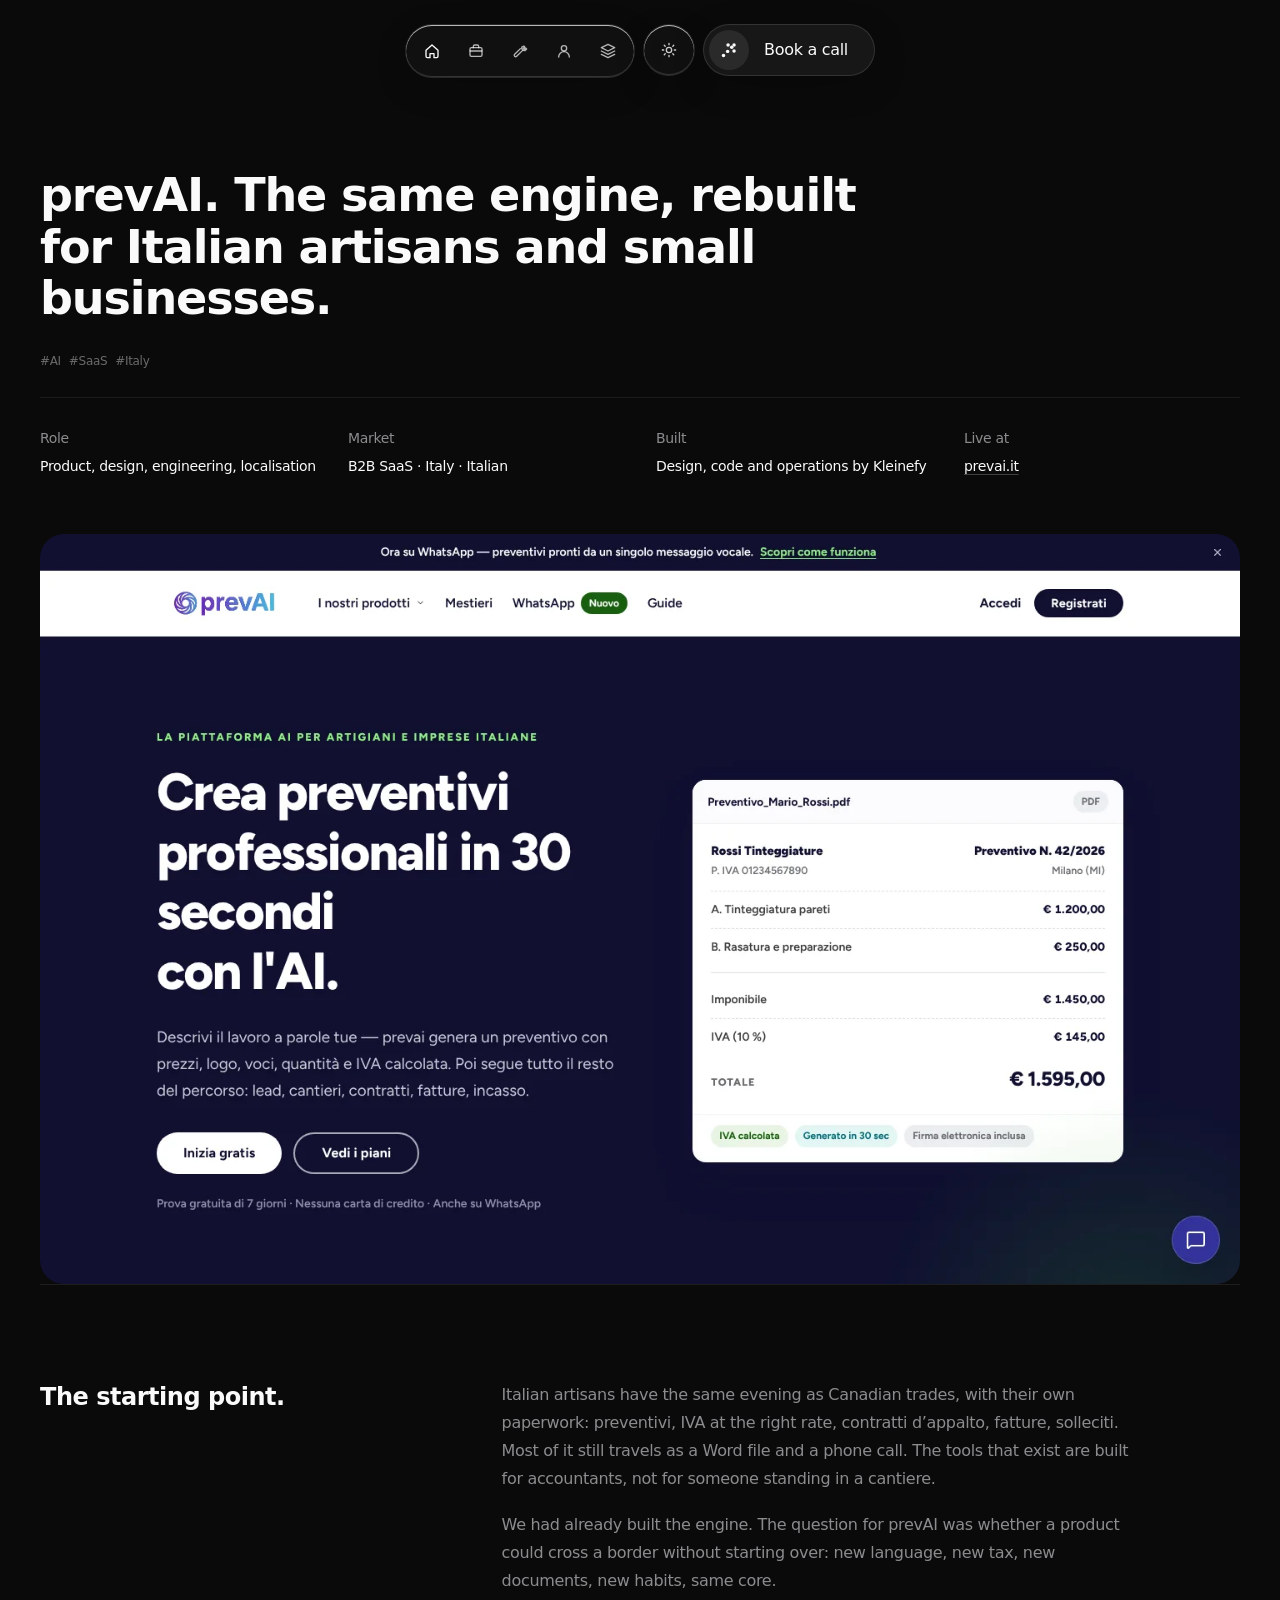
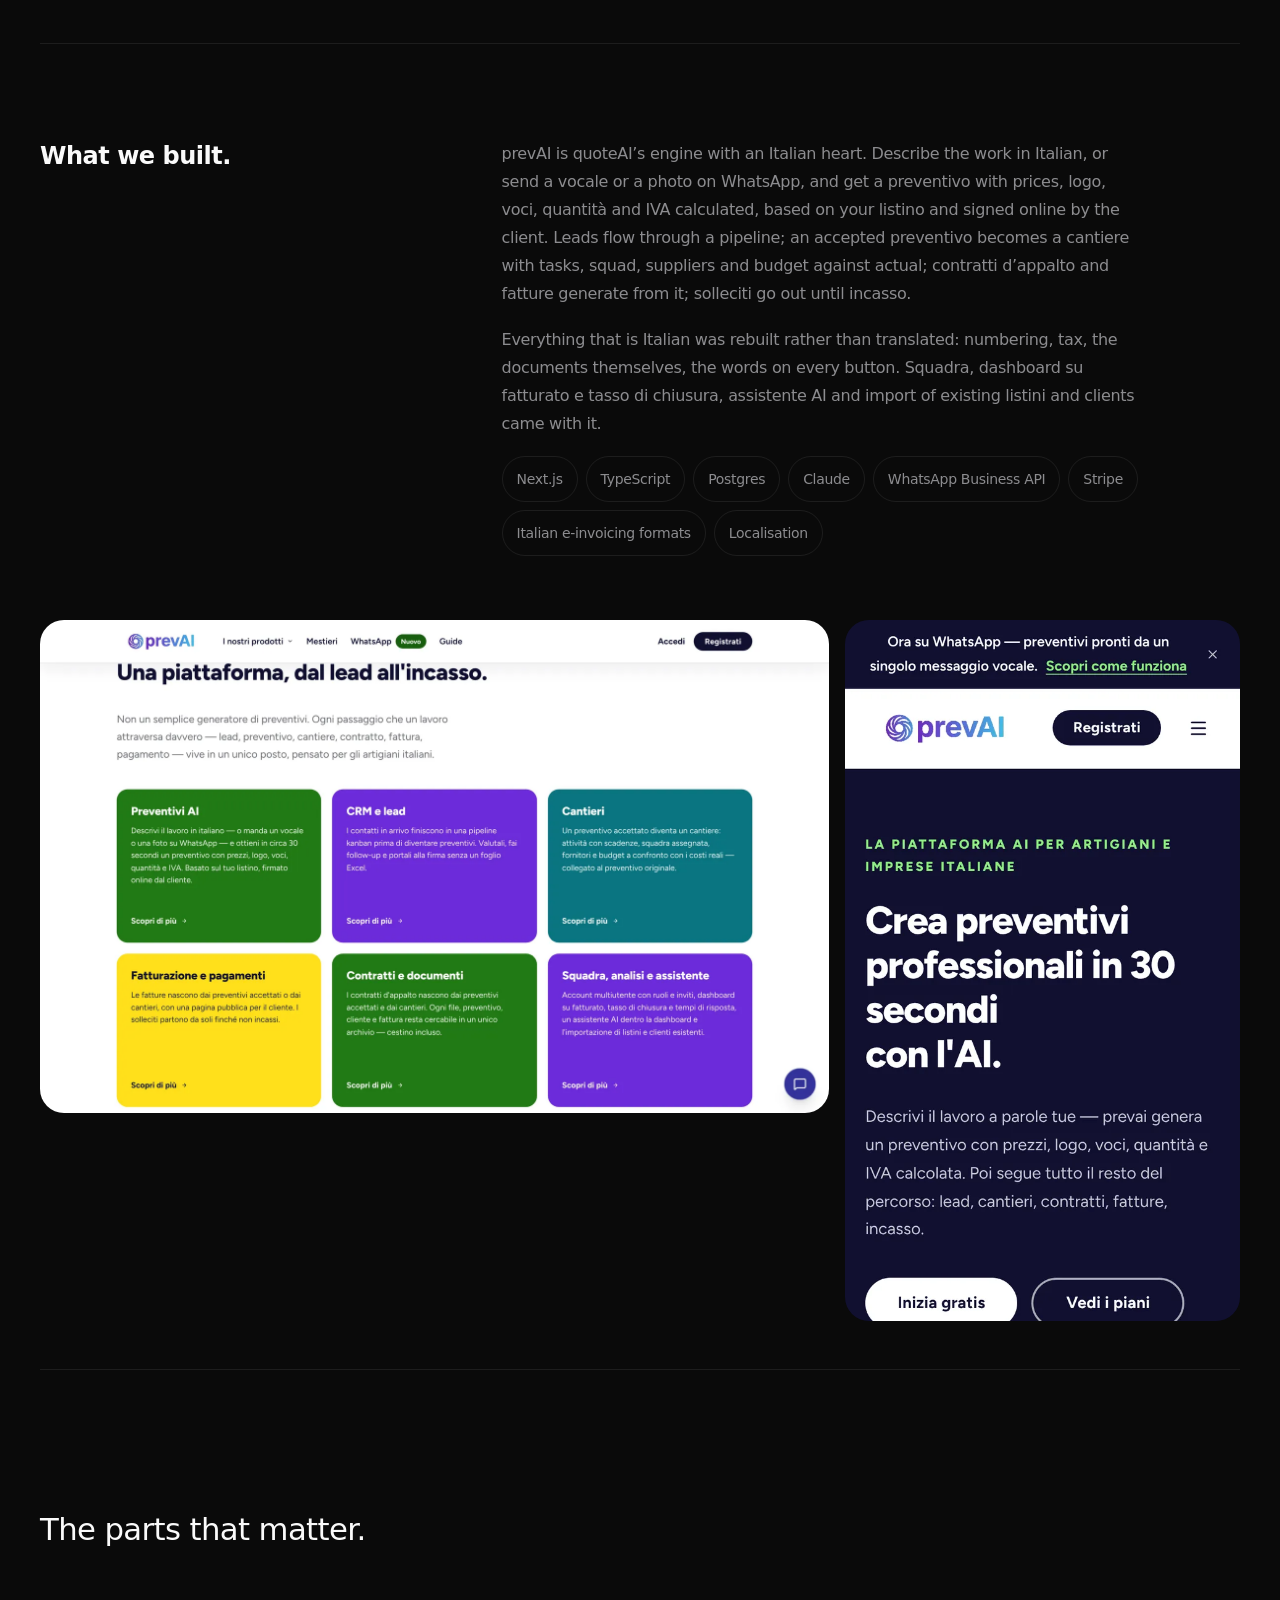
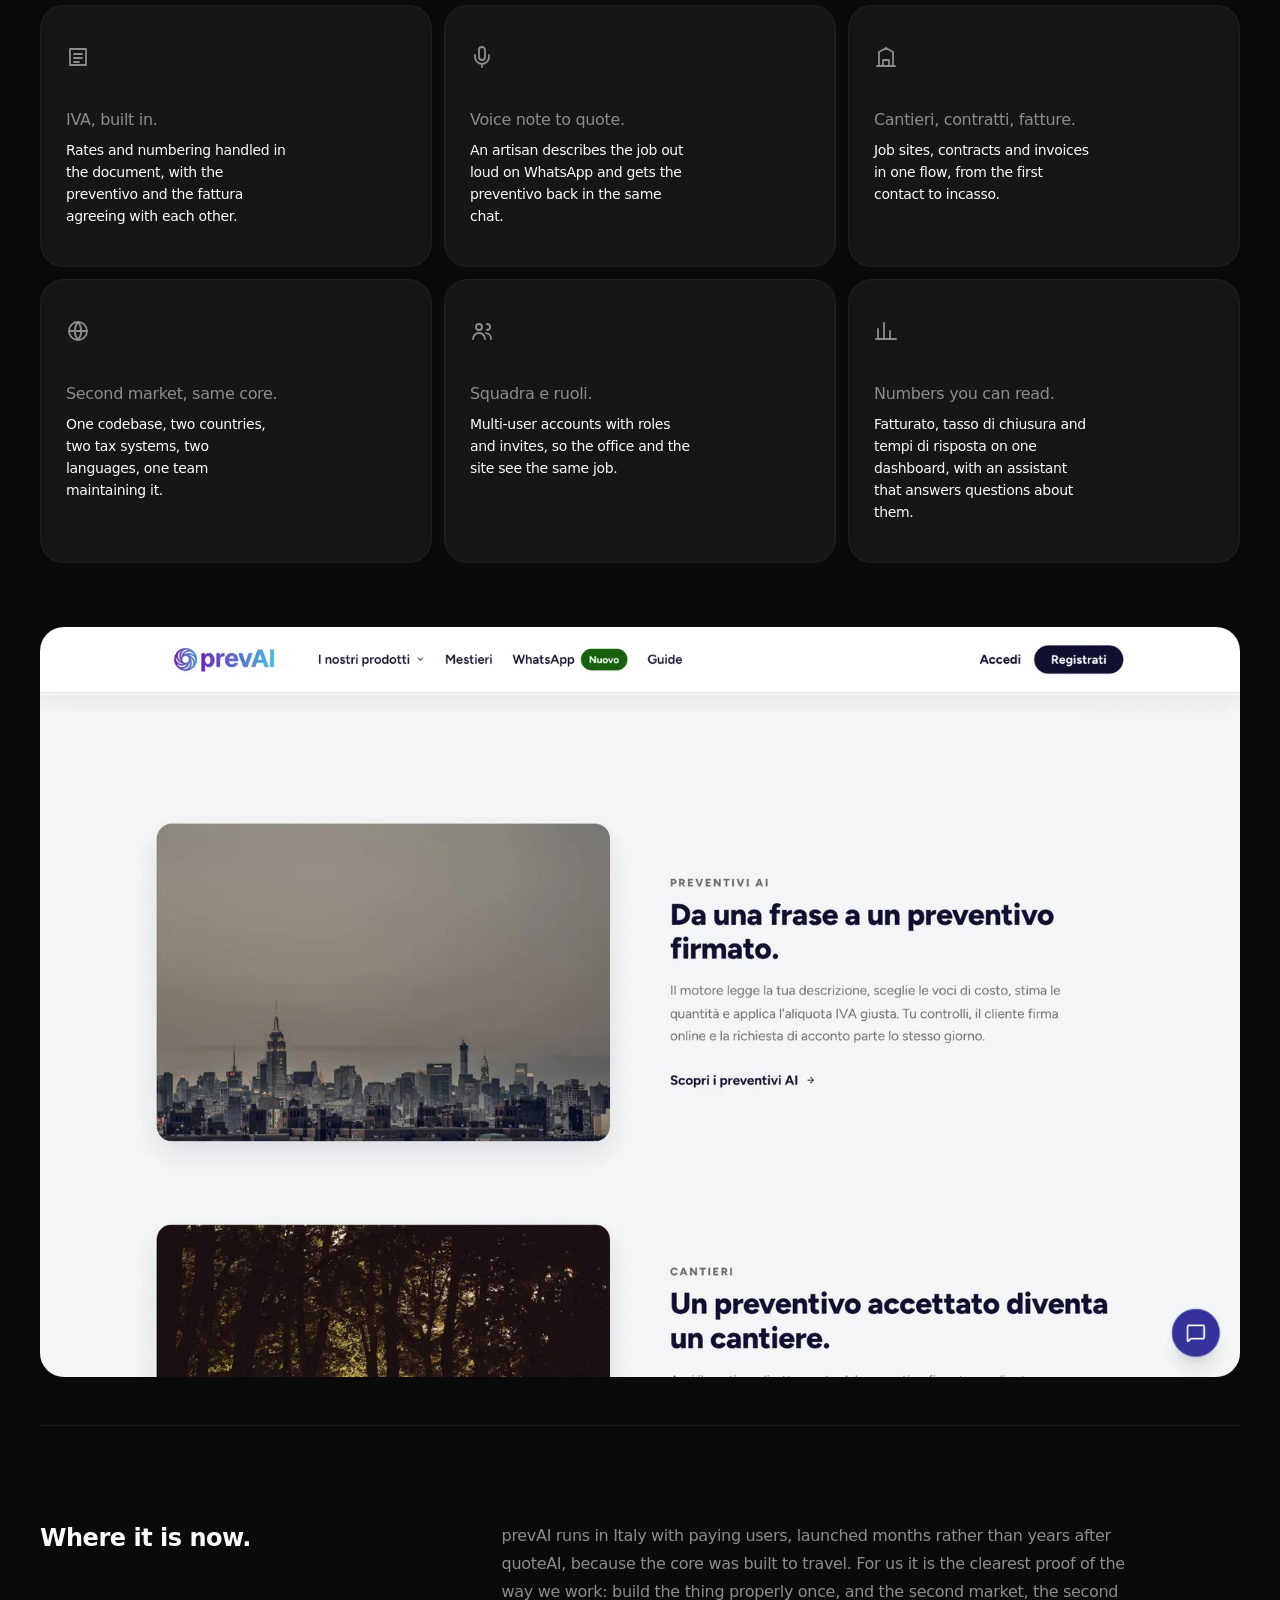
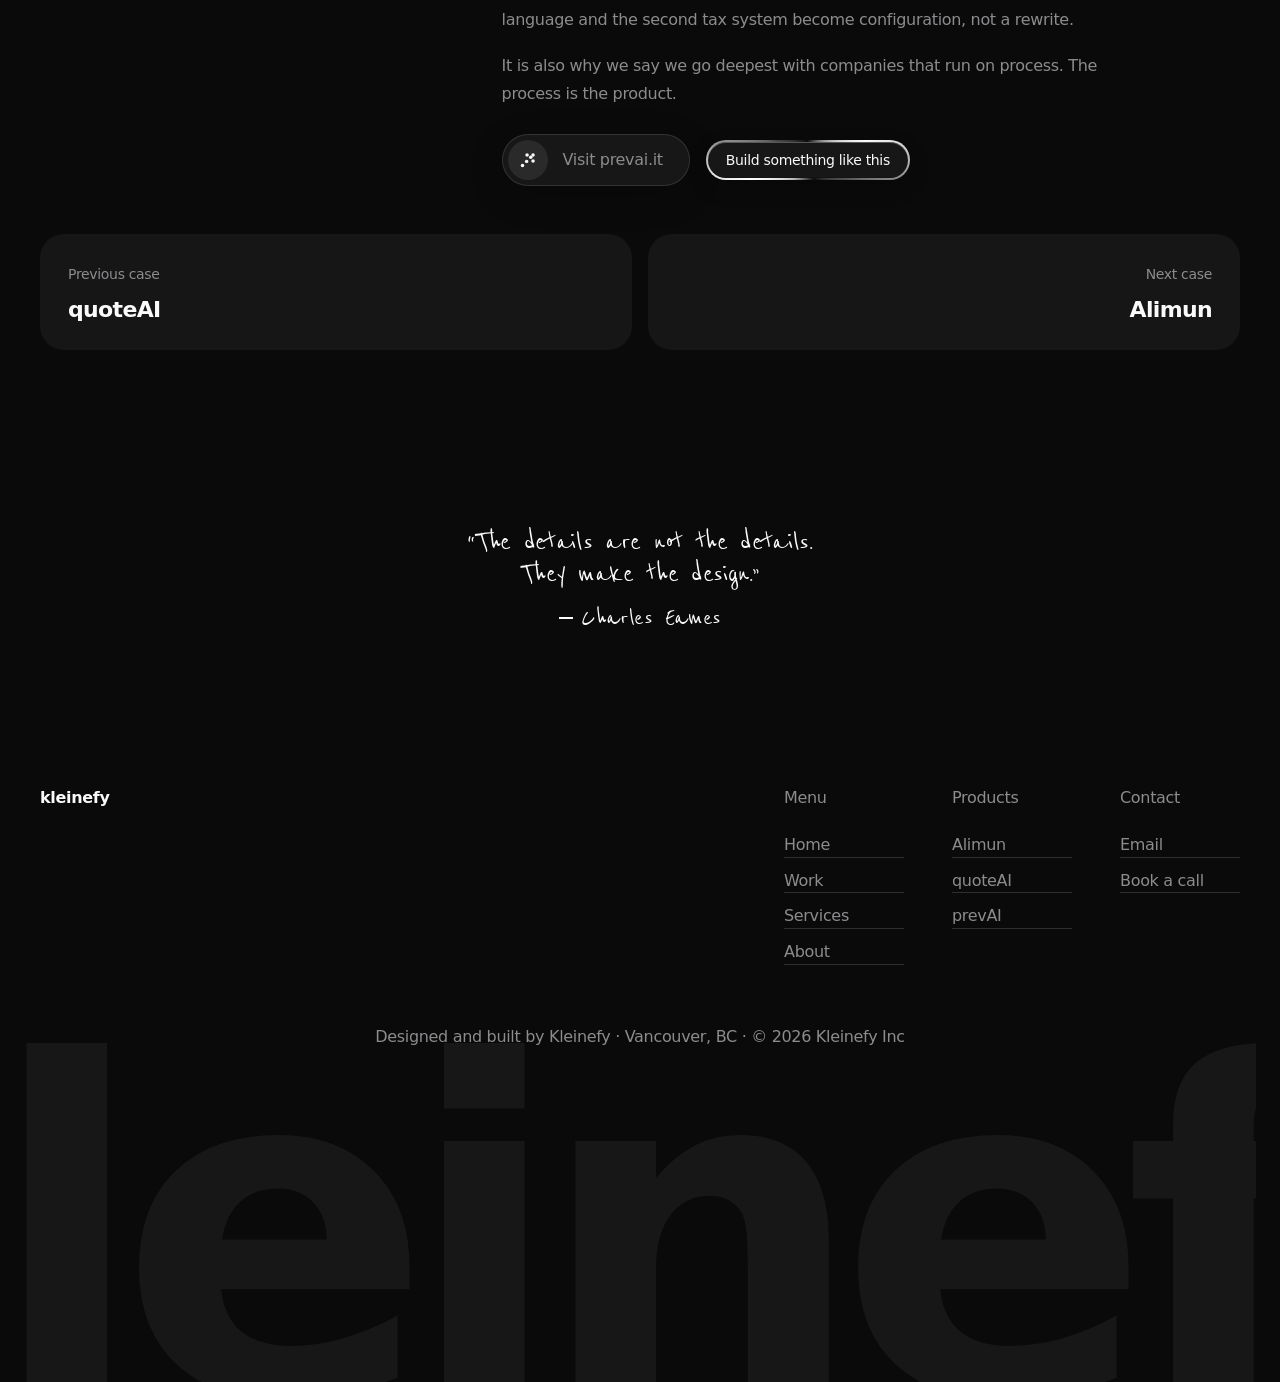
<file: work/prevai.html>
<!doctype html>
<html lang="en">
<head>
<meta charset="utf-8">
<meta name="viewport" content="width=device-width, initial-scale=1, viewport-fit=cover">
<meta name="claude:viewport-fit-sides" content="cover">
<title>prevAI · Kleinefy</title>
<meta name="description" content="How Kleinefy took the quoteAI engine to Italy as prevAI: preventivi with IVA, cantieri, contratti, fatture and incasso, from a WhatsApp voice note.">
<meta property="og:title" content="prevAI · a Kleinefy case">
<meta property="og:description" content="How Kleinefy took the quoteAI engine to Italy as prevAI: preventivi with IVA, cantieri, contratti, fatture and incasso, from a WhatsApp voice note.">
<meta property="og:type" content="website">
<meta property="og:image" content="https://kleinefy.com/assets/prevai-desktop.webp">
<link rel="canonical" href="https://kleinefy.com/work/prevai.html">
<link rel="preconnect" href="https://fonts.googleapis.com">
<link rel="preconnect" href="https://fonts.gstatic.com" crossorigin>
<link rel="stylesheet" href="https://fonts.googleapis.com/css2?family=Reenie+Beanie&family=IBM+Plex+Mono:wght@400;500&display=swap">
<script type="application/ld+json">{"@context":"https://schema.org","@type":"CreativeWork","name":"prevAI","url":"https://prevai.it/","creator":{"@type":"Organization","name":"Kleinefy Inc","url":"https://kleinefy.com/"},"description":"How Kleinefy took the quoteAI engine to Italy as prevAI: preventivi with IVA, cantieri, contratti, fatture and incasso, from a WhatsApp voice note."}</script>
<link rel="stylesheet" href="../assets/site.css">
</head>
<body>

<header class="nav" id="nav">
  <nav class="bar glass" id="bar" data-home="../index.html" aria-label="Primary">
    <button data-to="home" class="active"><svg viewBox="0 0 24 24" fill="none" stroke="currentColor" stroke-width="2" stroke-linecap="round" stroke-linejoin="round"><path d="M3 11l9-8 9 8v9a2 2 0 0 1-2 2h-4v-6H9v6H5a2 2 0 0 1-2-2z"/></svg><span class="lab"><span>Home</span></span></button>
    <button data-to="work"><svg viewBox="0 0 24 24" fill="none" stroke="currentColor" stroke-width="2" stroke-linecap="round" stroke-linejoin="round"><rect x="3" y="7" width="18" height="13" rx="2"/><path d="M8 7V5a2 2 0 0 1 2-2h4a2 2 0 0 1 2 2v2M3 12h18"/></svg><span class="lab"><span>Work</span></span></button>
    <button data-to="services"><svg viewBox="0 0 24 24" fill="none" stroke="currentColor" stroke-width="2" stroke-linecap="round" stroke-linejoin="round"><path d="M14.7 6.3a4 4 0 0 0 5 5L22 8.9 20.6 7.5l-2.3 2.3-1.5-1.5 2.3-2.3L17.7 4.6z"/><path d="M12.6 8.4 4 17a2 2 0 1 0 3 3l8.6-8.6"/></svg><span class="lab"><span>Services</span></span></button>
    <button data-to="about"><svg viewBox="0 0 24 24" fill="none" stroke="currentColor" stroke-width="2" stroke-linecap="round" stroke-linejoin="round"><circle cx="12" cy="8" r="4"/><path d="M4 21a8 8 0 0 1 16 0"/></svg><span class="lab"><span>About</span></span></button>
    <button data-to="stack"><svg viewBox="0 0 24 24" fill="none" stroke="currentColor" stroke-width="2" stroke-linecap="round" stroke-linejoin="round"><path d="m12 2 10 5-10 5L2 7z"/><path d="m2 12 10 5 10-5M2 17l10 5 10-5"/></svg><span class="lab"><span>Stack</span></span></button>
  </nav>
  <div class="menu glass" id="menu" role="menu" aria-label="Work"><div class="ls"><p>Three products, designed, built and run by us</p><a href="../work/alimun.html" data-clip="../assets/alimun" data-poster="../assets/alimun-desktop.webp" data-cap="Online language school|alimun.com">Alimun<small>Online language school</small></a><a href="../work/quoteai.html" data-clip="../assets/quoteai" data-poster="../assets/quoteai-desktop.webp" data-cap="Quoting and jobs for Canadian trades|quoteai.ca">quoteAI<small>Quoting and jobs for Canadian trades</small></a><a href="../work/prevai.html" data-clip="../assets/prevai" data-poster="../assets/prevai-desktop.webp" data-cap="Preventivi e cantieri, Italia|prevai.it">prevAI<small>Preventivi e cantieri, Italia</small></a></div><div class="pv"><div class="fr"><img id="menu-poster" alt="" src="../assets/alimun-desktop.webp"><video id="menu-video" muted playsinline loop preload="none"></video></div><p><span id="menu-cap1">Online language school</span><span id="menu-cap2">alimun.com</span></p></div></div>
  <button class="round glass" id="theme" type="button" aria-label="Switch between light and dark mode">
    <svg class="moon" viewBox="0 0 24 24" fill="none" stroke="currentColor" stroke-width="2" stroke-linecap="round" stroke-linejoin="round"><path d="M21 12.8A9 9 0 1 1 11.2 3a7 7 0 0 0 9.8 9.8z"/></svg>
    <svg class="sun" viewBox="0 0 24 24" fill="none" stroke="currentColor" stroke-width="2" stroke-linecap="round" stroke-linejoin="round"><circle cx="12" cy="12" r="4"/><path d="M12 2v2M12 20v2M4.9 4.9l1.4 1.4M17.7 17.7l1.4 1.4M2 12h2M20 12h2M4.9 19.1l1.4-1.4M17.7 6.3l1.4-1.4"/></svg>
  </button>
  <a class="xarrow" href="#contact" data-book>
    <span class="chip" aria-hidden="true">
      <span class="one"><svg class="dc" viewBox="0 0 24 24"><circle cx="6" cy="18" r="1.9"/><circle cx="10.5" cy="13.5" r="1.9"/><circle cx="15" cy="9" r="1.9"/><circle cx="17.5" cy="6.5" r="1.9"/><circle cx="11" cy="6.5" r="1.9"/><circle cx="17.5" cy="13" r="1.9"/></svg></span>
      <span class="trail"><svg class="dc" style="--o:1" viewBox="0 0 24 24"><circle cx="6" cy="18" r="1.9"/><circle cx="10.5" cy="13.5" r="1.9"/><circle cx="15" cy="9" r="1.9"/><circle cx="17.5" cy="6.5" r="1.9"/><circle cx="11" cy="6.5" r="1.9"/><circle cx="17.5" cy="13" r="1.9"/></svg><svg class="dc" style="--o:.75" viewBox="0 0 24 24"><circle cx="6" cy="18" r="1.9"/><circle cx="10.5" cy="13.5" r="1.9"/><circle cx="15" cy="9" r="1.9"/><circle cx="17.5" cy="6.5" r="1.9"/><circle cx="11" cy="6.5" r="1.9"/><circle cx="17.5" cy="13" r="1.9"/></svg><svg class="dc" style="--o:.5" viewBox="0 0 24 24"><circle cx="6" cy="18" r="1.9"/><circle cx="10.5" cy="13.5" r="1.9"/><circle cx="15" cy="9" r="1.9"/><circle cx="17.5" cy="6.5" r="1.9"/><circle cx="11" cy="6.5" r="1.9"/><circle cx="17.5" cy="13" r="1.9"/></svg><svg class="dc" style="--o:.3" viewBox="0 0 24 24"><circle cx="6" cy="18" r="1.9"/><circle cx="10.5" cy="13.5" r="1.9"/><circle cx="15" cy="9" r="1.9"/><circle cx="17.5" cy="6.5" r="1.9"/><circle cx="11" cy="6.5" r="1.9"/><circle cx="17.5" cy="13" r="1.9"/></svg><svg class="dc" style="--o:.15" viewBox="0 0 24 24"><circle cx="6" cy="18" r="1.9"/><circle cx="10.5" cy="13.5" r="1.9"/><circle cx="15" cy="9" r="1.9"/><circle cx="17.5" cy="6.5" r="1.9"/><circle cx="11" cy="6.5" r="1.9"/><circle cx="17.5" cy="13" r="1.9"/></svg></span>
    </span>
    <span class="txt">Book a call</span>
  </a>
</header>

<nav class="rail" id="rail" aria-label="Sections on this page">
  <a href="#overview" data-s="overview"><i></i><b>01 · Overview</b></a>
  <a href="#start" data-s="start"><i></i><b>02 · Starting point</b></a>
  <a href="#built" data-s="built"><i></i><b>03 · What we built</b></a>
  <a href="#works" data-s="works"><i></i><b>04 · How it works</b></a>
  <a href="#now" data-s="now"><i></i><b>05 · Where it is now</b></a>
</nav>

<main>
<section id="overview">
  <div class="frame">
    <div class="case-hero">
      <h1>prevAI. The same engine, rebuilt for Italian artisans and small businesses.</h1>
      <ul class="tags" style="line-height:24px"><li>#AI</li><li>#SaaS</li><li>#Italy</li></ul>
      <div class="meta"><div><b>Role</b>Product, design, engineering, localisation</div><div><b>Market</b>B2B SaaS · Italy · Italian</div><div><b>Built</b>Design, code and operations by Kleinefy</div><div><b>Live at</b><a href="https://prevai.it" target="_blank" rel="noopener">prevai.it</a></div></div>
    </div>
    <div class="screen media big play"><img src="../assets/tour/prevai-1.webp" alt="The prevAI website" width="1440" height="900"></div>
  </div>
</section>

<section id="start">
  <div class="frame">
    <div class="rule"></div>
    <div class="two-col"><h2>The starting point.</h2><div class="txt"><p>Italian artisans have the same evening as Canadian trades, with their own paperwork: preventivi, IVA at the right rate, contratti d’appalto, fatture, solleciti. Most of it still travels as a Word file and a phone call. The tools that exist are built for accountants, not for someone standing in a cantiere.</p><p>We had already built the engine. The question for prevAI was whether a product could cross a border without starting over: new language, new tax, new documents, new habits, same core.</p></div></div>
  </div>
</section>

<section id="built">
  <div class="frame">
    <div class="rule"></div>
    <div class="two-col"><h2>What we built.</h2><div class="txt"><p>prevAI is quoteAI’s engine with an Italian heart. Describe the work in Italian, or send a vocale or a photo on WhatsApp, and get a preventivo with prices, logo, voci, quantità and IVA calculated, based on your listino and signed online by the client. Leads flow through a pipeline; an accepted preventivo becomes a cantiere with tasks, squad, suppliers and budget against actual; contratti d’appalto and fatture generate from it; solleciti go out until incasso.</p><p>Everything that is Italian was rebuilt rather than translated: numbering, tax, the documents themselves, the words on every button. Squadra, dashboard su fatturato e tasso di chiusura, assistente AI and import of existing listini and clients came with it.</p><div class="tools"><span>Next.js</span><span>TypeScript</span><span>Postgres</span><span>Claude</span><span>WhatsApp Business API</span><span>Stripe</span><span>Italian e-invoicing formats</span><span>Localisation</span></div></div></div>
    <div class="shots">
      <div class="screen media" data-pix><img src="../assets/prevai-s2.webp" alt="prevAI, further down the page" loading="lazy" decoding="async"></div>
      <div class="screen media" data-pix><img src="../assets/prevai-mobile.webp" alt="prevAI on a phone" loading="lazy" decoding="async"></div>
    </div>
  </div>
</section>

<section id="works">
  <div class="frame">
    <div class="rule"></div>
    <div class="sec"><h2 class="h2">The parts that matter.</h2></div>
    <ul class="svc"><li class="card tight"><svg viewBox="0 0 24 24" fill="none" stroke="currentColor" stroke-width="1.8" stroke-linecap="round" stroke-linejoin="round"><path d="M4 4h16v16H4z"/><path d="M8 9h8M8 13h8M8 17h5"/></svg><div><h4>IVA, built in.</h4><p>Rates and numbering handled in the document, with the preventivo and the fattura agreeing with each other.</p></div></li><li class="card tight"><svg viewBox="0 0 24 24" fill="none" stroke="currentColor" stroke-width="1.8" stroke-linecap="round" stroke-linejoin="round"><path d="M12 2a3 3 0 0 0-3 3v7a3 3 0 0 0 6 0V5a3 3 0 0 0-3-3z"/><path d="M19 10v2a7 7 0 0 1-14 0v-2M12 19v3"/></svg><div><h4>Voice note to quote.</h4><p>An artisan describes the job out loud on WhatsApp and gets the preventivo back in the same chat.</p></div></li><li class="card tight"><svg viewBox="0 0 24 24" fill="none" stroke="currentColor" stroke-width="1.8" stroke-linecap="round" stroke-linejoin="round"><path d="M3 21h18M5 21V7l7-4 7 4v14M9 21v-6h6v6"/></svg><div><h4>Cantieri, contratti, fatture.</h4><p>Job sites, contracts and invoices in one flow, from the first contact to incasso.</p></div></li><li class="card tight"><svg viewBox="0 0 24 24" fill="none" stroke="currentColor" stroke-width="1.8" stroke-linecap="round" stroke-linejoin="round"><circle cx="12" cy="12" r="9"/><path d="M3 12h18M12 3a14 14 0 0 1 0 18M12 3a14 14 0 0 0 0 18"/></svg><div><h4>Second market, same core.</h4><p>One codebase, two countries, two tax systems, two languages, one team maintaining it.</p></div></li><li class="card tight"><svg viewBox="0 0 24 24" fill="none" stroke="currentColor" stroke-width="1.8" stroke-linecap="round" stroke-linejoin="round"><circle cx="9" cy="8" r="3"/><path d="M3 20a6 6 0 0 1 12 0M17 11a3 3 0 1 0 0-6M21 20a6 6 0 0 0-5-5.9"/></svg><div><h4>Squadra e ruoli.</h4><p>Multi-user accounts with roles and invites, so the office and the site see the same job.</p></div></li><li class="card tight"><svg viewBox="0 0 24 24" fill="none" stroke="currentColor" stroke-width="1.8" stroke-linecap="round" stroke-linejoin="round"><path d="M4 20V10M10 20V4M16 20v-8M22 20H2"/></svg><div><h4>Numbers you can read.</h4><p>Fatturato, tasso di chiusura and tempi di risposta on one dashboard, with an assistant that answers questions about them.</p></div></li></ul>
    <div class="shots" style="grid-template-columns:minmax(0,1fr)"><div class="screen media" style="aspect-ratio:16/10" data-pix><img src="../assets/prevai-s3.webp" alt="prevAI, a product screen" loading="lazy" decoding="async"></div></div>
  </div>
</section>

<section id="now">
  <div class="frame">
    <div class="rule"></div>
    <div class="two-col"><h2>Where it is now.</h2><div class="txt"><p>prevAI runs in Italy with paying users, launched months rather than years after quoteAI, because the core was built to travel. For us it is the clearest proof of the way we work: build the thing properly once, and the second market, the second language and the second tax system become configuration, not a rewrite.</p><p>It is also why we say we go deepest with companies that run on process. The process is the product.</p><div style="display:flex;gap:16px;flex-wrap:wrap;align-items:center;margin-top:8px"><a class="xarrow" href="https://prevai.it" target="_blank" rel="noopener"><span class="chip" aria-hidden="true"><span class="one"><svg class="dc" viewBox="0 0 24 24"><circle cx="6" cy="18" r="1.9"/><circle cx="10.5" cy="13.5" r="1.9"/><circle cx="15" cy="9" r="1.9"/><circle cx="17.5" cy="6.5" r="1.9"/><circle cx="11" cy="6.5" r="1.9"/><circle cx="17.5" cy="13" r="1.9"/></svg></span><span class="trail"><svg class="dc" style="--o:1" viewBox="0 0 24 24"><circle cx="6" cy="18" r="1.9"/><circle cx="10.5" cy="13.5" r="1.9"/><circle cx="15" cy="9" r="1.9"/><circle cx="17.5" cy="6.5" r="1.9"/><circle cx="11" cy="6.5" r="1.9"/><circle cx="17.5" cy="13" r="1.9"/></svg><svg class="dc" style="--o:.75" viewBox="0 0 24 24"><circle cx="6" cy="18" r="1.9"/><circle cx="10.5" cy="13.5" r="1.9"/><circle cx="15" cy="9" r="1.9"/><circle cx="17.5" cy="6.5" r="1.9"/><circle cx="11" cy="6.5" r="1.9"/><circle cx="17.5" cy="13" r="1.9"/></svg><svg class="dc" style="--o:.5" viewBox="0 0 24 24"><circle cx="6" cy="18" r="1.9"/><circle cx="10.5" cy="13.5" r="1.9"/><circle cx="15" cy="9" r="1.9"/><circle cx="17.5" cy="6.5" r="1.9"/><circle cx="11" cy="6.5" r="1.9"/><circle cx="17.5" cy="13" r="1.9"/></svg><svg class="dc" style="--o:.3" viewBox="0 0 24 24"><circle cx="6" cy="18" r="1.9"/><circle cx="10.5" cy="13.5" r="1.9"/><circle cx="15" cy="9" r="1.9"/><circle cx="17.5" cy="6.5" r="1.9"/><circle cx="11" cy="6.5" r="1.9"/><circle cx="17.5" cy="13" r="1.9"/></svg><svg class="dc" style="--o:.15" viewBox="0 0 24 24"><circle cx="6" cy="18" r="1.9"/><circle cx="10.5" cy="13.5" r="1.9"/><circle cx="15" cy="9" r="1.9"/><circle cx="17.5" cy="6.5" r="1.9"/><circle cx="11" cy="6.5" r="1.9"/><circle cx="17.5" cy="13" r="1.9"/></svg></span></span><span class="txt">Visit prevai.it<span class="sr"> (opens in a new tab)</span></span></a><a class="metal" href="#contact" data-book><span class="rim" aria-hidden="true"></span><span class="sheen" aria-hidden="true"></span><span class="face" aria-hidden="true"></span><span class="edge" aria-hidden="true"></span><span class="in">Build something like this</span></a></div></div></div>
    <div class="nextcase">
      <a href="quoteai.html"><small>Previous case</small><b>quoteAI</b></a>
      <a href="alimun.html" style="text-align:right"><small>Next case</small><b>Alimun</b></a>
    </div>
  </div>
</section>
</main>

<footer>
  <div class="col">
    <figure class="hw" id="hw" data-quote="The details are not the details. They make the design." data-by="Charles Eames"></figure>
    <div class="fl">
      <div class="row">
        <span class="brandmark">kleinefy</span>
        <div class="cols">
          <nav aria-label="Menu"><p>Menu</p><ul><li><a href="../index.html#home" data-scramble>Home</a></li><li><a href="../index.html#work" data-scramble>Work</a></li><li><a href="../index.html#services" data-scramble>Services</a></li><li><a href="../index.html#about" data-scramble>About</a></li></ul></nav>
          <nav aria-label="Products"><p>Products</p><ul><li><a href="https://alimun.com" target="_blank" rel="noopener" data-scramble>Alimun</a></li><li><a href="https://quoteai.ca" target="_blank" rel="noopener" data-scramble>quoteAI</a></li><li><a href="https://prevai.it" target="_blank" rel="noopener" data-scramble>prevAI</a></li></ul></nav>
          <nav aria-label="Contact"><p>Contact</p><ul><li><a href="mailto:hello@kleinefy.com" data-scramble>Email</a></li><li><a href="#contact" data-scramble data-book>Book a call</a></li></ul></nav>
        </div>
      </div>
      <p class="credit">Designed and built by Kleinefy · Vancouver, BC · © 2026 Kleinefy Inc</p>
      <p class="wm" aria-hidden="true">kleinefy</p>
    </div>
  </div>
</footer>

<script src="../assets/site.js" defer></script>
</body>
</html>
</file>
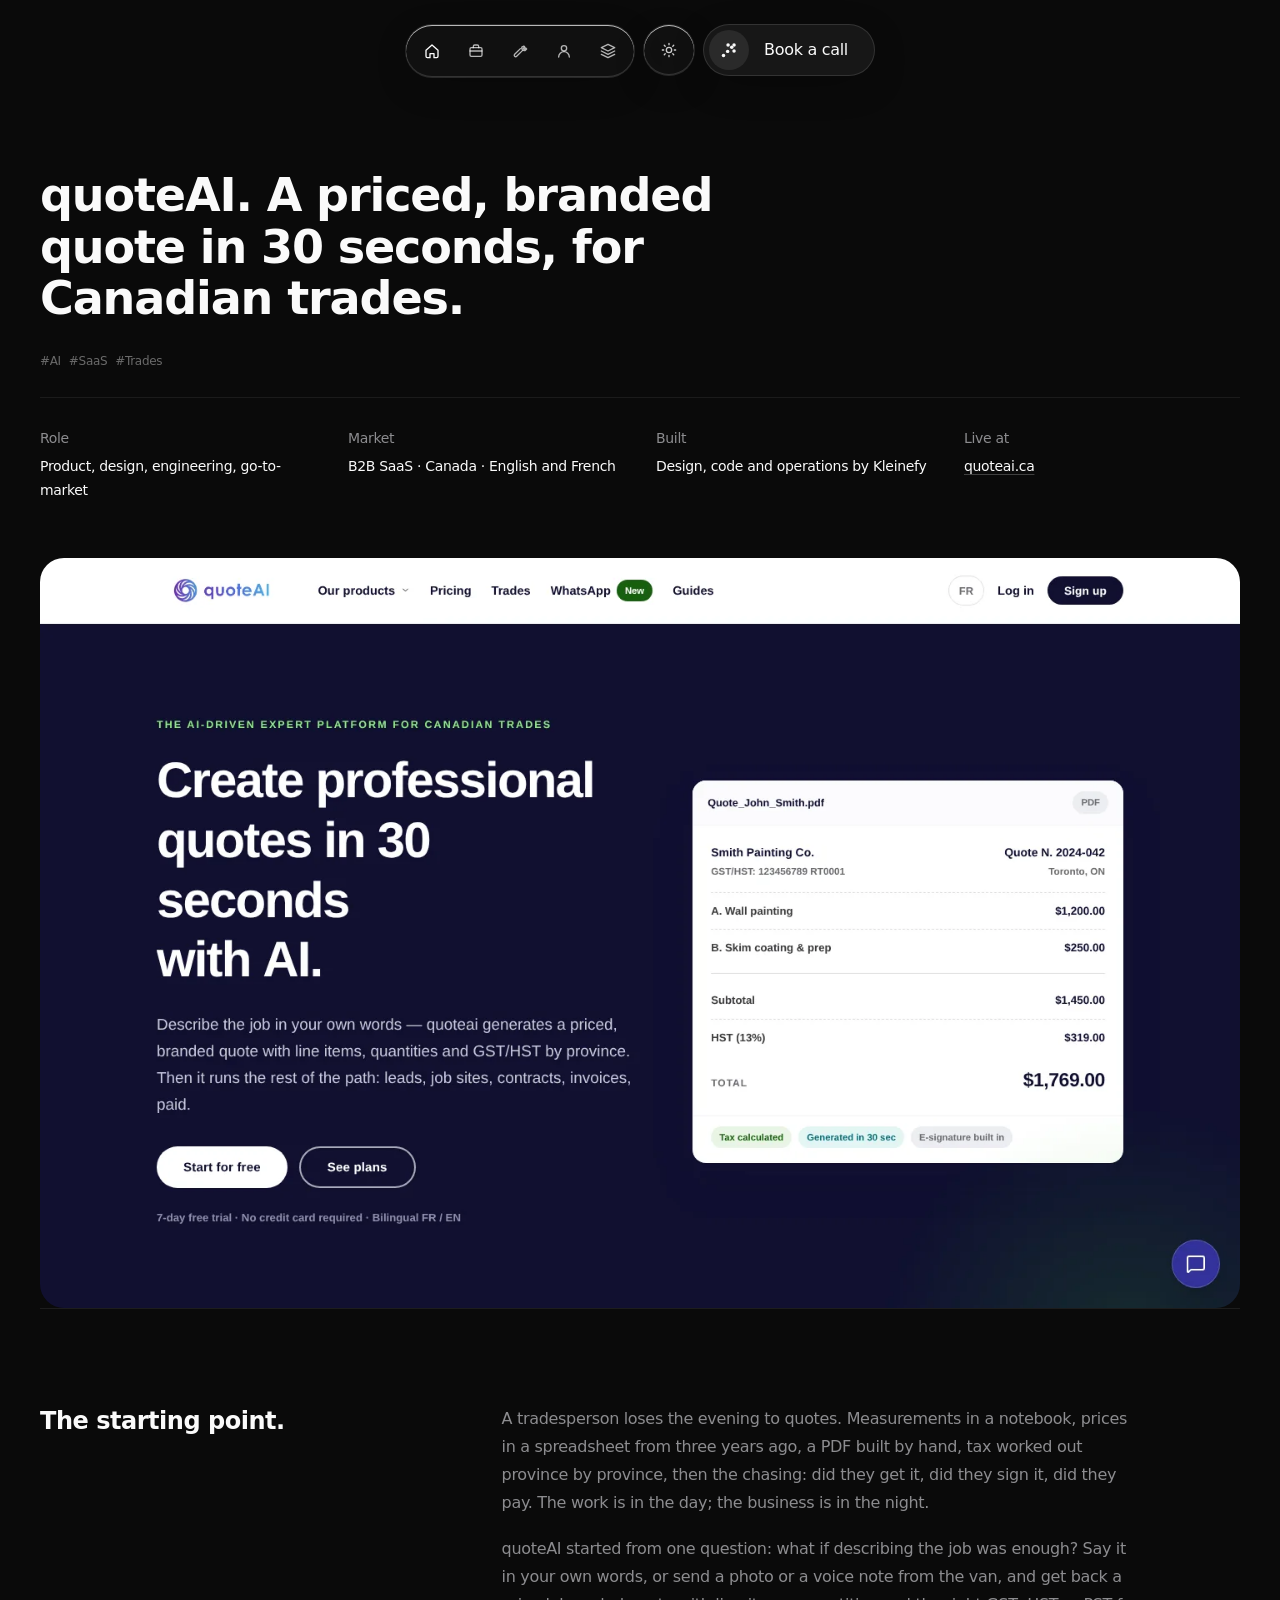
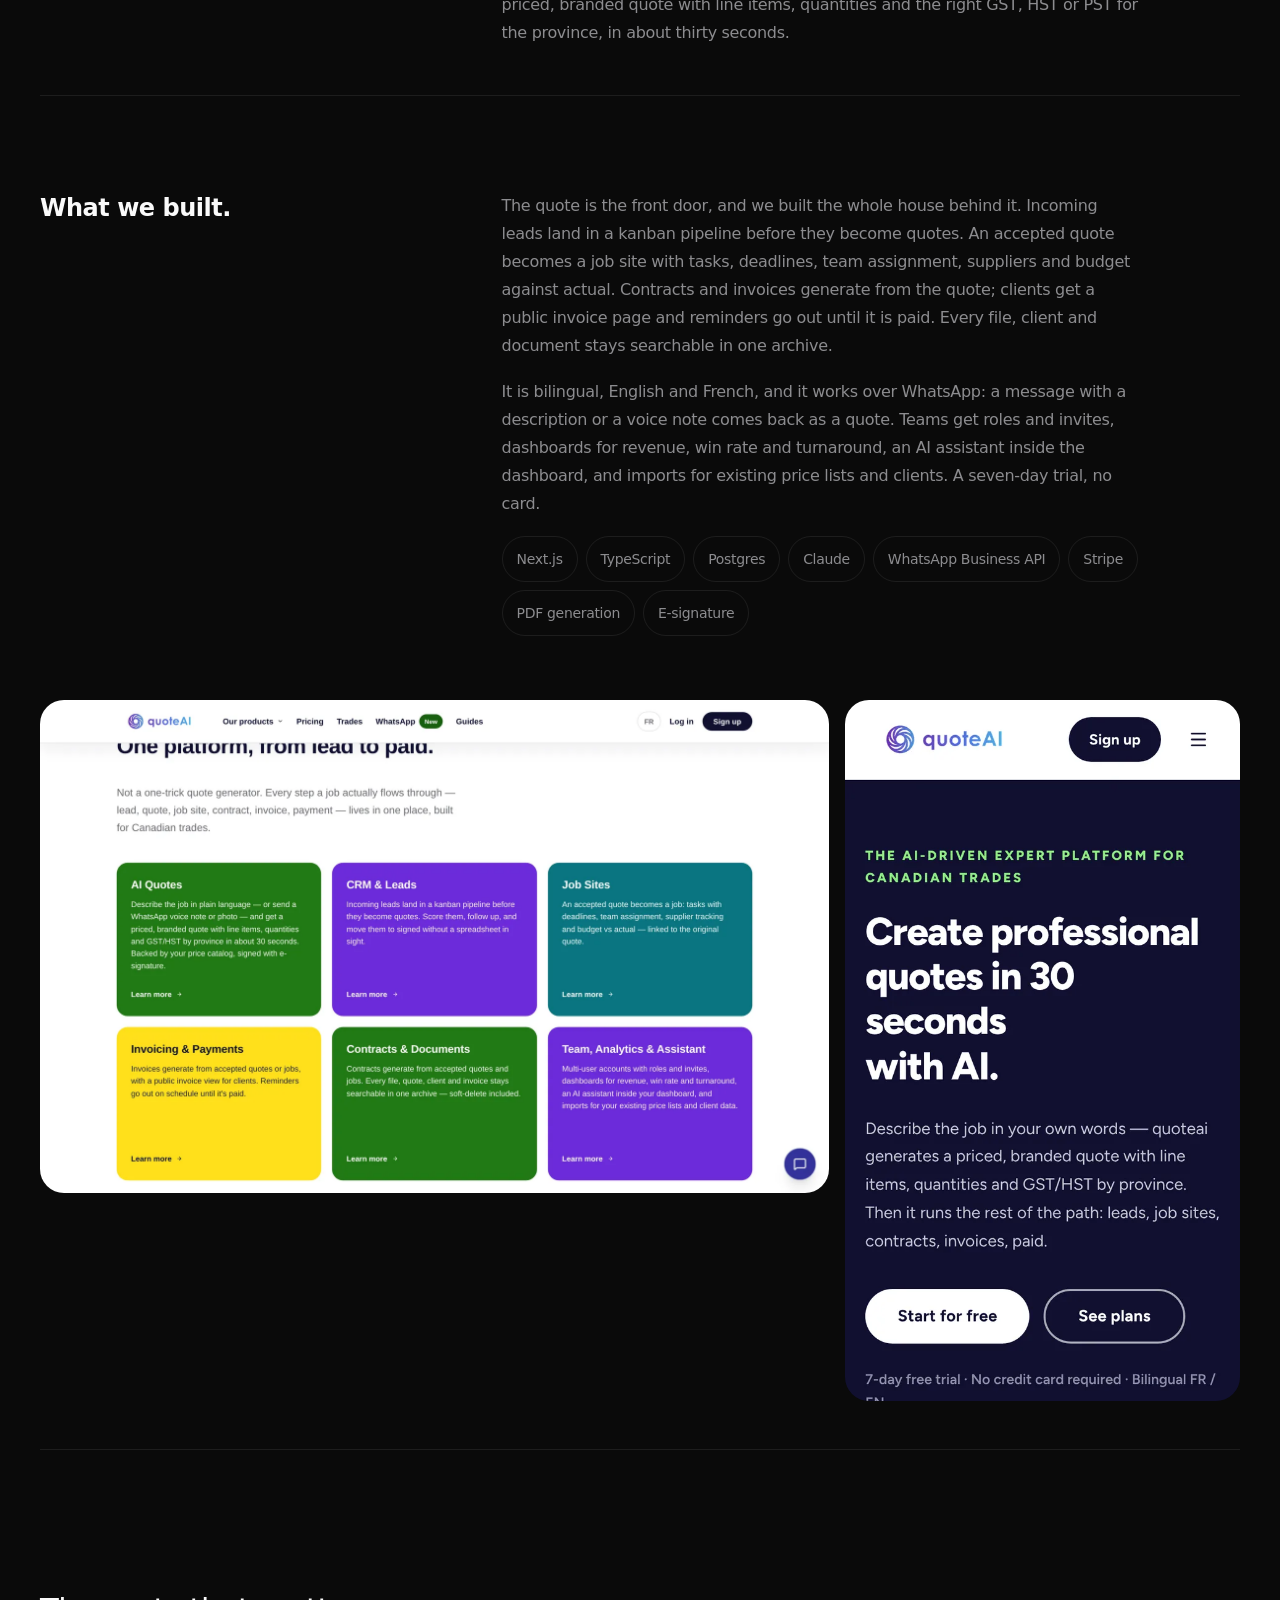
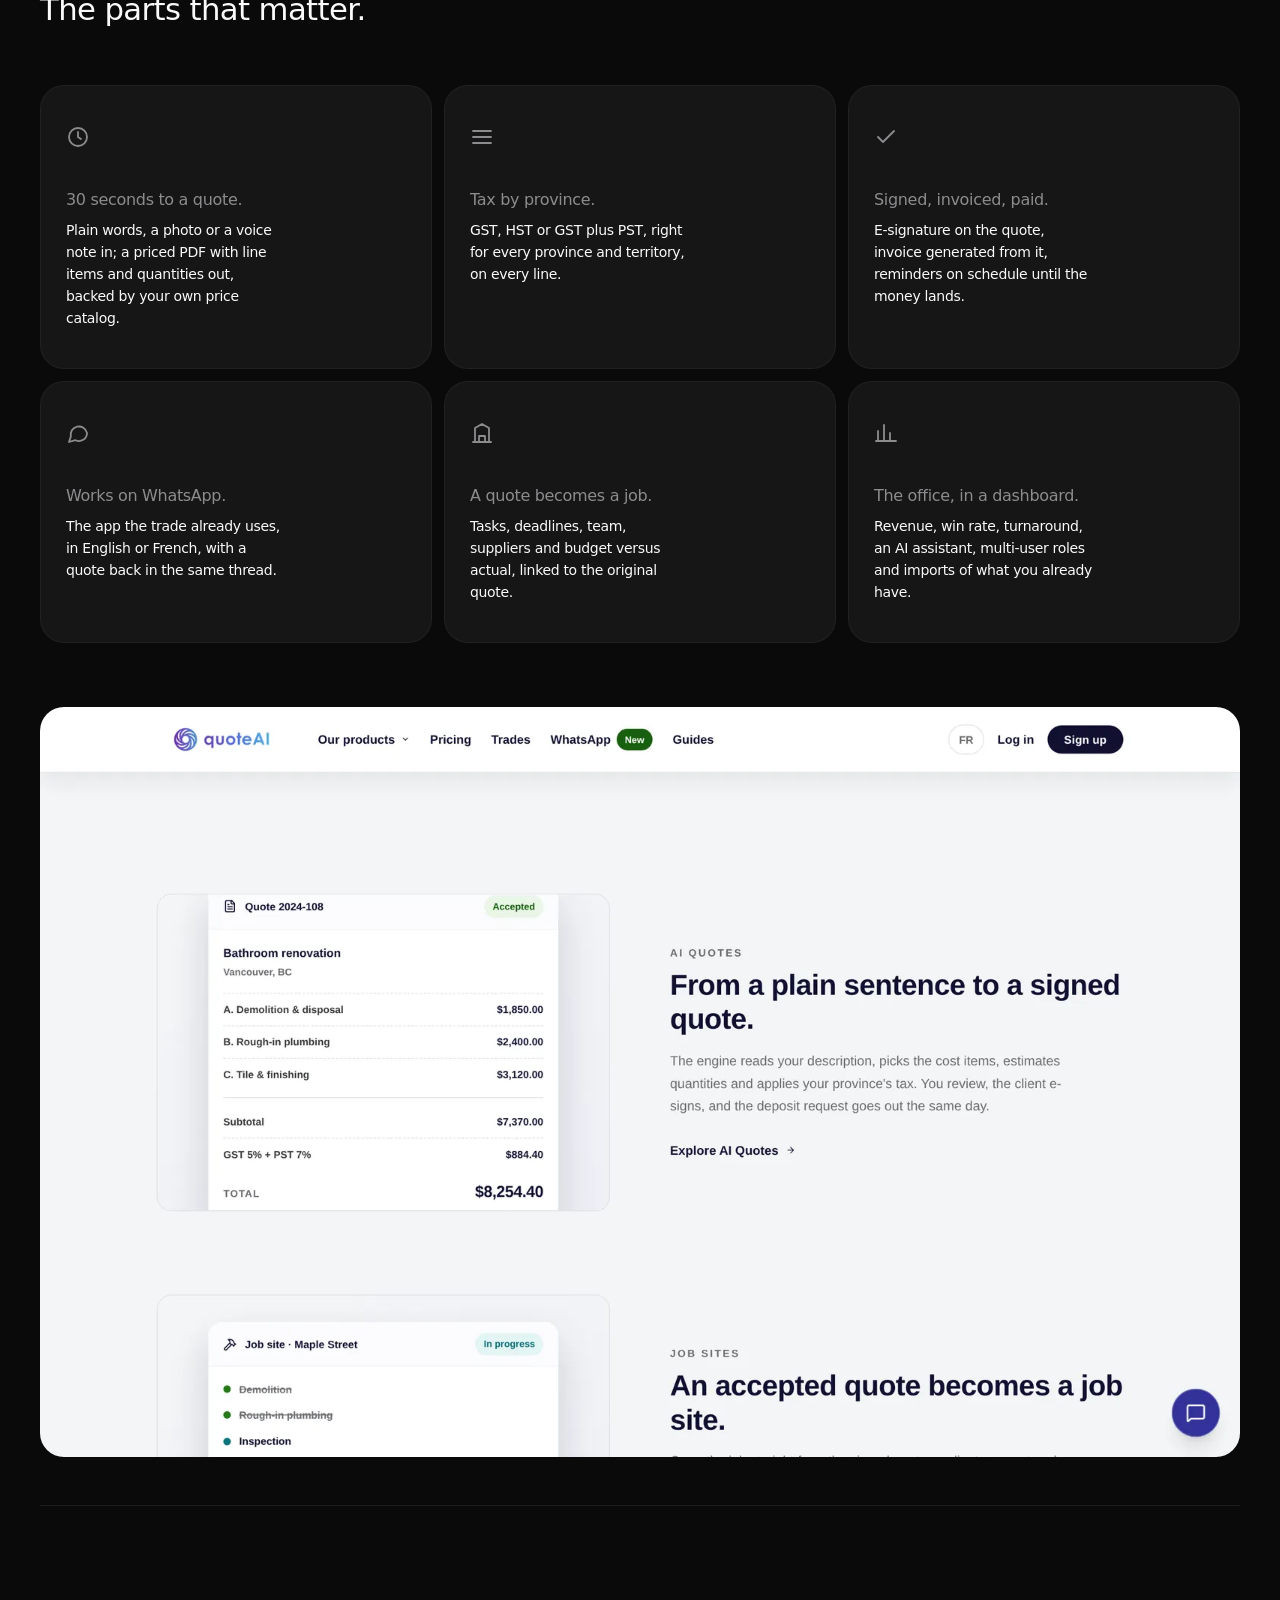
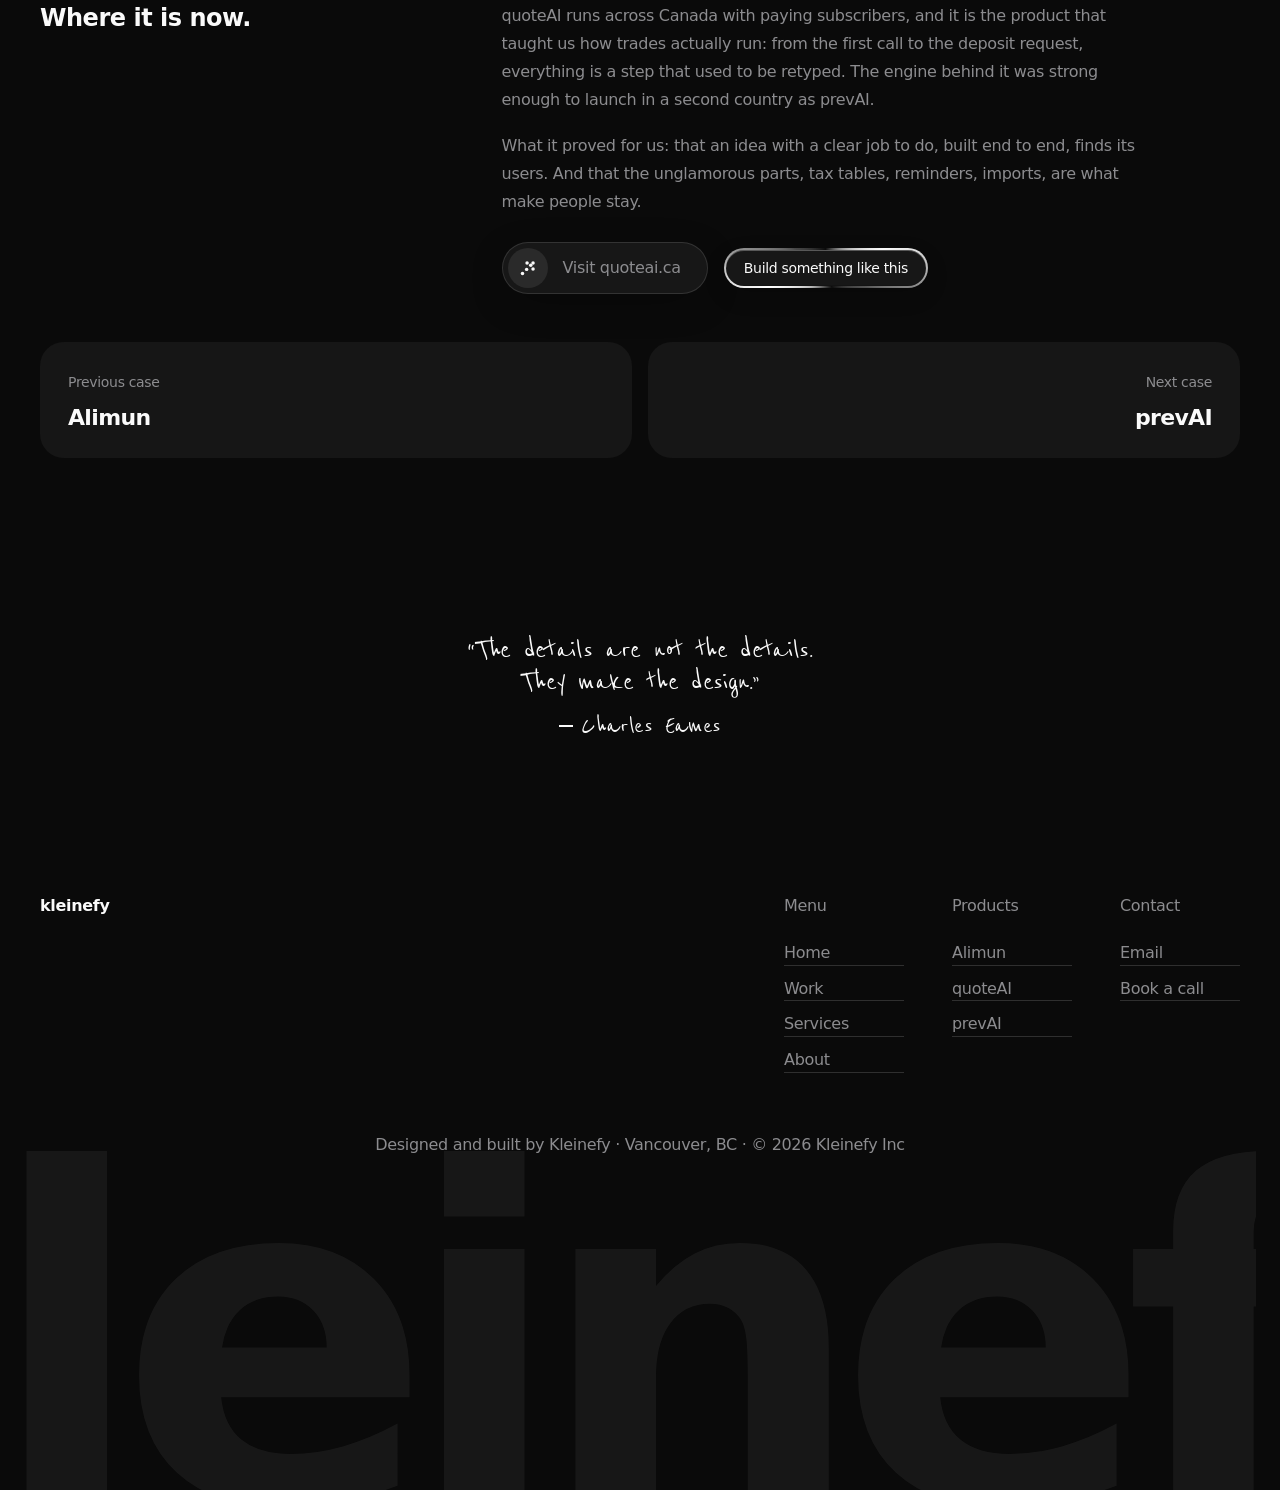
<file: work/quoteai.html>
<!doctype html>
<html lang="en">
<head>
<meta charset="utf-8">
<meta name="viewport" content="width=device-width, initial-scale=1, viewport-fit=cover">
<meta name="claude:viewport-fit-sides" content="cover">
<title>quoteAI · Kleinefy</title>
<meta name="description" content="How Kleinefy built quoteAI, the AI quoting and job platform for Canadian trades: from a plain sentence to a signed, paid job.">
<meta property="og:title" content="quoteAI · a Kleinefy case">
<meta property="og:description" content="How Kleinefy built quoteAI, the AI quoting and job platform for Canadian trades: from a plain sentence to a signed, paid job.">
<meta property="og:type" content="website">
<meta property="og:image" content="https://kleinefy.com/assets/quoteai-desktop.webp">
<link rel="canonical" href="https://kleinefy.com/work/quoteai.html">
<link rel="preconnect" href="https://fonts.googleapis.com">
<link rel="preconnect" href="https://fonts.gstatic.com" crossorigin>
<link rel="stylesheet" href="https://fonts.googleapis.com/css2?family=Reenie+Beanie&family=IBM+Plex+Mono:wght@400;500&display=swap">
<script type="application/ld+json">{"@context":"https://schema.org","@type":"CreativeWork","name":"quoteAI","url":"https://quoteai.ca/","creator":{"@type":"Organization","name":"Kleinefy Inc","url":"https://kleinefy.com/"},"description":"How Kleinefy built quoteAI, the AI quoting and job platform for Canadian trades: from a plain sentence to a signed, paid job."}</script>
<link rel="stylesheet" href="../assets/site.css">
</head>
<body>

<header class="nav" id="nav">
  <nav class="bar glass" id="bar" data-home="../index.html" aria-label="Primary">
    <button data-to="home" class="active"><svg viewBox="0 0 24 24" fill="none" stroke="currentColor" stroke-width="2" stroke-linecap="round" stroke-linejoin="round"><path d="M3 11l9-8 9 8v9a2 2 0 0 1-2 2h-4v-6H9v6H5a2 2 0 0 1-2-2z"/></svg><span class="lab"><span>Home</span></span></button>
    <button data-to="work"><svg viewBox="0 0 24 24" fill="none" stroke="currentColor" stroke-width="2" stroke-linecap="round" stroke-linejoin="round"><rect x="3" y="7" width="18" height="13" rx="2"/><path d="M8 7V5a2 2 0 0 1 2-2h4a2 2 0 0 1 2 2v2M3 12h18"/></svg><span class="lab"><span>Work</span></span></button>
    <button data-to="services"><svg viewBox="0 0 24 24" fill="none" stroke="currentColor" stroke-width="2" stroke-linecap="round" stroke-linejoin="round"><path d="M14.7 6.3a4 4 0 0 0 5 5L22 8.9 20.6 7.5l-2.3 2.3-1.5-1.5 2.3-2.3L17.7 4.6z"/><path d="M12.6 8.4 4 17a2 2 0 1 0 3 3l8.6-8.6"/></svg><span class="lab"><span>Services</span></span></button>
    <button data-to="about"><svg viewBox="0 0 24 24" fill="none" stroke="currentColor" stroke-width="2" stroke-linecap="round" stroke-linejoin="round"><circle cx="12" cy="8" r="4"/><path d="M4 21a8 8 0 0 1 16 0"/></svg><span class="lab"><span>About</span></span></button>
    <button data-to="stack"><svg viewBox="0 0 24 24" fill="none" stroke="currentColor" stroke-width="2" stroke-linecap="round" stroke-linejoin="round"><path d="m12 2 10 5-10 5L2 7z"/><path d="m2 12 10 5 10-5M2 17l10 5 10-5"/></svg><span class="lab"><span>Stack</span></span></button>
  </nav>
  <div class="menu glass" id="menu" role="menu" aria-label="Work"><div class="ls"><p>Three products, designed, built and run by us</p><a href="../work/alimun.html" data-clip="../assets/alimun" data-poster="../assets/alimun-desktop.webp" data-cap="Online language school|alimun.com">Alimun<small>Online language school</small></a><a href="../work/quoteai.html" data-clip="../assets/quoteai" data-poster="../assets/quoteai-desktop.webp" data-cap="Quoting and jobs for Canadian trades|quoteai.ca">quoteAI<small>Quoting and jobs for Canadian trades</small></a><a href="../work/prevai.html" data-clip="../assets/prevai" data-poster="../assets/prevai-desktop.webp" data-cap="Preventivi e cantieri, Italia|prevai.it">prevAI<small>Preventivi e cantieri, Italia</small></a></div><div class="pv"><div class="fr"><img id="menu-poster" alt="" src="../assets/alimun-desktop.webp"><video id="menu-video" muted playsinline loop preload="none"></video></div><p><span id="menu-cap1">Online language school</span><span id="menu-cap2">alimun.com</span></p></div></div>
  <button class="round glass" id="theme" type="button" aria-label="Switch between light and dark mode">
    <svg class="moon" viewBox="0 0 24 24" fill="none" stroke="currentColor" stroke-width="2" stroke-linecap="round" stroke-linejoin="round"><path d="M21 12.8A9 9 0 1 1 11.2 3a7 7 0 0 0 9.8 9.8z"/></svg>
    <svg class="sun" viewBox="0 0 24 24" fill="none" stroke="currentColor" stroke-width="2" stroke-linecap="round" stroke-linejoin="round"><circle cx="12" cy="12" r="4"/><path d="M12 2v2M12 20v2M4.9 4.9l1.4 1.4M17.7 17.7l1.4 1.4M2 12h2M20 12h2M4.9 19.1l1.4-1.4M17.7 6.3l1.4-1.4"/></svg>
  </button>
  <a class="xarrow" href="#contact" data-book>
    <span class="chip" aria-hidden="true">
      <span class="one"><svg class="dc" viewBox="0 0 24 24"><circle cx="6" cy="18" r="1.9"/><circle cx="10.5" cy="13.5" r="1.9"/><circle cx="15" cy="9" r="1.9"/><circle cx="17.5" cy="6.5" r="1.9"/><circle cx="11" cy="6.5" r="1.9"/><circle cx="17.5" cy="13" r="1.9"/></svg></span>
      <span class="trail"><svg class="dc" style="--o:1" viewBox="0 0 24 24"><circle cx="6" cy="18" r="1.9"/><circle cx="10.5" cy="13.5" r="1.9"/><circle cx="15" cy="9" r="1.9"/><circle cx="17.5" cy="6.5" r="1.9"/><circle cx="11" cy="6.5" r="1.9"/><circle cx="17.5" cy="13" r="1.9"/></svg><svg class="dc" style="--o:.75" viewBox="0 0 24 24"><circle cx="6" cy="18" r="1.9"/><circle cx="10.5" cy="13.5" r="1.9"/><circle cx="15" cy="9" r="1.9"/><circle cx="17.5" cy="6.5" r="1.9"/><circle cx="11" cy="6.5" r="1.9"/><circle cx="17.5" cy="13" r="1.9"/></svg><svg class="dc" style="--o:.5" viewBox="0 0 24 24"><circle cx="6" cy="18" r="1.9"/><circle cx="10.5" cy="13.5" r="1.9"/><circle cx="15" cy="9" r="1.9"/><circle cx="17.5" cy="6.5" r="1.9"/><circle cx="11" cy="6.5" r="1.9"/><circle cx="17.5" cy="13" r="1.9"/></svg><svg class="dc" style="--o:.3" viewBox="0 0 24 24"><circle cx="6" cy="18" r="1.9"/><circle cx="10.5" cy="13.5" r="1.9"/><circle cx="15" cy="9" r="1.9"/><circle cx="17.5" cy="6.5" r="1.9"/><circle cx="11" cy="6.5" r="1.9"/><circle cx="17.5" cy="13" r="1.9"/></svg><svg class="dc" style="--o:.15" viewBox="0 0 24 24"><circle cx="6" cy="18" r="1.9"/><circle cx="10.5" cy="13.5" r="1.9"/><circle cx="15" cy="9" r="1.9"/><circle cx="17.5" cy="6.5" r="1.9"/><circle cx="11" cy="6.5" r="1.9"/><circle cx="17.5" cy="13" r="1.9"/></svg></span>
    </span>
    <span class="txt">Book a call</span>
  </a>
</header>

<nav class="rail" id="rail" aria-label="Sections on this page">
  <a href="#overview" data-s="overview"><i></i><b>01 · Overview</b></a>
  <a href="#start" data-s="start"><i></i><b>02 · Starting point</b></a>
  <a href="#built" data-s="built"><i></i><b>03 · What we built</b></a>
  <a href="#works" data-s="works"><i></i><b>04 · How it works</b></a>
  <a href="#now" data-s="now"><i></i><b>05 · Where it is now</b></a>
</nav>

<main>
<section id="overview">
  <div class="frame">
    <div class="case-hero">
      <h1>quoteAI. A priced, branded quote in 30 seconds, for Canadian trades.</h1>
      <ul class="tags" style="line-height:24px"><li>#AI</li><li>#SaaS</li><li>#Trades</li></ul>
      <div class="meta"><div><b>Role</b>Product, design, engineering, go-to-market</div><div><b>Market</b>B2B SaaS · Canada · English and French</div><div><b>Built</b>Design, code and operations by Kleinefy</div><div><b>Live at</b><a href="https://quoteai.ca" target="_blank" rel="noopener">quoteai.ca</a></div></div>
    </div>
    <div class="screen media big play"><img src="../assets/tour/quoteai-1.webp" alt="The quoteAI website" width="1440" height="900"></div>
  </div>
</section>

<section id="start">
  <div class="frame">
    <div class="rule"></div>
    <div class="two-col"><h2>The starting point.</h2><div class="txt"><p>A tradesperson loses the evening to quotes. Measurements in a notebook, prices in a spreadsheet from three years ago, a PDF built by hand, tax worked out province by province, then the chasing: did they get it, did they sign it, did they pay. The work is in the day; the business is in the night.</p><p>quoteAI started from one question: what if describing the job was enough? Say it in your own words, or send a photo or a voice note from the van, and get back a priced, branded quote with line items, quantities and the right GST, HST or PST for the province, in about thirty seconds.</p></div></div>
  </div>
</section>

<section id="built">
  <div class="frame">
    <div class="rule"></div>
    <div class="two-col"><h2>What we built.</h2><div class="txt"><p>The quote is the front door, and we built the whole house behind it. Incoming leads land in a kanban pipeline before they become quotes. An accepted quote becomes a job site with tasks, deadlines, team assignment, suppliers and budget against actual. Contracts and invoices generate from the quote; clients get a public invoice page and reminders go out until it is paid. Every file, client and document stays searchable in one archive.</p><p>It is bilingual, English and French, and it works over WhatsApp: a message with a description or a voice note comes back as a quote. Teams get roles and invites, dashboards for revenue, win rate and turnaround, an AI assistant inside the dashboard, and imports for existing price lists and clients. A seven-day trial, no card.</p><div class="tools"><span>Next.js</span><span>TypeScript</span><span>Postgres</span><span>Claude</span><span>WhatsApp Business API</span><span>Stripe</span><span>PDF generation</span><span>E-signature</span></div></div></div>
    <div class="shots">
      <div class="screen media" data-pix><img src="../assets/quoteai-s2.webp" alt="quoteAI, further down the page" loading="lazy" decoding="async"></div>
      <div class="screen media" data-pix><img src="../assets/quoteai-mobile.webp" alt="quoteAI on a phone" loading="lazy" decoding="async"></div>
    </div>
  </div>
</section>

<section id="works">
  <div class="frame">
    <div class="rule"></div>
    <div class="sec"><h2 class="h2">The parts that matter.</h2></div>
    <ul class="svc"><li class="card tight"><svg viewBox="0 0 24 24" fill="none" stroke="currentColor" stroke-width="1.8" stroke-linecap="round" stroke-linejoin="round"><circle cx="12" cy="12" r="9"/><path d="M12 7v5l3 2"/></svg><div><h4>30 seconds to a quote.</h4><p>Plain words, a photo or a voice note in; a priced PDF with line items and quantities out, backed by your own price catalog.</p></div></li><li class="card tight"><svg viewBox="0 0 24 24" fill="none" stroke="currentColor" stroke-width="1.8" stroke-linecap="round" stroke-linejoin="round"><path d="M3 12h18M3 6h18M3 18h18"/></svg><div><h4>Tax by province.</h4><p>GST, HST or GST plus PST, right for every province and territory, on every line.</p></div></li><li class="card tight"><svg viewBox="0 0 24 24" fill="none" stroke="currentColor" stroke-width="1.8" stroke-linecap="round" stroke-linejoin="round"><path d="M20 6L9 17l-5-5"/></svg><div><h4>Signed, invoiced, paid.</h4><p>E-signature on the quote, invoice generated from it, reminders on schedule until the money lands.</p></div></li><li class="card tight"><svg viewBox="0 0 24 24" fill="none" stroke="currentColor" stroke-width="1.8" stroke-linecap="round" stroke-linejoin="round"><path d="M21 12a8 8 0 0 1-11.6 7.2L3 21l1.8-5.4A8 8 0 1 1 21 12z"/></svg><div><h4>Works on WhatsApp.</h4><p>The app the trade already uses, in English or French, with a quote back in the same thread.</p></div></li><li class="card tight"><svg viewBox="0 0 24 24" fill="none" stroke="currentColor" stroke-width="1.8" stroke-linecap="round" stroke-linejoin="round"><path d="M3 21h18M5 21V7l7-4 7 4v14M9 21v-6h6v6"/></svg><div><h4>A quote becomes a job.</h4><p>Tasks, deadlines, team, suppliers and budget versus actual, linked to the original quote.</p></div></li><li class="card tight"><svg viewBox="0 0 24 24" fill="none" stroke="currentColor" stroke-width="1.8" stroke-linecap="round" stroke-linejoin="round"><path d="M4 20V10M10 20V4M16 20v-8M22 20H2"/></svg><div><h4>The office, in a dashboard.</h4><p>Revenue, win rate, turnaround, an AI assistant, multi-user roles and imports of what you already have.</p></div></li></ul>
    <div class="shots" style="grid-template-columns:minmax(0,1fr)"><div class="screen media" style="aspect-ratio:16/10" data-pix><img src="../assets/quoteai-s3.webp" alt="quoteAI, a product screen" loading="lazy" decoding="async"></div></div>
  </div>
</section>

<section id="now">
  <div class="frame">
    <div class="rule"></div>
    <div class="two-col"><h2>Where it is now.</h2><div class="txt"><p>quoteAI runs across Canada with paying subscribers, and it is the product that taught us how trades actually run: from the first call to the deposit request, everything is a step that used to be retyped. The engine behind it was strong enough to launch in a second country as prevAI.</p><p>What it proved for us: that an idea with a clear job to do, built end to end, finds its users. And that the unglamorous parts, tax tables, reminders, imports, are what make people stay.</p><div style="display:flex;gap:16px;flex-wrap:wrap;align-items:center;margin-top:8px"><a class="xarrow" href="https://quoteai.ca" target="_blank" rel="noopener"><span class="chip" aria-hidden="true"><span class="one"><svg class="dc" viewBox="0 0 24 24"><circle cx="6" cy="18" r="1.9"/><circle cx="10.5" cy="13.5" r="1.9"/><circle cx="15" cy="9" r="1.9"/><circle cx="17.5" cy="6.5" r="1.9"/><circle cx="11" cy="6.5" r="1.9"/><circle cx="17.5" cy="13" r="1.9"/></svg></span><span class="trail"><svg class="dc" style="--o:1" viewBox="0 0 24 24"><circle cx="6" cy="18" r="1.9"/><circle cx="10.5" cy="13.5" r="1.9"/><circle cx="15" cy="9" r="1.9"/><circle cx="17.5" cy="6.5" r="1.9"/><circle cx="11" cy="6.5" r="1.9"/><circle cx="17.5" cy="13" r="1.9"/></svg><svg class="dc" style="--o:.75" viewBox="0 0 24 24"><circle cx="6" cy="18" r="1.9"/><circle cx="10.5" cy="13.5" r="1.9"/><circle cx="15" cy="9" r="1.9"/><circle cx="17.5" cy="6.5" r="1.9"/><circle cx="11" cy="6.5" r="1.9"/><circle cx="17.5" cy="13" r="1.9"/></svg><svg class="dc" style="--o:.5" viewBox="0 0 24 24"><circle cx="6" cy="18" r="1.9"/><circle cx="10.5" cy="13.5" r="1.9"/><circle cx="15" cy="9" r="1.9"/><circle cx="17.5" cy="6.5" r="1.9"/><circle cx="11" cy="6.5" r="1.9"/><circle cx="17.5" cy="13" r="1.9"/></svg><svg class="dc" style="--o:.3" viewBox="0 0 24 24"><circle cx="6" cy="18" r="1.9"/><circle cx="10.5" cy="13.5" r="1.9"/><circle cx="15" cy="9" r="1.9"/><circle cx="17.5" cy="6.5" r="1.9"/><circle cx="11" cy="6.5" r="1.9"/><circle cx="17.5" cy="13" r="1.9"/></svg><svg class="dc" style="--o:.15" viewBox="0 0 24 24"><circle cx="6" cy="18" r="1.9"/><circle cx="10.5" cy="13.5" r="1.9"/><circle cx="15" cy="9" r="1.9"/><circle cx="17.5" cy="6.5" r="1.9"/><circle cx="11" cy="6.5" r="1.9"/><circle cx="17.5" cy="13" r="1.9"/></svg></span></span><span class="txt">Visit quoteai.ca<span class="sr"> (opens in a new tab)</span></span></a><a class="metal" href="#contact" data-book><span class="rim" aria-hidden="true"></span><span class="sheen" aria-hidden="true"></span><span class="face" aria-hidden="true"></span><span class="edge" aria-hidden="true"></span><span class="in">Build something like this</span></a></div></div></div>
    <div class="nextcase">
      <a href="alimun.html"><small>Previous case</small><b>Alimun</b></a>
      <a href="prevai.html" style="text-align:right"><small>Next case</small><b>prevAI</b></a>
    </div>
  </div>
</section>
</main>

<footer>
  <div class="col">
    <figure class="hw" id="hw" data-quote="The details are not the details. They make the design." data-by="Charles Eames"></figure>
    <div class="fl">
      <div class="row">
        <span class="brandmark">kleinefy</span>
        <div class="cols">
          <nav aria-label="Menu"><p>Menu</p><ul><li><a href="../index.html#home" data-scramble>Home</a></li><li><a href="../index.html#work" data-scramble>Work</a></li><li><a href="../index.html#services" data-scramble>Services</a></li><li><a href="../index.html#about" data-scramble>About</a></li></ul></nav>
          <nav aria-label="Products"><p>Products</p><ul><li><a href="https://alimun.com" target="_blank" rel="noopener" data-scramble>Alimun</a></li><li><a href="https://quoteai.ca" target="_blank" rel="noopener" data-scramble>quoteAI</a></li><li><a href="https://prevai.it" target="_blank" rel="noopener" data-scramble>prevAI</a></li></ul></nav>
          <nav aria-label="Contact"><p>Contact</p><ul><li><a href="mailto:hello@kleinefy.com" data-scramble>Email</a></li><li><a href="#contact" data-scramble data-book>Book a call</a></li></ul></nav>
        </div>
      </div>
      <p class="credit">Designed and built by Kleinefy · Vancouver, BC · © 2026 Kleinefy Inc</p>
      <p class="wm" aria-hidden="true">kleinefy</p>
    </div>
  </div>
</footer>

<script src="../assets/site.js" defer></script>
</body>
</html>
</file>
<file: assets/site.css>
:root{
  --bg:#0a0a0a;--fg:#fafafa;--muted:#1c1c1c;--muted-fg:#8c8c8f;--border:rgba(255,255,255,.08);--border-strong:rgba(255,255,255,.22);
  --secondary:#161616;--deep:#0a0a0a;--primary:#171717;--primary-fg:#fafafa;--chip:#2a2a2a;--chip-fg:#fafafa;--btn-border:rgba(255,255,255,.12);
  --ring:#8c8c8f;--card:#0a0a0a;--brass:#d9a06b;
  --glass:rgba(22,22,22,.55);--glass-border:rgba(255,255,255,.1);--hair:rgba(250,250,250,.07);
  --sans:-apple-system,BlinkMacSystemFont,"SF Pro Text","SF Pro Display",system-ui,"Segoe UI",Roboto,sans-serif;
  --mono:"IBM Plex Mono",ui-monospace,SFMono-Regular,Menlo,monospace;
  --hand:"Reenie Beanie",cursive;
  --ease:cubic-bezier(.2,.9,.25,1);
  color-scheme:dark;
}
.light,:root[data-theme="light"]{
  --bg:#ffffff;--fg:#09090b;--muted:#f4f4f5;--muted-fg:#71717a;--border:#e4e4e7;--border-strong:#a1a1aa;
  --secondary:#f4f4f5;--deep:#ffffff;--primary:#1c1c1c;--primary-fg:#fafafa;--chip:#fafafa;--chip-fg:#1c1c1c;--btn-border:transparent;
  --ring:#71717a;--card:#ffffff;--brass:#b5652d;
  --glass:rgba(255,255,255,.35);--glass-border:rgba(255,255,255,.5);--hair:rgba(9,9,11,.05);
  color-scheme:light;
}
*{box-sizing:border-box}
html{-webkit-text-size-adjust:100%}
body{margin:0;background:var(--bg);color:var(--fg);font:400 16px/24px var(--sans);letter-spacing:-.02em;-webkit-font-smoothing:antialiased;overflow-x:clip;
  padding-left:max(16px,env(safe-area-inset-left,0px));padding-right:max(16px,env(safe-area-inset-right,0px))}
body::before{content:"";position:fixed;inset:0 0 auto;height:env(safe-area-inset-top,0px);z-index:60;background:var(--bg)}
a{color:inherit;text-decoration:none}
button{font:inherit;color:inherit;letter-spacing:inherit}
img{display:block;max-width:100%}
h1,h2,h3,h4,p,ul{margin:0}
ul{padding:0;list-style:none}
:focus-visible{outline:2px solid var(--ring);outline-offset:2px;border-radius:8px}
.sr{position:absolute;width:1px;height:1px;overflow:hidden;clip:rect(0 0 0 0);white-space:nowrap}
.mutedfg{color:var(--muted-fg)}


/* floating nav */
.nav{position:fixed;inset:calc(env(safe-area-inset-top,0px) + 24px) 0 auto;z-index:50;display:flex;justify-content:center;gap:8px;pointer-events:none;padding-inline:8px}
.nav>*{pointer-events:auto}
.glass{background:var(--glass);border:1px solid var(--glass-border);backdrop-filter:blur(40px) saturate(2);-webkit-backdrop-filter:blur(40px) saturate(2);box-shadow:0 10px 40px -10px rgba(0,0,0,.25),inset 0 1px 0 rgba(255,255,255,.7),inset 0 -1px 0 rgba(255,255,255,.15)}
.bar{display:inline-flex;align-items:center;gap:0;min-height:54px;padding:4px;border-radius:999px;max-width:100%;overflow:hidden}
.bar button{position:relative;display:inline-flex;align-items:center;justify-content:center;height:44px;min-width:44px;padding:0 12px;border:0;background:transparent;border-radius:999px;color:color-mix(in srgb,var(--fg) 70%,transparent);cursor:pointer;transition:color .15s,background-color .15s,scale .15s}
.bar button:active{scale:.96}
.bar button.lit{background:color-mix(in srgb,var(--muted) 80%,transparent);color:var(--fg)}
.bar button.active{color:var(--fg)}
.bar svg{width:16px;height:16px;flex:none}
.bar .lab{display:grid;grid-template-columns:0fr;margin-left:0;transition:grid-template-columns 420ms var(--ease),margin 420ms var(--ease)}
.bar .lab span{overflow:hidden;white-space:nowrap;opacity:0;translate:-4px 0;filter:blur(3px);transition:opacity 420ms var(--ease),translate 420ms var(--ease),filter 420ms var(--ease);font-size:16px}
.bar.open .lab{grid-template-columns:1fr;margin-left:8px}
.bar.open .lab span{opacity:1;translate:0;filter:none}
@media(max-width:639px){.bar.open .lab{grid-template-columns:0fr;margin-left:0}.bar.open .lab span{opacity:0}.nav .xarrow .txt{display:none}.nav .xarrow{width:52px;padding:6px}.nav .xarrow .chip{width:40px}.bar button{min-width:40px;padding:0 10px}}
.round{display:inline-grid;place-items:center;width:52px;height:52px;border-radius:50%;cursor:pointer;color:color-mix(in srgb,var(--fg) 80%,transparent);transition:color .2s}
.round:hover{color:var(--fg)}
.round svg{width:16px;height:16px}
.round .moon{display:none}.light .round .sun,:root[data-theme="light"] .round .sun{display:none}.light .round .moon,:root[data-theme="light"] .round .moon{display:block}

/* expanding arrow button */
.xarrow{position:relative;display:inline-flex;align-items:center;height:52px;min-width:0;padding:6px;border-radius:444px;background:var(--primary);color:var(--primary-fg);overflow:hidden;user-select:none;cursor:pointer;border:1px solid var(--btn-border);box-shadow:0 10px 40px -10px rgba(0,0,0,.35);transition:scale .15s}
.xarrow:active{scale:.97}
.xarrow .chip{position:absolute;inset:5px auto 5px 5px;width:40px;border-radius:444px;background:var(--chip);color:var(--chip-fg);overflow:hidden;transition:width .5s var(--ease)}
.xarrow .chip .one{position:absolute;inset:0 auto 0 0;width:40px;display:grid;place-items:center;transition:opacity .15s}
.xarrow .chip .trail{position:absolute;inset:0;display:flex;align-items:center;justify-content:space-around;padding:0 12px}
.xarrow .chip .trail svg{opacity:0;translate:-6px 0;transition:opacity .2s ease-out,translate .2s ease-out}
.xarrow .chip .trail svg:nth-child(1){transition-delay:40ms;color:color-mix(in srgb,currentColor 100%,transparent)}
.xarrow .chip .trail svg:nth-child(2){transition-delay:70ms;opacity:0}
.xarrow .chip .trail svg:nth-child(3){transition-delay:100ms}
.xarrow .chip .trail svg:nth-child(4){transition-delay:130ms}
.xarrow .chip .trail svg:nth-child(5){transition-delay:160ms}
.xarrow svg.dc{width:22px;height:22px;fill:currentColor}
.xarrow .txt{position:relative;margin:0 20px 0 54px;white-space:nowrap;font-size:16px;font-weight:500;transition:opacity .15s,translate .15s}
.xarrow.tall{height:64px;min-width:288px}
.xarrow.tall .chip{width:52px}
.xarrow.tall .chip .one{width:52px}
.xarrow.tall .txt{margin-left:76px;font-size:18px}
@media(hover:hover){
  .xarrow:hover .chip,.xarrow:focus-visible .chip{width:calc(100% - 12px)}
  .xarrow:hover .chip .one,.xarrow:focus-visible .chip .one{opacity:0}
  .xarrow:hover .chip .trail svg,.xarrow:focus-visible .chip .trail svg{opacity:var(--o);translate:0}
  .xarrow:hover .txt,.xarrow:focus-visible .txt{opacity:0;translate:6px 0}
}

/* metallic link */
@property --turn{syntax:"<angle>";inherits:false;initial-value:0deg}
@keyframes turn{to{--turn:360deg}}
.metal{position:relative;isolation:isolate;display:inline-flex;align-items:center;justify-content:center;height:40px;padding:0 20px;border-radius:999px;font-size:14px;font-weight:500;color:var(--fg);overflow:hidden;user-select:none;box-shadow:0 8px 22px rgba(0,0,0,.16);transition:scale .15s}
.metal:hover{scale:1.02}.metal:active{scale:.93}
.metal .rim{position:absolute;inset:-60%;z-index:0;background:conic-gradient(from var(--turn),#0b0b0b,#8a8a8a 10%,#fbfbfb 20%,#555 32%,#0d0d0d 45%,#b5b5b5 60%,#fff 70%,#474747 84%,#0b0b0b);animation:turn 9s linear infinite}
.metal .sheen{position:absolute;inset:0 auto 0 0;width:50%;z-index:1;transform:skewX(-12deg);background:linear-gradient(90deg,transparent,rgba(255,255,255,.55),transparent);opacity:.6;filter:blur(3px);mix-blend-mode:screen;translate:-120% 0;transition:translate .9s cubic-bezier(.65,0,.3,1)}
.metal:hover .sheen,.metal:focus-visible .sheen{translate:220% 0}
.metal .face{position:absolute;inset:2px;z-index:2;border-radius:inherit;background:var(--primary);transition:background .2s}
.metal:hover .face{background:var(--secondary)}
.metal .edge{position:absolute;inset:2px;z-index:3;border-radius:inherit;box-shadow:inset 0 1px 0 rgba(255,255,255,.28),inset 0 -1px 0 rgba(0,0,0,.16)}
.metal .in{position:relative;z-index:10;display:inline-flex;align-items:center;gap:8px}
.metal svg{width:14px;height:14px}

/* section rail */
.rail{position:fixed;left:12px;top:50%;translate:0 -50%;z-index:40;display:none;flex-direction:column;gap:14px;pointer-events:none}
@media(min-width:1360px){.rail{display:flex}}
.rail a{pointer-events:auto;position:relative;display:block;height:14px;width:48px;display:flex;align-items:center}
.rail a i{display:block;height:1px;width:16px;background:var(--border-strong);opacity:.6;transition:width .3s var(--ease),opacity .3s,background .3s}
.rail a:hover i{width:40px;opacity:1}
.rail a.on i{width:48px;background:var(--brass);opacity:1}
.rail a b{position:absolute;left:60px;top:50%;translate:0 -50%;font-weight:400;font-size:14px;white-space:nowrap;background:var(--secondary);color:var(--fg);padding:8px 16px;border-radius:999px;box-shadow:0 0 .5px rgba(0,0,0,.4),0 1px .5px rgba(0,0,0,.04),0 6px 16px rgba(0,0,0,.08);opacity:0;translate:-6px -50%;transition:opacity .25s,translate .25s var(--ease);pointer-events:none}
.rail a:hover b{opacity:1;translate:0 -50%}

/* hero */
.hero{position:relative;min-height:0;display:flex;align-items:flex-end;overflow:clip;margin-inline:calc(-1*max(24px,env(safe-area-inset-left,0px))) calc(-1*max(24px,env(safe-area-inset-right,0px)));padding-inline:max(24px,env(safe-area-inset-left,0px)) max(24px,env(safe-area-inset-right,0px))}
body{padding-left:max(24px,env(safe-area-inset-left,0px));padding-right:max(24px,env(safe-area-inset-right,0px))}
.sky{position:absolute;inset:0;pointer-events:none;-webkit-mask-image:linear-gradient(to bottom,#000 40%,transparent 85%);mask-image:linear-gradient(to bottom,#000 40%,transparent 85%)}
.sky canvas{position:absolute;inset:0;width:100%;height:100%}
#precip{z-index:2}
.clouds{position:absolute;inset:0;opacity:0;transition:opacity 2.5s ease-in-out}
.cloud{position:absolute;left:0;width:288px;height:96px;scale:var(--s,1);animation:drift linear infinite;animation-play-state:paused}
.sky[data-scene="clouds"] .cloud,.sky[data-scene="sun"] .cloud{animation-play-state:running}
.cloud i{position:absolute;border-radius:999px;background:rgba(148,163,184,.12);filter:blur(16px)}
.light .cloud i,:root[data-theme="light"] .cloud i{background:rgba(255,255,255,.92);filter:blur(12px)}

.cloud i:nth-child(1){left:24px;top:32px;width:160px;height:56px}
.cloud i:nth-child(2){left:80px;top:8px;width:112px;height:80px}
.cloud i:nth-child(3){left:144px;top:28px;width:112px;height:56px}
@keyframes drift{from{translate:-25vw 0}to{translate:110vw 0}}
.skyblue{position:absolute;inset:0;background:linear-gradient(to bottom,rgba(30,41,59,.5),transparent 70%);opacity:0;transition:opacity 2.5s ease-in-out}
.light .skyblue,:root[data-theme="light"] .skyblue{background:linear-gradient(to bottom,rgba(214,228,245,.9),rgba(214,228,245,0) 70%)}

.hero .wrap{position:relative;width:100%;max-width:1200px;margin:0 auto;padding:176px 0 96px;display:grid;grid-template-columns:minmax(0,1fr);gap:40px 48px;align-items:start}
@media(min-width:900px){.hero .wrap{grid-template-columns:minmax(0,1.1fr) minmax(0,.9fr);padding-top:200px}}
.hero .lft{display:grid;gap:28px}
.hero .rgt{padding-top:6px}
.scene{display:none}
.vapor{font-size:clamp(32px,3.4vw,44px);line-height:1.12;font-weight:500;letter-spacing:-.025em;display:grid;min-height:2.3em;max-width:14em}
.vapor .ph{grid-area:1/1;visibility:hidden}
.vapor .ph.cur{visibility:visible}
.vapor .ph span.l{display:block}
.vapor .ph span.w{display:inline-block;white-space:nowrap}
.vapor .ph span.c{display:inline-block}
.vin{animation-name:vin;animation-timing-function:cubic-bezier(.22,1,.36,1);animation-fill-mode:both}
.vout{animation-name:vout;animation-timing-function:cubic-bezier(.55,0,.75,.4);animation-fill-mode:both}
@keyframes vin{from{opacity:0;filter:blur(12px);transform:translate(var(--vx,0),.35em) scale(1.35)}60%{opacity:.85}to{opacity:1;filter:blur(0);transform:none}}
@keyframes vout{from{opacity:1;filter:blur(0);transform:none}to{opacity:0;filter:blur(14px);transform:translate(var(--dx,.3em),var(--dy,-.6em)) scale(1.2)}}
.lede{display:none}
.hero .acts{display:flex;align-items:center;gap:12px;flex-wrap:wrap}
.hint{display:none}

/* frame */
.frame{position:relative;width:100%;max-width:1200px;margin:0 auto}
.rule{position:relative;height:1px;pointer-events:none}
.rule::before{content:"";position:absolute;top:0;left:0;right:0;height:1px;background:var(--border)}
.rule i{display:none}
.rule i::before,.rule i::after{content:"";position:absolute;background:var(--fg)}.rule i::before{width:7px;height:1px}.rule i::after{width:1px;height:7px}
.rule i:last-child{left:100%}
section{overflow-x:clip}
.sec{padding:96px 0 40px}
@media(min-width:768px){.sec{padding:140px 0 56px}}
.show .sec{padding-top:64px;padding-bottom:28px}
@media(min-width:768px){.show .sec{padding-top:88px;padding-bottom:32px}}
.eyebrow{display:none}
.h2{font-size:clamp(24px,2.4vw,32px);line-height:1.25;font-weight:500;letter-spacing:-.02em;max-width:22em}
.lead{font-size:16px;line-height:28px;color:var(--muted-fg);max-width:40em;margin-top:12px}

/* hover accordion */
.acc{max-width:620px}
.acc li button{display:block;width:100%;min-height:44px;padding:8px 0;border:0;background:none;text-align:left;font-size:18px;line-height:28px;color:var(--muted-fg);cursor:pointer;transition:color .2s;border-radius:6px}
.acc li.open button{color:var(--fg)}
.acc li div{display:grid;grid-template-rows:0fr;opacity:0;transition:grid-template-rows .3s ease-out,opacity .3s ease-out}
.acc li.open div{grid-template-rows:1fr;opacity:1}
.acc li div p{overflow:hidden;font-size:18px;line-height:28px;color:var(--muted-fg)}
.acc li div p span{display:block;padding-bottom:12px}

/* showcase */
.show h3{font-size:24px;line-height:32px;font-weight:500;letter-spacing:-.02em}
@media(min-width:768px){.show h3{font-size:32px;line-height:42px}}
.tags{display:flex;gap:8px;font-size:12px;line-height:42px;color:color-mix(in srgb,var(--fg) 40%,transparent)}
.stage-grid{display:grid;grid-template-columns:minmax(0,1fr);gap:16px;padding:16px 0}
@media(min-width:1144px){.stage-grid{grid-template-columns:minmax(0,599fr) minmax(0,527fr)}}
.stage{position:relative;display:flex;flex-direction:column;justify-content:space-between;gap:28px;border-radius:24px;background:var(--secondary);padding-bottom:32px;overflow:clip;isolation:isolate}
.stage::before{content:"";position:absolute;inset:0;z-index:-1;background:var(--bd,linear-gradient(160deg,#cfd8e3,#eef2f6 55%,#f6f7f9))}
.stage::after{content:"";position:absolute;inset:0;z-index:-1;background:linear-gradient(to top,rgba(0,0,0,.42),transparent 55%)}
.stage .meta b,.stage .meta p{color:#fff}.stage .meta b{color:rgba(255,255,255,.82)}
.stage .inner{position:relative;margin-left:28px;border-bottom-left-radius:20px;background:var(--secondary)}

.stage .media{position:relative;margin:12px 30px;aspect-ratio:511/322;border-radius:24px;background:#0a0a0a;overflow:clip}
.stage .media img{position:absolute;inset:0;width:100%;height:100%;object-fit:cover;object-position:top;transition:filter .9s ease-out .7s}
.pix{position:absolute;inset:0;display:grid;grid-template-columns:repeat(6,1fr);grid-template-rows:repeat(4,1fr);pointer-events:none}
.pix i{margin:-1px;background:#0a0a0a;opacity:1;transition:opacity .38s ease-out}
.media.play .pix i{opacity:0}
.media:not(.play) img{filter:grayscale(1)}
.stage .prompt{display:flex;gap:8px;margin-right:36px;padding:28px 16px 16px;border-top:1px solid var(--border)}
.stage .prompt p{flex:1;min-width:0;max-width:320px;height:36px;display:flex;align-items:center;padding:0 12px;border-radius:8px;background:var(--deep);font-size:14px;color:var(--muted-fg);box-shadow:0 0 .5px rgba(0,0,0,.4),0 2px 2px rgba(0,0,0,.04)}
.stage .prompt p span{overflow:hidden;text-overflow:ellipsis;white-space:nowrap}
.stage .prompt b{flex:none;width:56px;height:36px;display:grid;place-items:center;border-radius:8px;background:var(--deep);box-shadow:0 0 .5px rgba(0,0,0,.4),0 2px 2px rgba(0,0,0,.04)}
.stage .prompt b svg{width:16px;height:16px;color:var(--muted-fg);animation:spin 1.8s linear infinite}
.stage .prompt b:hover svg{animation-play-state:paused}
@keyframes spin{to{rotate:360deg}}
.stage .meta{display:grid;gap:16px;padding:0 28px;line-height:22px}
.stage .meta b{font-weight:600;color:color-mix(in srgb,var(--fg) 80%,transparent)}
.stage .meta p{display:flex;justify-content:space-between;gap:16px;font-size:14px}
.brief{display:flex;flex-direction:column;justify-content:space-between;gap:48px;border-radius:24px;background:var(--secondary);padding:48px 24px}
.brief .sum{border-radius:32px;background:var(--deep);padding:68px 20px;font-size:16px;line-height:24px}
.brief .foot{display:flex;flex-direction:column;align-items:flex-end;gap:16px;font-size:15px;line-height:22px}
.brief .foot p{width:100%}
.hl{display:grid;gap:12px;padding:0 0 72px}
@media(min-width:576px){.hl{grid-template-columns:repeat(2,minmax(0,1fr))}}
@media(min-width:1144px){.hl{grid-template-columns:repeat(4,minmax(0,1fr))}}
.card{display:flex;flex-direction:column;gap:72px;border-radius:24px;border:1px solid color-mix(in srgb,var(--border) 60%,transparent);background:var(--secondary);padding:39px 25px;transition:translate .3s ease-out,background-color .3s,border-color .3s,box-shadow .3s}
.card svg{width:24px;height:24px;color:var(--muted-fg);transition:rotate .3s ease-out,scale .3s ease-out,color .3s}
.card h4{font-size:16px;font-weight:500;color:var(--muted-fg);transition:color .3s;line-height:22px}
.card p{font-size:14px;line-height:22px;max-width:220px;margin-top:8px}
@media(hover:hover){.card:hover{translate:0 -4px;border-color:var(--border-strong);background:var(--muted);box-shadow:0 18px 40px -24px rgba(0,0,0,.35)}.card:hover svg{rotate:-6deg;scale:1.1;color:var(--fg)}.card:hover h4{color:var(--fg)}}
.card.tight{gap:40px}

/* services grid */
.svc{display:grid;gap:12px;padding:0 0 48px}
@media(min-width:576px){.svc{grid-template-columns:repeat(2,minmax(0,1fr))}}
@media(min-width:1024px){.svc{grid-template-columns:repeat(3,minmax(0,1fr))}}

/* stack carousel */
.cyl{position:relative;height:300px;overflow:hidden;cursor:grab;user-select:none;touch-action:pan-y;margin:24px 0 48px}
.cyl:active{cursor:grabbing}
.cyl .it{position:absolute;left:50%;top:44%;display:grid;place-items:center;width:160px;height:160px;border-radius:50%;background:var(--secondary);color:var(--fg);font-weight:500;font-size:15px;text-align:center;padding:12px;will-change:transform;box-shadow:inset 0 0 0 1px color-mix(in srgb,var(--border) 60%,transparent)}
.cyl .it small{display:block;font-weight:400;font-size:12px;color:var(--muted-fg);margin-top:2px}
.cyl .cap{position:absolute;left:0;right:0;bottom:8px;text-align:center;font-size:13px;color:var(--muted-fg)}

/* contact */
.contact .box{margin:0 0 48px;border-radius:24px;background:var(--secondary);padding:48px 24px;display:grid;gap:24px}
@media(min-width:768px){.contact .box{margin:0 0 48px;padding:64px 48px;grid-template-columns:minmax(0,1fr) auto;align-items:end}}
.contact .mail{font-size:18px;user-select:all}

/* footer */
footer{overflow:clip;padding:96px 0 0}
footer .col{max-width:1200px;margin:0 auto;display:flex;flex-direction:column;align-items:center;gap:96px}

.hw{font-family:var(--hand);font-size:32px;line-height:32px;text-align:center;max-width:360px;display:flex;flex-direction:column;align-items:center;gap:12px;color:var(--fg)}
.hw .tk{position:relative;display:inline-block}
.hw .tk .ink{display:inline-block;clip-path:inset(0 100% 0 0)}
.hw.go .tk .ink{animation:wipe var(--d) cubic-bezier(.6,0,.4,1) var(--t) both}
@keyframes wipe{from{clip-path:inset(0 100% 0 0)}to{clip-path:inset(0 0 0 0)}}
.hw .tk .tip{position:absolute;left:0;top:35%;width:3px;height:3px;border-radius:50%;background:currentColor;opacity:0}
.hw.go .tk .tip{animation:tip var(--d) cubic-bezier(.6,0,.4,1) var(--t) both}
@keyframes tip{0%{opacity:1;left:0}99%{opacity:1;left:100%}100%{opacity:0;left:100%}}
.hw figcaption{display:flex;align-items:center;gap:8px;font-size:28px}
.hw figcaption i{display:block;width:14px;height:1.5px;background:currentColor;transform:scaleX(0);transform-origin:left}
.hw.go figcaption i{animation:rule .3s ease-out var(--ta) both}
@keyframes rule{to{transform:none}}
.hw figcaption span{opacity:0}
.hw.go figcaption span{animation:fade .5s ease-out calc(var(--ta) + .3s) both}
@keyframes fade{to{opacity:1}}
.fl{width:100%;display:flex;flex-direction:column;align-items:center;gap:36px}
.fl .row{width:100%;display:flex;flex-wrap:wrap;align-items:flex-start;justify-content:space-between;gap:40px;padding:24px 0}
.fl .brandmark{font-weight:600;font-size:16px}
.fl .cols{display:flex;gap:48px}
.fl nav{display:flex;flex-direction:column;gap:24px}
.fl nav p{font-weight:500;color:var(--muted-fg)}
.fl nav ul{display:flex;flex-direction:column;gap:12px}
.fl nav a{display:block;width:120px;overflow:hidden;border-bottom:1px solid color-mix(in srgb,var(--fg) 15%,transparent);color:var(--muted-fg);line-height:22.8px;transition:color .2s;white-space:nowrap}
.fl nav a:hover{color:var(--fg)}
.fl .credit{font-size:16px;color:var(--muted-fg);text-align:center}
.fl .wm{pointer-events:none;user-select:none;white-space:nowrap;text-align:center;font-size:min(700px,36vw);font-weight:800;line-height:.645;letter-spacing:-.0575em;color:#9b9b9b;opacity:.09}

/* theme reveal */
@property --rv{syntax:"<length>";inherits:false;initial-value:0px}
@keyframes rv{from{--rv:0px}to{--rv:var(--rv-end,150vmax)}}
html.rv::view-transition-old(root),html.rv::view-transition-new(root){animation:none;mix-blend-mode:normal}
html.rv::view-transition-new(root){animation:rv .8s cubic-bezier(.16,1,.3,1) both;mask-image:radial-gradient(circle at var(--rx,50%) var(--ry,0%),#000 calc(var(--rv)*.65),transparent var(--rv))}

@media(prefers-reduced-motion:reduce){
  *,*::before,*::after{animation-duration:.01ms!important;animation-iteration-count:1!important;transition-duration:.01ms!important}
  .vin,.vout{animation:none}
  .hw .tk .ink{clip-path:none}.hw figcaption i{transform:none}.hw figcaption span{opacity:1}
  .media img{filter:none!important}.pix{display:none}
  html{scroll-behavior:auto}
}

/* booking sheet */
.sheet{position:fixed;inset:0;z-index:80;display:none;align-items:center;justify-content:center;padding:max(16px,env(safe-area-inset-left,0px))}
.sheet.open{display:flex}
.sheet .bd{position:absolute;inset:0;background:rgba(21,23,28,.35);backdrop-filter:blur(14px);-webkit-backdrop-filter:blur(14px);opacity:0;transition:opacity .35s}
.sheet.open .bd{opacity:1}
.sheet .pn{position:relative;width:min(960px,100%);max-height:calc(100vh - 32px);overflow:auto;border-radius:24px;background:var(--secondary);box-shadow:0 0 .5px rgba(0,0,0,.4),0 40px 100px -30px rgba(0,0,0,.45);display:grid;grid-template-columns:minmax(0,1fr);opacity:0;translate:0 16px;scale:.98;transition:opacity .4s var(--ease),translate .5s var(--ease),scale .5s var(--ease)}
.sheet.open .pn{opacity:1;translate:0;scale:1}
@media(min-width:860px){.sheet .pn{grid-template-columns:minmax(0,.9fr) minmax(0,1.1fr)}}
.sheet .lf{padding:40px 32px;background:var(--deep);display:flex;flex-direction:column;gap:20px}
.sheet .lf h2{font-size:28px;line-height:34px;font-weight:600;letter-spacing:-.03em}
.sheet .lf p{color:var(--muted-fg)}
.sheet .lf dl{display:grid;grid-template-columns:auto 1fr;gap:8px 16px;margin:0;font-size:14px}
.sheet .lf dt{color:var(--muted-fg)}.sheet .lf dd{margin:0}
.sheet .rt{padding:40px 32px;min-width:0}
.sheet .x{position:absolute;top:14px;right:14px;width:40px;height:40px;border-radius:50%;border:0;background:var(--secondary);cursor:pointer;display:grid;place-items:center;color:var(--muted-fg)}
.sheet .x:hover{color:var(--fg)}
.sheet iframe{width:100%;height:min(620px,70vh);border:0;border-radius:16px;background:var(--secondary)}
.form{display:grid;gap:14px}
.form label{display:grid;gap:6px;font-size:14px;color:var(--muted-fg)}
.form input,.form textarea,.form select{font:inherit;letter-spacing:inherit;color:var(--fg);background:var(--deep);border:1px solid var(--border);border-radius:12px;padding:12px 14px;width:100%;outline:none;transition:border-color .2s,box-shadow .2s}
.form input:focus,.form textarea:focus,.form select:focus{border-color:var(--border-strong);box-shadow:0 0 0 3px color-mix(in srgb,var(--ring) 20%,transparent)}
.form textarea{min-height:110px;resize:vertical}
.form .two{display:grid;gap:14px}
@media(min-width:560px){.form .two{grid-template-columns:1fr 1fr}}
.form .row{display:flex;align-items:center;gap:16px;flex-wrap:wrap;margin-top:6px}
.form .note{font-size:13px;color:var(--muted-fg)}
.form .ok{display:none;padding:28px;border-radius:16px;background:var(--secondary);text-align:center}
.form.sent .ok{display:block}.form.sent .fields{display:none}

/* case pages */
.case-hero{padding:150px 0 40px;display:grid;gap:24px}
@media(min-width:768px){.case-hero{padding:170px 0 56px}}
.case-hero h1{font-size:clamp(30px,3.6vw,48px);line-height:1.12;font-weight:600;letter-spacing:-.025em;max-width:18em}
.case-hero .meta{display:grid;grid-template-columns:repeat(2,minmax(0,1fr));gap:20px 32px;padding-top:28px;border-top:1px solid var(--hair);font-size:14px}
@media(min-width:768px){.case-hero .meta{grid-template-columns:repeat(4,minmax(0,1fr))}}
.case-hero .meta b{display:block;font-weight:500;color:var(--muted-fg);margin-bottom:4px}
.case-hero .meta a{text-decoration:underline;text-underline-offset:3px;text-decoration-color:var(--border-strong)}
.screen{position:relative;border-radius:24px;overflow:clip;background:#0a0a0a}
.screen img{width:100%;height:100%;object-fit:cover;object-position:top;display:block;transition:filter .9s ease-out .7s}
.screen.media:not(.play) img{filter:grayscale(1)}
.big{margin:0;aspect-ratio:16/10;border-radius:24px}
.screen.big video{object-position:top;border-radius:24px}
.shots{display:grid;gap:16px;padding:16px 0}
@media(min-width:768px){.shots{grid-template-columns:minmax(0,2fr) minmax(0,1fr);padding:16px 0 48px}}
.shots .screen:first-child{aspect-ratio:16/10}
.shots .screen:last-child{aspect-ratio:9/16;max-height:100%}
@media(max-width:767px){.shots .screen:last-child{aspect-ratio:16/10}}
.two-col{display:grid;gap:16px 64px;padding:72px 0 36px}
@media(min-width:768px){.two-col{grid-template-columns:minmax(0,.7fr) minmax(0,1.3fr);padding:96px 0 48px}}
.two-col h2{font-size:24px;line-height:32px;font-weight:600;letter-spacing:-.02em}
.two-col .txt{display:grid;gap:18px;font-size:16px;line-height:28px;color:var(--muted-fg);max-width:40em}
.two-col .txt strong{color:var(--fg);font-weight:500}
.tools{display:flex;flex-wrap:wrap;gap:8px}
.tools span{padding:8px 14px;border-radius:999px;border:1px solid var(--border);font-size:14px}
.nextcase{display:grid;gap:16px;padding:0 0 48px}
@media(min-width:768px){.nextcase{grid-template-columns:1fr 1fr}}
.nextcase a{display:flex;flex-direction:column;gap:12px;padding:28px;border-radius:24px;background:var(--secondary);transition:translate .3s ease-out,background .3s,box-shadow .3s}
.nextcase a small{color:var(--muted-fg);font-size:14px}
.nextcase a b{font-size:22px;font-weight:600;letter-spacing:-.03em}
@media(hover:hover){.nextcase a:hover{translate:0 -4px;background:var(--bg);box-shadow:0 18px 40px -24px rgba(0,0,0,.35)}}

/* reveals: everything rests visible; with JS on, it rises in as it enters, siblings a beat apart */
.js .rv{opacity:0;translate:0 16px;transition:opacity .6s var(--ease),translate .7s var(--ease);transition-delay:calc(var(--i,0)*50ms)}
.js .rv.on{opacity:1;translate:0}
.js .rv-l{opacity:0;translate:-20px 0;transition:opacity .6s var(--ease),translate .7s var(--ease)}
.js .rv-r{opacity:0;translate:20px 0;transition:opacity .6s var(--ease),translate .7s var(--ease)}
.js .rv-l.on,.js .rv-r.on{opacity:1;translate:0}
/* the frame's rule draws itself from the centre, and its crosses turn into place */
.js .rule::before{transform:scaleX(0);transition:transform 1.2s var(--ease)}
.js .rule.on::before{transform:none}
@media(prefers-reduced-motion:reduce){.js .rv,.js .rv-l,.js .rv-r{opacity:1;translate:0;filter:none}.js .rule::before{transform:none}}

/* inline video: a muted loop that fetches nothing until it is near, plays only in view */
.media video,.screen video{position:absolute;inset:0;width:100%;height:100%;object-fit:cover;object-position:top;display:block;background:#0a0a0a}
.media.vid,.screen.vid{position:relative}
/* nav menu: the Work item opens a panel whose entries preview each product's clip */
.nav{flex-wrap:wrap}
.menu{position:absolute;top:calc(100% + 10px);left:50%;translate:-50% 0;width:min(760px,calc(100vw - 32px));display:none;grid-template-columns:minmax(0,240px) minmax(0,1fr);border-radius:22px;padding:8px;z-index:51;opacity:0;transition:opacity .25s var(--ease),translate .35s var(--ease)}
.menu.open{display:grid}
.menu::before{content:"";position:absolute;left:0;right:0;top:-14px;height:14px}
.menu.in{opacity:1}
.menu .ls{display:flex;flex-direction:column;gap:2px;padding:8px}
.menu .ls p{font-size:12px;color:var(--muted-fg);padding:8px 12px 6px;letter-spacing:.01em}
.menu .ls a{display:flex;flex-direction:column;gap:2px;padding:10px 12px;border-radius:12px;color:var(--fg);transition:background .15s}
.menu .ls a small{color:var(--muted-fg);font-size:13px}
.menu .ls a.lit,.menu .ls a:focus-visible{background:color-mix(in srgb,var(--muted) 80%,transparent)}
.menu .pv{display:flex;flex-direction:column;justify-content:space-between;gap:12px;padding:16px}
.menu .pv .fr{position:relative;aspect-ratio:16/9;border-radius:16px;overflow:clip;background:var(--deep)}
.menu .pv video,.menu .pv img{position:absolute;inset:0;width:100%;height:100%;object-fit:cover;object-position:top}
.menu .pv p{display:flex;justify-content:space-between;gap:16px;font-size:13px;color:var(--muted-fg)}
@media(max-width:639px),(hover:none){.menu{display:none!important}}

/* band: a framed strip under the hero with the product marks rolling round a cylinder */
.band{border-radius:24px;background:var(--secondary);padding:28px 0 8px;margin-top:8px;overflow:hidden;position:relative}
.band p{font-size:13px;color:var(--muted-fg);padding:0 28px}
.band .cyl{height:220px;margin:0}
.band .cyl .it{background:var(--deep);box-shadow:inset 0 0 0 1px var(--border)}
.band .cyl .it img{width:62%;height:auto;opacity:.92;filter:none}
.light .band .cyl .it img,:root[data-theme="light"] .band .cyl .it img{filter:invert(1)}
.band .cyl .cap{display:none}

/* statement */
.statement{padding:140px 0 48px;font-size:clamp(26px,3.2vw,40px);line-height:1.2;font-weight:500;letter-spacing:-.025em;max-width:24em}

/* wall: light tiles of product screens against the dark page */
.wall{position:relative;max-height:min(720px,80vh);overflow:auto;scrollbar-width:none;border-radius:24px;-webkit-mask-image:linear-gradient(to bottom,transparent,#000 6%,#000 94%,transparent);mask-image:linear-gradient(to bottom,transparent,#000 6%,#000 94%,transparent)}
.wall::-webkit-scrollbar{display:none}
.wall .g{display:grid;grid-template-columns:repeat(6,minmax(0,1fr));grid-auto-rows:150px;gap:14px;padding:6px 0 40px}
.wall .t{position:relative;border-radius:18px;background:#fff;overflow:hidden;box-shadow:0 0 .5px rgba(0,0,0,.4),0 2px 2px rgba(0,0,0,.04)}
.wall .t img{position:absolute;inset:0;width:100%;height:100%;object-fit:cover;object-position:top;transition:transform 1s var(--ease)}
@media(hover:hover){.wall .t:hover img{transform:scale(1.03)}}
.wall .t.fit img{object-fit:contain;padding:14px;background:#fff}
.wall .c2{grid-column:span 2}.wall .c3{grid-column:span 3}.wall .c4{grid-column:span 4}.wall .r2{grid-row:span 2}.wall .r3{grid-row:span 3}
@media(max-width:760px){.wall .g{grid-template-columns:repeat(2,minmax(0,1fr));grid-auto-rows:140px}.wall .c3,.wall .c4{grid-column:span 2}.wall .r3{grid-row:span 2}}

/* works: filter pills */
.pills{display:flex;flex-wrap:wrap;gap:8px;margin-top:20px}
.pill{appearance:none;border:1px solid var(--border-strong);background:transparent;color:var(--muted-fg);border-radius:999px;padding:9px 16px;font-size:14px;cursor:pointer;transition:color .2s,background .2s,border-color .2s}
.pill:hover{color:var(--fg)}
.pill.on{background:#f9f9f9;color:#0a0a0a;border-color:#f9f9f9}
.show[hidden]{display:none}

/* ask: a prompt in a chrome rim; sending opens the booking sheet with the words carried over */
.ask{display:grid;place-items:center;gap:14px;padding:40px 0 20px}
.ask form{position:relative;isolation:isolate;width:min(680px,100%);border-radius:24px;overflow:hidden;padding:2px;box-shadow:0 20px 60px -30px rgba(0,0,0,.6)}
.ask form .rim{position:absolute;inset:-60%;z-index:0;background:conic-gradient(from var(--turn),#0b0b0b,#8a8a8a 10%,#fbfbfb 20%,#555 32%,#0d0d0d 45%,#b5b5b5 60%,#fff 70%,#474747 84%,#0b0b0b);animation:turn 12s linear infinite;opacity:.9}
.ask form .in{position:relative;z-index:1;border-radius:22px;background:var(--secondary);display:grid;gap:10px;padding:16px 16px 12px}
.ask textarea{width:100%;resize:none;border:0;background:transparent;color:var(--fg);font:inherit;letter-spacing:inherit;outline:none;min-height:48px;line-height:24px}
.ask textarea::placeholder{color:var(--muted-fg)}
.ask .row{display:flex;justify-content:space-between;align-items:center;gap:12px}
.ask .row span{font-size:13px;color:var(--muted-fg)}
.ask .send{width:36px;height:36px;border-radius:50%;border:1px solid var(--border-strong);background:var(--deep);color:var(--fg);display:grid;place-items:center;cursor:pointer;transition:background .2s}
.ask .send:hover{background:var(--muted)}
.ask .send svg{width:16px;height:16px}
.ask small{font-size:13px;color:var(--muted-fg)}

/* about */
.about h2{font-size:clamp(22px,2.4vw,30px);line-height:1.3;font-weight:500;letter-spacing:-.02em;max-width:28em}
.about p{color:var(--muted-fg);max-width:48em;margin-top:16px}
.stackgrid{display:grid;grid-template-columns:repeat(2,minmax(0,1fr));gap:12px 24px;margin-top:40px}
@media(min-width:640px){.stackgrid{grid-template-columns:repeat(3,minmax(0,1fr))}}
@media(min-width:1000px){.stackgrid{grid-template-columns:repeat(6,minmax(0,1fr))}}
.stackgrid div{padding:18px 0;border-top:1px solid var(--border);font-size:15px;color:var(--fg);transition:color .2s}
.stackgrid div small{display:block;font-size:13px;color:var(--muted-fg);margin-top:2px}
</file>
<file: draft/draft.css>
/* Kleinefy draft home. Tokens come from ../assets/site.css; nothing here sets a raw colour.
   Layout: hero text, then a sticky stage where the product deck opens into one full screen, a statement lit word by
   word, sticky browser tours per product, a horizontal services track, studio, the call and a large wordmark.
   Techniques and timings: .claude/skills/kleinefy-design/references/motion.md */
:root{--out:cubic-bezier(.23,1,.32,1);--expo:cubic-bezier(.16,1,.3,1);--io:cubic-bezier(.77,0,.175,1)}
body{padding-left:0;padding-right:0}
::selection{background:var(--brass);color:var(--bg)}
html{scroll-padding-top:80px;caret-color:var(--brass);accent-color:var(--brass);scrollbar-color:var(--border-strong) var(--bg);scrollbar-width:thin}
a{text-underline-offset:5px}
h1,h2,h3{text-wrap:balance}
p{text-wrap:pretty}
.k-wrap{width:min(1200px,100%);margin-inline:auto;padding-left:max(16px,env(safe-area-inset-left,0px));padding-right:max(16px,env(safe-area-inset-right,0px))}
@media(min-width:960px){.k-wrap{padding-left:max(32px,env(safe-area-inset-left,0px));padding-right:max(32px,env(safe-area-inset-right,0px))}}
.skip{position:absolute;left:16px;top:-48px;z-index:100;padding:8px 12px;border-radius:8px;background:var(--fg);color:var(--bg)}
.skip:focus{top:12px}

/* header: steps aside past 160px going down, returns going up; a brass line tracks reading progress */
.topbar{position:sticky;top:env(safe-area-inset-top,0px);z-index:50;background:var(--bg);border-bottom:1px solid var(--hair);transition:transform .6s var(--expo),border-color .3s}
.topbar.scrolled{border-bottom-color:var(--border)}
.topbar.hide{transform:translateY(-100%)}
.topbar-in{display:flex;align-items:center;gap:24px;height:64px}
.mark{font-weight:600;font-size:18px;letter-spacing:-.03em}
.k-menu{display:flex;gap:4px}
.k-menu a{display:block;padding:8px 12px;border-radius:8px;color:var(--muted-fg);transition:color 150ms var(--out),background-color 150ms var(--out)}
.k-menu a:hover{color:var(--fg);background:var(--muted)}
.topbar-end{margin-left:auto;display:flex;align-items:center;gap:8px}
.icon{display:grid;place-items:center;width:40px;height:40px;border:1px solid var(--border);border-radius:10px;background:none;color:var(--muted-fg);cursor:pointer;transition:color 150ms var(--out),background-color 150ms var(--out),transform 120ms var(--out)}
.icon:hover{color:var(--fg);background:var(--muted)}
.icon:active{transform:scale(.96)}
.progress{position:absolute;left:0;right:0;bottom:-1px;height:2px;pointer-events:none}
.progress i{display:block;height:100%;background:var(--brass);transform-origin:left;transform:scaleX(0)}

/* letter roll: an aria-hidden copy waits below each label and both rise letter by letter on hover */
.roll{position:relative;display:inline-block;overflow:clip;vertical-align:top}
.roll>span{display:block}
.roll>span+span{position:absolute;inset:0}
.roll i{display:inline-block;font-style:normal;white-space:pre;transition:transform .5s cubic-bezier(.165,.84,.44,1);transition-delay:calc(var(--n)*20ms)}
.roll>span+span i{transform:translateY(105%)}
@media(hover:hover) and (pointer:fine){
  a:hover>.roll>span:first-child i,a:focus-visible>.roll>span:first-child i{transform:translateY(-105%)}
  a:hover>.roll>span+span i,a:focus-visible>.roll>span+span i{transform:none}
}

/* buttons */
.btn{position:relative;isolation:isolate;overflow:clip;display:inline-flex;align-items:center;justify-content:center;min-height:44px;padding:10px 18px;border-radius:12px;border:1px solid var(--border-strong);font-weight:500;cursor:pointer;
  transition:background-color 150ms var(--out),border-color 150ms var(--out),color .3s var(--out),transform 120ms var(--out)}
.btn:active{transform:scale(.97)}
.btn-accent{background:var(--brass);border-color:var(--brass);color:var(--bg)}
.btn-accent:hover{background:var(--fg);border-color:var(--fg);color:var(--bg)}
/* White on light brass is 4.3:1, under AA for 16px text; ink on brass is 4.6:1. */
.light .btn-accent{color:var(--fg)}
.light .btn-accent:hover{color:var(--bg)}
.topbar .btn{min-height:40px;padding:8px 14px}
/* fill from the pointer's entry point */
.btn.fill::before{content:"";position:absolute;inset:0;z-index:-1;background:var(--fg);clip-path:circle(0% at var(--fx,50%) var(--fy,50%));transition:clip-path .5s var(--expo)}
.btn.fill.on::before{clip-path:circle(150% at var(--fx,50%) var(--fy,50%));transition-duration:.6s}
.btn.fill.on{color:var(--bg);border-color:var(--fg)}
.actions{display:flex;flex-wrap:wrap;align-items:center;gap:12px;margin-top:32px}
.addr-copy{color:var(--muted-fg);user-select:all}

/* type */
h1{font-size:clamp(44px,8vw,112px);line-height:.98;font-weight:600;letter-spacing:-.045em;max-width:12ch}
h2{font-size:clamp(34px,5vw,64px);line-height:1.02;font-weight:600;letter-spacing:-.04em;max-width:16ch}
h3{font-size:20px;line-height:28px;font-weight:600;letter-spacing:-.025em}
h4{font-size:18px;line-height:26px;font-weight:600;letter-spacing:-.02em}
.intro{margin-top:28px;max-width:56ch;font-size:clamp(17px,1.5vw,20px);line-height:1.5;color:var(--muted-fg)}
.sub{margin-top:16px;max-width:60ch;color:var(--muted-fg)}

/* masked word rise */
.wd{display:inline-block;overflow:clip;vertical-align:top;padding-bottom:.1em;margin-bottom:-.1em}
.wd>span{display:inline-block}
.motion [data-words] .wd>span{transform:translateY(110%);transition:transform 1.1s var(--expo);transition-delay:calc(var(--i,0)*40ms)}
.motion [data-words].in .wd>span{transform:none}

/* hero */
.opening{padding-top:clamp(56px,10vw,136px);padding-bottom:clamp(40px,6vw,72px)}
.motion .enter{animation:rise .8s var(--expo) both;animation-delay:calc(.23s + var(--d,0)*.12s)}
@keyframes rise{from{opacity:0;transform:translateY(16px)}to{opacity:1;transform:none}}

/* expand: the deck holds on screen while the middle product opens to the full stage */
.expand{position:relative}
.motion .expand{height:210svh}
.expand-stage{display:grid;align-items:start;overflow:clip}
.motion .expand-stage{position:sticky;top:0;height:100svh;align-items:center}
.deck-wrap{position:relative;width:100%;height:clamp(240px,44vw,620px);perspective:1800px;perspective-origin:50% 0}
.deck{position:relative;width:min(1200px,100%);height:100%;margin-inline:auto;transform-style:preserve-3d;
  transform:rotateX(calc((var(--tx,0deg) + 8deg) * (1 - var(--p,0)))) rotateY(calc(var(--ty,0deg) * (1 - var(--p,0))))}
.dcard{position:absolute;top:0;width:62%;aspect-ratio:16/10;border-radius:14px;overflow:clip;border:1px solid var(--border-strong);background:var(--secondary);
  transition:border-color .2s var(--out)}
.dcard img{width:100%;height:100%;object-fit:cover;object-position:top}
/* laid out at its full opened size and scaled down at rest, so the screenshot stays sharp as it opens */
.c-mid{--w:62%;left:50%;width:calc(var(--w) * var(--grow,1.5));margin-left:calc(var(--w) * var(--grow,1.5) / -2);z-index:3;transform-origin:50% 0;
  transform:translateZ(calc(80px * (1 - var(--p,0)))) translateY(calc(var(--p,0) * var(--lift,0px))) scale(calc(1 / var(--grow,1.5) + var(--p,0) * (1 - 1 / var(--grow,1.5))))}
.c-left{left:1%;z-index:1;opacity:calc(1 - var(--p,0) * 1.6);transform:translate3d(calc(var(--p,0) * -30%),7%,-60px) rotateY(16deg)}
.c-right{right:1%;z-index:2;opacity:calc(1 - var(--p,0) * 1.6);transform:translate3d(calc(var(--p,0) * 30%),7%,-60px) rotateY(-16deg)}
.dcard:hover,.dcard:focus-visible{border-color:var(--fg)}
.card-cap{position:absolute;left:12px;bottom:12px;padding:6px 10px;border-radius:8px;background:var(--bg);color:var(--muted-fg);font-size:14px;line-height:20px;
  opacity:0;transform:translateY(6px);transition:opacity .2s var(--out),transform .2s var(--out)}
.card-cap b{color:var(--fg);font-weight:600;margin-right:4px}
.dcard:hover .card-cap,.dcard:focus-visible .card-cap{opacity:1;transform:none}
.motion .dcard{animation:deal 1.2s var(--expo) both}
.motion .c-mid{animation-delay:.5s}.motion .c-left{animation-delay:.6s}.motion .c-right{animation-delay:.66s}
@keyframes deal{from{opacity:0;translate:0 100px}to{translate:0 0}}

/* WebGL helix: replaces the deck once WebGL starts; the deck stays as the fallback */
.helix,.helix-hint,.helix-cap{display:none}
.motion .expand.gl{height:420svh}
.motion .expand.gl .expand-stage{position:sticky;top:0;height:100svh;padding:0}
.motion .expand.gl .deck-wrap{display:none}
.motion .expand.gl .helix{display:block;position:absolute;inset:0;width:100%;height:100%;touch-action:pan-y;cursor:grab}
.motion .expand.gl .helix-hint{display:block;position:absolute;top:calc(80px + env(safe-area-inset-top,0px));right:max(16px,calc((100vw - 1200px)/2 + 32px));margin:0;font-size:14px;line-height:20px;color:var(--muted-fg);pointer-events:none}
.motion .expand.gl .helix-cap{display:grid;gap:2px;position:absolute;left:max(16px,calc((100vw - 1200px)/2 + 32px));bottom:max(28px,env(safe-area-inset-bottom,0px));margin:0;max-width:min(520px,calc(100% - 32px));
  opacity:0;transform:translateY(8px);transition:opacity .35s var(--out),transform .5s var(--expo)}
.motion .expand.gl .helix-cap.on{opacity:1;transform:none}
.helix-cap b{font-size:20px;line-height:28px;font-weight:600;letter-spacing:-.025em}
.helix-cap span{color:var(--muted-fg)}
.helix-cap a{justify-self:start;margin-top:8px;font-weight:500;border-bottom:1px solid var(--brass)}
@media(max-width:640px){
  .motion .expand.gl{height:340svh}
  .motion .expand.gl .helix-hint{left:16px;right:auto;top:calc(76px + env(safe-area-inset-top,0px))}
}

/* statement: each word lights as the sentence passes through the reader's view */
.say{padding-top:clamp(96px,14vw,200px);padding-bottom:clamp(64px,8vw,120px)}
.lit{font-size:clamp(30px,4.4vw,60px);line-height:1.12;font-weight:600;letter-spacing:-.04em;max-width:22ch}
.lit .lw{transition:opacity .15s linear}
.motion .lit .lw{opacity:.15}

/* work */
.work{padding-top:clamp(64px,8vw,120px)}
.work-head{padding-bottom:24px}
.case{display:grid;grid-template-columns:minmax(0,1fr);gap:24px;padding-top:72px;padding-bottom:72px}
.case-text{display:contents}
.case-head{order:1}
.case-media{order:2;position:sticky;top:76px;z-index:2;align-self:start;background:var(--bg);padding-bottom:12px}
.points{order:3}
.more{order:4}
.case-head h3{display:flex;align-items:center;gap:10px;font-size:clamp(28px,3vw,36px);line-height:1.1;letter-spacing:-.04em}
.case-line{margin-top:8px;font-size:18px;line-height:26px;color:var(--fg)}
.case-head>p:not(.case-line){margin-top:16px;max-width:60ch;color:var(--muted-fg)}
.logo{width:30px;height:30px;border-radius:8px}
.facts{display:grid;gap:12px 24px;margin:24px 0 0;grid-template-columns:repeat(auto-fit,minmax(150px,1fr))}
.facts dt{font-size:14px;line-height:20px;color:var(--muted-fg)}
.facts dd{margin:0}

.browser{border:1px solid var(--border);border-radius:14px;overflow:clip;background:var(--secondary)}
.chrome{position:relative;display:flex;align-items:center;justify-content:center;height:36px;border-bottom:1px solid var(--border)}
.addr{padding:2px 12px;border-radius:8px;background:var(--bg);color:var(--muted-fg);font-size:13px;line-height:20px}
.steps{position:absolute;right:12px;top:50%;display:flex;gap:4px;transform:translateY(-50%)}
.steps i{width:14px;height:3px;border-radius:2px;background:var(--border-strong);transition:background-color .3s var(--out),width .3s var(--out)}
.steps i.on{background:var(--brass);width:22px}
.view{position:relative;aspect-ratio:16/10;background:var(--secondary);overflow:clip}
.view img{position:absolute;inset:0;width:100%;height:100%;object-fit:cover;object-position:top;opacity:0;clip-path:inset(100% 0 0 0);
  transition:opacity .01s linear .7s,clip-path .7s var(--io)}
.view img.on{opacity:1;clip-path:inset(0);transition:opacity 0s,clip-path .7s var(--io);z-index:1}
.view img.past{clip-path:inset(0);opacity:1}
/* clip-path reveal with an inner counter-scale when the frame first enters */
.motion .browser.reveal{opacity:1;transform:none;clip-path:inset(100% 0 0 0 round 14px);transition:clip-path 1.1s var(--io)}
.motion .browser.reveal .view{transform:scale(1.14);transition:transform 1.4s var(--expo)}
.motion .browser.reveal.on{clip-path:inset(0 round 14px)}
.motion .browser.reveal.on .view{transform:none}
.phone{display:none}

.points{display:grid;list-style:none;margin:0;padding:0}
.points li{padding:28px 0;border-top:1px solid var(--hair);transition:opacity .4s var(--out)}
.points li p{margin-top:6px;max-width:46ch;color:var(--muted-fg)}
.js .points li{opacity:.32}
.js .points li.on{opacity:1}
.points li h4{position:relative;transition:padding-left .45s var(--expo)}
.points li h4::before{content:"";position:absolute;left:0;top:50%;width:12px;height:2px;margin-top:-1px;background:var(--brass);transform:scaleX(0);transform-origin:left;transition:transform .45s var(--expo)}
.js .points li.on h4{padding-left:22px}
.js .points li.on h4::before{transform:none}
.more{justify-self:start;padding:8px 0;font-weight:500;border-bottom:1px solid var(--brass)}

@media(min-width:960px){
  .case{grid-template-columns:minmax(0,7fr) minmax(0,5fr);column-gap:clamp(40px,5vw,80px);padding-top:120px;padding-bottom:120px}
  .case-media{grid-column:1;grid-row:1/span 3;top:120px;padding-bottom:0;background:none}
  .case-head,.points,.more{grid-column:2}
  .case-head{grid-row:1}
  .points{grid-row:2}
  .more{grid-row:3}
  .points li{min-height:38vh;display:flex;flex-direction:column;justify-content:center;padding:32px 0}
  .phone{display:block;position:absolute;right:-20px;bottom:-40px;width:21%;padding:6px;border-radius:30px;background:var(--bg);border:1px solid var(--border-strong);z-index:2}
  .phone img{width:100%;height:auto;border-radius:24px;aspect-ratio:640/1385;object-fit:cover;object-position:top}
  .case-media .browser{margin-right:28px}
}

/* services: a pinned row that travels sideways as the reader scrolls (desktop), a plain list on phones */
.services{position:relative;padding-top:clamp(96px,12vw,160px)}
.services-head{padding-bottom:48px}
.track-view{padding-left:max(16px,env(safe-area-inset-left,0px));padding-right:max(16px,env(safe-area-inset-right,0px))}
.track{display:grid;gap:0;border-top:1px solid var(--border);list-style:none;margin:0;padding:0}
.track li{padding:28px 0 32px;border-bottom:1px solid var(--hair)}
.track h3{font-size:clamp(22px,2.2vw,30px);line-height:1.15;letter-spacing:-.035em}
.track p{margin-top:10px;color:var(--muted-fg);max-width:40ch}
@media(min-width:960px){
  .motion .services{height:var(--track-h,300svh);padding-top:0}
  .motion .track-stage{position:sticky;top:0;height:100svh;display:flex;flex-direction:column;justify-content:center;overflow:clip}
  .motion .services-head{padding-top:64px}
  .motion .track-view{padding-left:max(32px,calc((100vw - 1200px)/2 + 32px));padding-right:0}
  .motion .track{display:flex;gap:16px;border-top:0;width:max-content;transform:translateX(calc(var(--tp,0) * var(--tx-max,0px) * -1))}
  .motion .track li{width:clamp(320px,30vw,420px);min-height:300px;display:flex;flex-direction:column;justify-content:flex-end;padding:28px;border:1px solid var(--border);border-radius:16px;background:var(--secondary);
    transition:border-color .2s var(--out),background-color .2s var(--out)}
  .motion .track li:hover{border-color:var(--border-strong);background:var(--muted)}
  .motion .track li:last-child{margin-right:max(32px,calc((100vw - 1200px)/2 + 32px))}
}

/* studio */
.studio{padding-top:clamp(96px,12vw,160px);padding-bottom:96px}
.pair{display:grid;gap:16px 48px;margin-top:28px;grid-template-columns:repeat(auto-fit,minmax(min(100%,360px),1fr))}
.pair p{max-width:60ch;color:var(--muted-fg)}
.table-scroll{overflow-x:auto;margin-top:64px;max-width:760px}
.stack{width:100%;border-collapse:collapse}
.stack caption{text-align:left;font-weight:600;padding-bottom:12px}
.stack th{text-align:left;font-weight:500;font-size:14px;line-height:20px;color:var(--muted-fg);padding:8px 16px 8px 0;border-bottom:1px solid var(--border)}
.stack td{padding:12px 16px 12px 0;border-bottom:1px solid var(--hair);vertical-align:top}
.stack td+td{color:var(--muted-fg)}
.stack tbody tr{transition:background-color 150ms var(--out)}
.stack tbody tr:hover{background:var(--secondary)}

/* call */
.call{padding-top:96px;padding-bottom:clamp(96px,12vw,160px)}
.call h2{font-size:clamp(48px,10vw,144px);max-width:none;line-height:.95}
.call>p{margin-top:24px;max-width:58ch;color:var(--muted-fg);font-size:18px;line-height:28px}

/* footer with a wordmark that rises letter by letter as the page ends */
.end{border-top:1px solid var(--border);padding:48px 0 0;overflow:clip}
.end-in{display:grid;gap:24px}
.end-links{display:flex;flex-wrap:wrap;gap:4px 20px}
.end-links a{color:var(--muted-fg);transition:color 150ms var(--out)}
.end-links a:hover{color:var(--fg)}
.fine{font-size:14px;line-height:20px;color:var(--muted-fg)}
.wordmark{margin:40px 0 0;font-size:min(24vw,330px);line-height:.9;font-weight:600;letter-spacing:-.06em;text-align:center;white-space:nowrap;padding-bottom:.04em}
.wordmark .ch{display:inline-block;overflow:clip;vertical-align:bottom;padding-bottom:.2em;margin-bottom:-.2em}
.wordmark .ch>span{display:inline-block}
.motion .wordmark .ch>span{transform:translateY(100%);transition:transform 1.2s var(--expo);transition-delay:calc(var(--n)*45ms)}
.motion .wordmark.in .ch>span{transform:none}

/* scroll reveals: visible at rest; with motion on, blocks rise in as they enter, siblings a beat apart */
.motion .reveal{opacity:0;transform:translateY(24px);transition:opacity .8s var(--out),transform 1s var(--expo);transition-delay:calc(var(--i,0)*70ms)}
.motion .reveal.on{opacity:1;transform:none}
.motion .phone.reveal{transform:translateY(60px)}
.motion .phone.reveal.on{transform:none;transition-delay:.35s}

@media(max-width:640px){
  .k-menu{display:none}
  .topbar-in{gap:12px}
  .dcard{width:78%}
  .c-mid{--w:78%}
  .c-left{left:-6%}
  .c-right{right:-6%}
  .deck-wrap{height:60vw}
  .motion .expand{height:auto}
  .motion .expand-stage{position:static;height:auto;padding:8px 0 24px}
  .case-media{top:68px}
  .points li{padding:22px 0}
}
@media(prefers-reduced-motion:reduce){
  .btn:active,.icon:active{transform:none}
  .topbar.hide{transform:none}
  .view img{transition:none}
}

/* ---------- colour: brass range and each product's own colours (sampled from the live sites) ---------- */
:root{--brass-ink:#2a1608;--brass-deep:#7c3f16;--brass-soft:#4a3220;--brass-wash:#21170f;--on-brass:#15171c}
.light,:root[data-theme="light"]{--brass-ink:#2a1608;--brass-deep:#7c3f16;--brass-soft:#ecd2bb;--brass-wash:#f8eee5}

.work,.expand{--case-bg:var(--bg);background:var(--case-bg);transition:background-color .9s var(--out)}
/* Alimun: deep teal-green and lime. quoteAI: navy and violet. prevAI: navy-teal and teal. */
.work[data-on="alimun"],.expand[data-on="alimun"]{--case-bg:#10292a}
.work[data-on="quoteai"],.expand[data-on="quoteai"]{--case-bg:#121034}
.work[data-on="prevai"],.expand[data-on="prevai"]{--case-bg:#0b2228}
.light .work[data-on="alimun"],.light .expand[data-on="alimun"]{--case-bg:#f0f7e2}
.light .work[data-on="quoteai"],.light .expand[data-on="quoteai"]{--case-bg:#f0edfc}
.light .work[data-on="prevai"],.light .expand[data-on="prevai"]{--case-bg:#e5f3f4}
#alimun,.expand[data-on="alimun"]{--pop:#d0fc64}#quoteai,.expand[data-on="quoteai"]{--pop:#a98bff}#prevai,.expand[data-on="prevai"]{--pop:#41c6d1}
.light #alimun,.light .expand[data-on="alimun"]{--pop:#1e5b49}.light #quoteai,.light .expand[data-on="quoteai"]{--pop:#6c2ce0}.light #prevai,.light .expand[data-on="prevai"]{--pop:#006c78}
.case-media{background:var(--case-bg,var(--bg))}
@media(min-width:960px){.case-media{background:none}}
.steps i.on{background:var(--pop,var(--brass))}
.points li h4::before{background:var(--pop,var(--brass))}
.more{border-bottom-color:var(--pop,var(--brass))}
.browser{border-color:color-mix(in srgb,var(--pop,var(--border)) 35%,var(--border))}
.case-head h3{font-size:clamp(40px,5.4vw,76px);line-height:1;letter-spacing:-.05em;gap:14px}
.case-head .logo{width:44px;height:44px;border-radius:12px}
.motion .case-head .logo{opacity:0;transform:scale(.6) rotate(-8deg);transition:opacity .5s var(--out) .2s,transform .9s var(--expo) .2s}
.motion .case-head.on .logo{opacity:1;transform:none}
.case-line{color:var(--pop,var(--fg))}
.light .case-line{color:var(--fg)}
.browser{transition:clip-path 1.1s var(--io),transform .6s var(--expo)}

/* statement: the phrase that carries the point lights in brass */
.lit .lw.lhl{color:var(--brass)}

/* services: line icons draw in, cards fill with brass from the bottom on hover, a brass line tracks the travel */
.ico{display:block;width:44px;height:44px;fill:none;stroke:currentColor;stroke-width:1.6;stroke-linecap:round;stroke-linejoin:round;color:var(--brass);margin-bottom:18px}
.motion .ico>*{stroke-dasharray:1;stroke-dashoffset:1;transition:stroke-dashoffset 1.6s var(--expo)}
.motion .ico>*:nth-child(2){transition-delay:.12s}.motion .ico>*:nth-child(3){transition-delay:.24s}.motion .ico>*:nth-child(4){transition-delay:.36s}.motion .ico>*:nth-child(5){transition-delay:.48s}
.motion .ico.in>*{stroke-dashoffset:0}
.track-bar{display:none}
@media(min-width:960px){
  .motion .track li{position:relative;isolation:isolate;overflow:clip;justify-content:space-between;min-height:340px;transition:border-color .2s var(--out),color .35s var(--out)}
  .motion .track li::before{content:"";position:absolute;inset:0;z-index:-1;background:var(--brass);clip-path:inset(100% 0 0 0);transition:clip-path .6s var(--io)}
  .motion .track li:hover{color:var(--on-brass);border-color:var(--brass);background:var(--secondary)}
  .motion .track li:hover::before{clip-path:inset(0)}
  .motion .track li:hover p{color:color-mix(in srgb,var(--on-brass) 78%,transparent)}
  .motion .track li:hover .ico{color:var(--on-brass)}
  .motion .track li .ico{margin-bottom:0}
  .motion .track-bar{display:block;height:2px;margin-top:40px;background:var(--hair);overflow:hidden;border-radius:2px}
  .motion .track-bar i{display:block;height:100%;background:var(--brass);transform-origin:left;transform:scaleX(0)}
}

/* studio: the local time, and a brass marker that slides to the row under the pointer */
.clock{margin-top:16px;color:var(--muted-fg);font-variant-numeric:tabular-nums}
.clock time{color:var(--brass);font-weight:500}
.table-scroll{position:relative}
.stack th:first-child,.stack td:first-child{padding-left:16px}
.row-mark{position:absolute;left:0;top:0;width:3px;border-radius:2px;background:var(--brass);opacity:0;pointer-events:none;transition:transform .45s var(--expo),opacity .2s var(--out),height .45s var(--expo)}
.row-mark.on{opacity:1}
.stack tbody tr:hover td:first-child{color:var(--brass)}

/* call: a full brass band that opens from a rounded card to the full width as it scrolls in */
.call{padding:clamp(48px,6vw,96px) 0 0}
.call-band{background:var(--brass);color:var(--on-brass);padding:clamp(72px,10vw,140px) 0;clip-path:inset(0 calc(var(--cr,0) * 24px) round calc(var(--cr,0) * 48px))}
.motion .call-band{--cr:1}
.call h2{color:var(--on-brass)}
.call-in>p{margin-top:24px;max-width:58ch;font-size:18px;line-height:28px;color:var(--on-brass)}
.btn-ink{background:var(--on-brass);border-color:var(--on-brass);color:#f6efe7}
.btn-ink.fill::before{background:#f6efe7}
.btn-ink.fill.on{color:var(--on-brass);border-color:#f6efe7}
.btn-line{background:none;border-color:color-mix(in srgb,var(--on-brass) 55%,transparent);color:var(--on-brass)}
.btn-line:hover{background:color-mix(in srgb,var(--on-brass) 10%,transparent)}
.call :focus-visible{outline-color:var(--on-brass)}
.copied{font-weight:500;min-height:24px}
.call ::selection{background:var(--on-brass);color:var(--brass)}

/* footer wordmark: letters lift toward the pointer */
.wordmark .ch{transition:translate .6s var(--expo),color .4s var(--out)}
.wordmark .ch.near{color:var(--brass)}
@media(min-width:960px){.motion .track li{justify-content:flex-start}.motion .track li h3{margin-top:auto}}

/* product icons on their own transparent ground */
.case-head .logo{background:none;padding:0;border-radius:0;object-fit:contain}
/* the helix caption names the front product in its own accent */
.helix-cap b{color:var(--pop,var(--fg))}
.light .helix-cap b{color:var(--fg)}
.helix-cap a{border-bottom-color:var(--pop,var(--brass))}

/* full product logos in the headings; Alimun's dark-green logo gets a light version on dark grounds */
.case-head h3{display:block}
.wordlogo{display:block;height:clamp(40px,4.6vw,64px);width:auto;max-width:100%}
.only-light{display:none}
.light .only-light{display:block}
.light .only-dark{display:none}
.motion .case-head .wordlogo{clip-path:inset(0 100% 0 0);transform:translateY(12px);transition:clip-path 1.1s var(--io) .1s,transform 1.1s var(--expo) .1s}
.motion .case-head.on .wordlogo{clip-path:inset(-10% -2% -10% 0);transform:none}
.wordlogo[src*="prevai"]{height:calc(clamp(40px,4.6vw,64px) * .8)}
</file>
